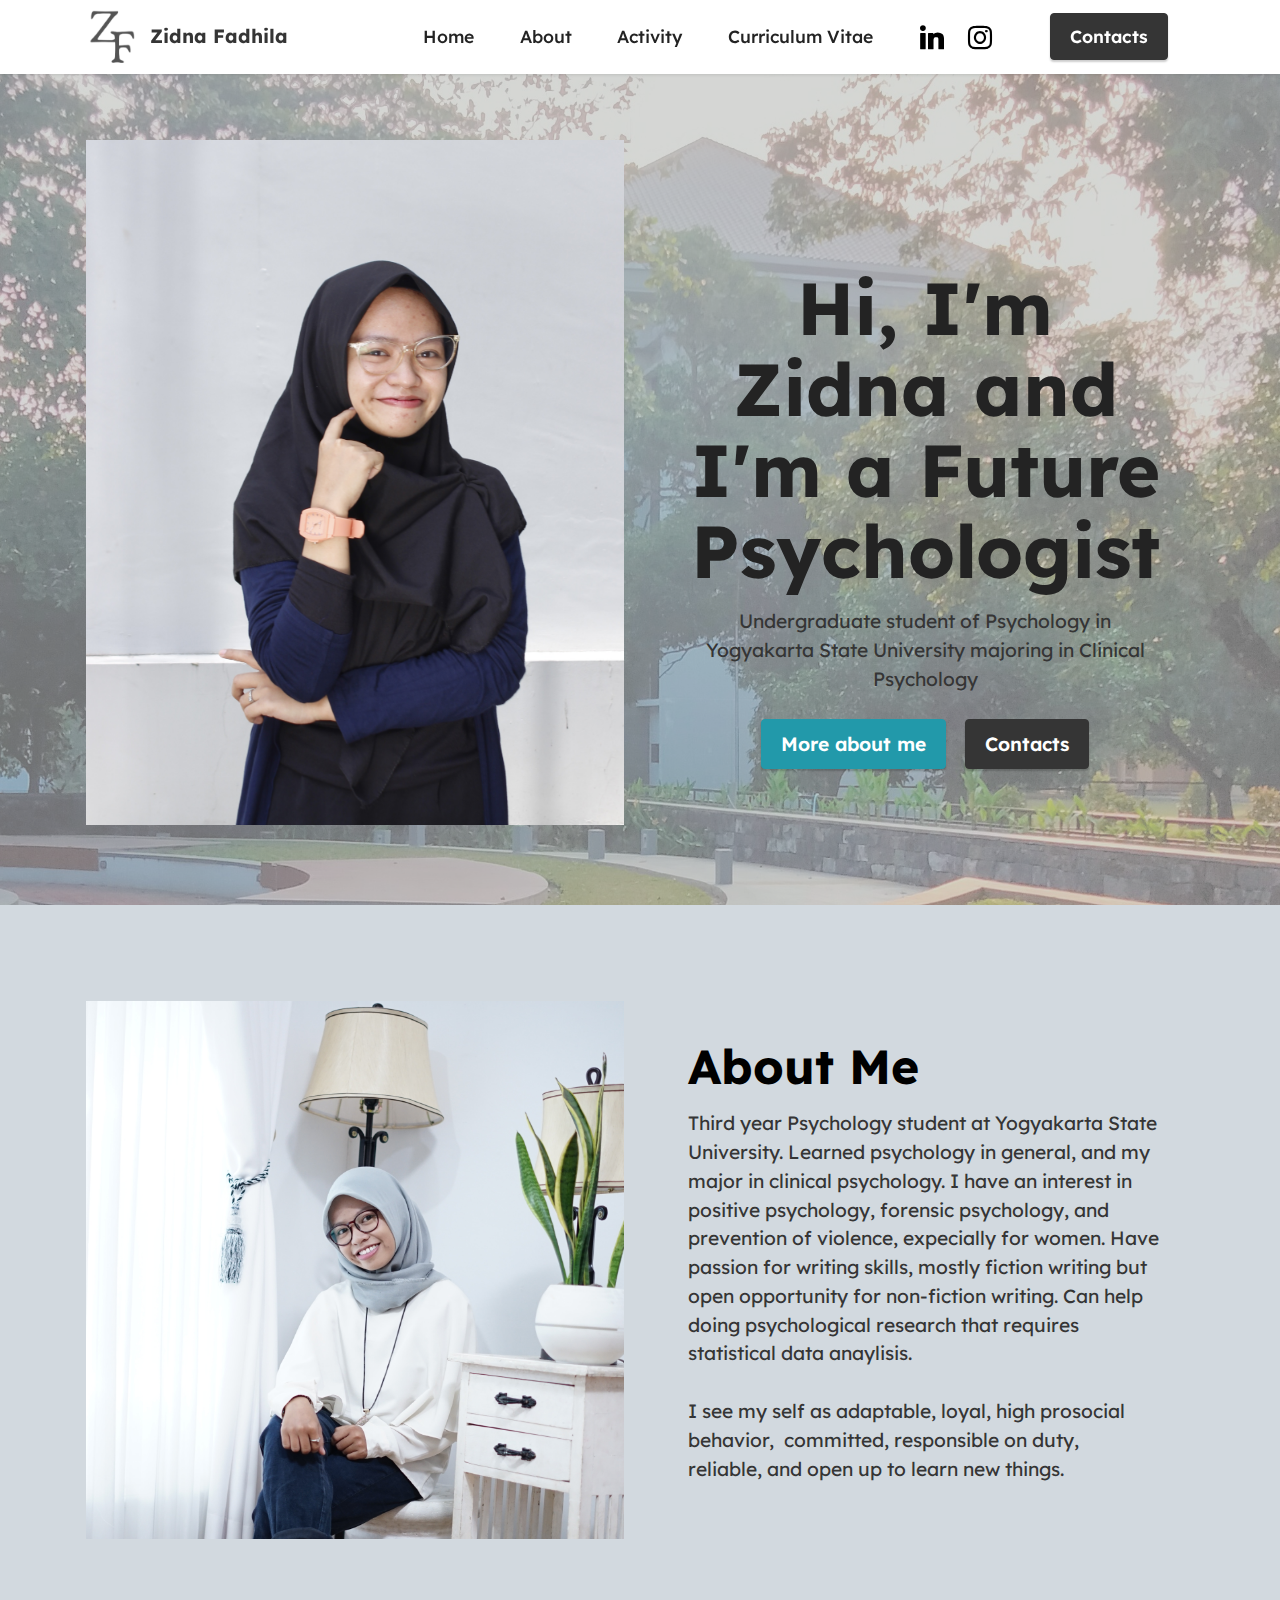
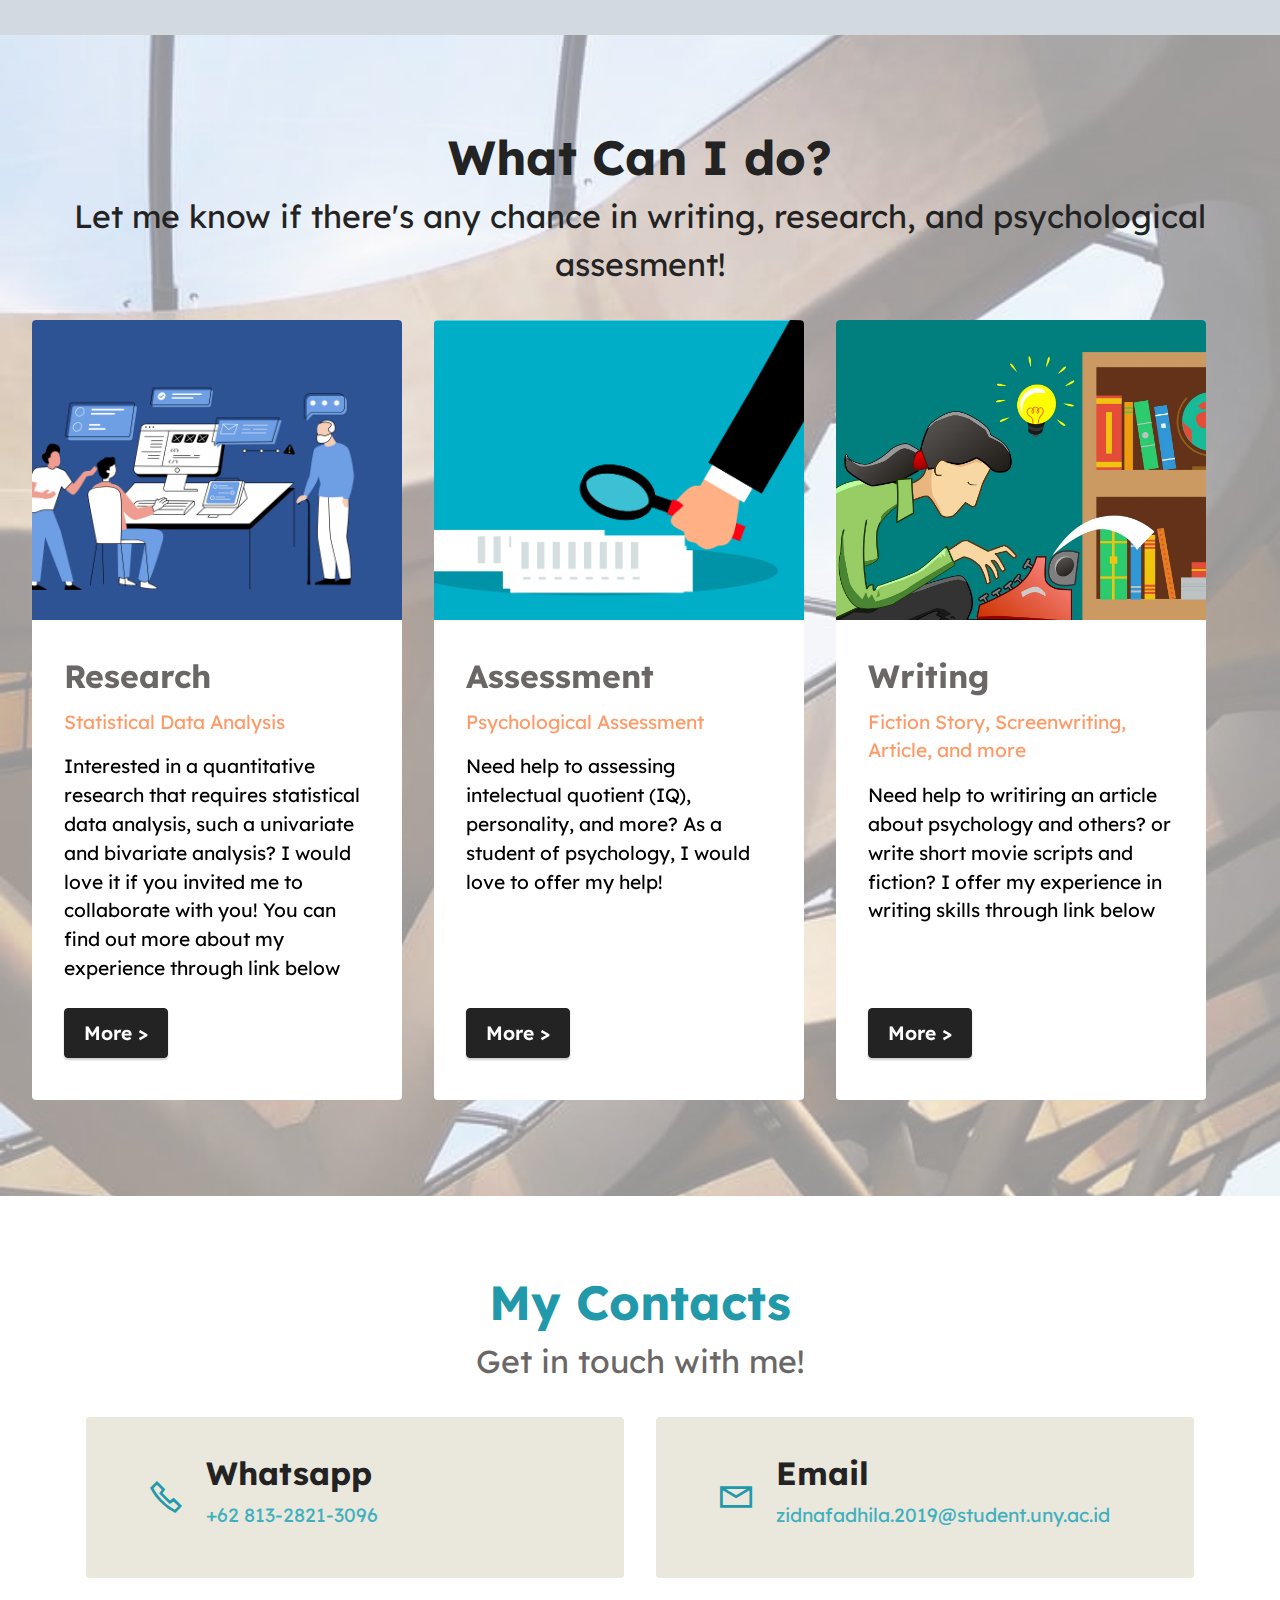
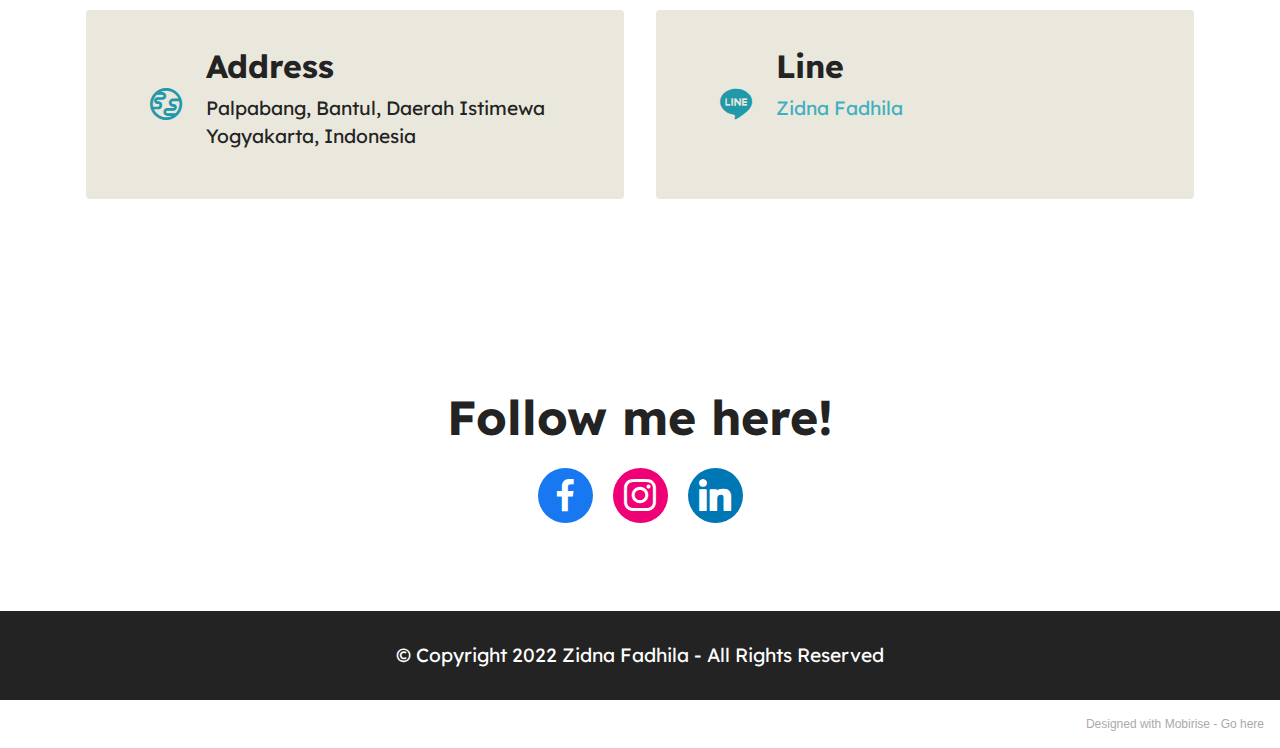
<file: index.html>
<!DOCTYPE html>
<html  >
<head>
  <!-- Site made with Mobirise Website Builder v5.6.0, https://mobirise.com -->
  <meta charset="UTF-8">
  <meta http-equiv="X-UA-Compatible" content="IE=edge">
  <meta name="generator" content="Mobirise v5.6.0, mobirise.com">
  <meta name="viewport" content="width=device-width, initial-scale=1, minimum-scale=1">
  <link rel="shortcut icon" href="assets/images/f-removebg-preview-1.png" type="image/x-icon">
  <meta name="description" content="">
  
  
  <title>Home</title>
  <link rel="stylesheet" href="assets/web/assets/mobirise-icons2/mobirise2.css">
  <link rel="stylesheet" href="assets/bootstrap/css/bootstrap.min.css">
  <link rel="stylesheet" href="assets/bootstrap/css/bootstrap-grid.min.css">
  <link rel="stylesheet" href="assets/bootstrap/css/bootstrap-reboot.min.css">
  <link rel="stylesheet" href="assets/dropdown/css/style.css">
  <link rel="stylesheet" href="assets/socicon/css/styles.css">
  <link rel="stylesheet" href="assets/theme/css/style.css">
  <link rel="preload" href="https://fonts.googleapis.com/css?family=Lexend:100,200,300,400,500,600,700,800,900&display=swap" as="style" onload="this.onload=null;this.rel='stylesheet'">
  <noscript><link rel="stylesheet" href="https://fonts.googleapis.com/css?family=Lexend:100,200,300,400,500,600,700,800,900&display=swap"></noscript>
  <link rel="preload" as="style" href="assets/mobirise/css/mbr-additional.css"><link rel="stylesheet" href="assets/mobirise/css/mbr-additional.css" type="text/css">
  
  
  
  
</head>
<body>
  
  <section data-bs-version="5.1" class="menu menu2 cid-sFF0ciwnEL" once="menu" id="menu2-0">
    
    <nav class="navbar navbar-dropdown navbar-fixed-top navbar-expand-lg">
        <div class="container">
            <div class="navbar-brand">
                <span class="navbar-logo">
                    <a href="https://mobiri.se">
                        <img src="assets/images/f-removebg-preview-1.png" alt="Mobirise" style="height: 3.3rem;">
                    </a>
                </span>
                <span class="navbar-caption-wrap"><a class="navbar-caption text-secondary text-primary display-7" href="index.html#top">Zidna Fadhila</a></span>
            </div>
            <button class="navbar-toggler" type="button" data-toggle="collapse" data-bs-toggle="collapse" data-target="#navbarSupportedContent" data-bs-target="#navbarSupportedContent" aria-controls="navbarNavAltMarkup" aria-expanded="false" aria-label="Toggle navigation">
                <div class="hamburger">
                    <span></span>
                    <span></span>
                    <span></span>
                    <span></span>
                </div>
            </button>
            <div class="collapse navbar-collapse" id="navbarSupportedContent">
                <ul class="navbar-nav nav-dropdown" data-app-modern-menu="true"><li class="nav-item"><a class="nav-link link text-black text-primary display-4" href="index.html#top">Home</a></li>
                    <li class="nav-item"><a class="nav-link link text-black text-primary display-4" href="index.html#image1-b">About</a></li><li class="nav-item"><a class="nav-link link text-black text-primary display-4" href="index.html#slider5-1">Activity</a></li>
                    <li class="nav-item"><a class="nav-link link text-black text-primary display-4" href="https://docs.google.com/document/d/1QaeKVF016JE1YJ_tyOaw0OAkGANF8NHS/edit?usp=drivesdk&ouid=107424350809309699470&rtpof=true&sd=true" target="_blank">Curriculum Vitae</a>
                    </li></ul>
                <div class="icons-menu">
                    <a class="iconfont-wrapper" href="https://www.linkedin.com/in/zidna-fadhila-6769a9143" target="_blank">
                        <span class="p-2 mbr-iconfont socicon-linkedin socicon"></span>
                    </a>
                    <a class="iconfont-wrapper" href="https://www.instagram.com/nanazi_27" target="_blank">
                        <span class="p-2 mbr-iconfont socicon-instagram socicon"></span>
                    </a>
                    
                    
                </div>
                <div class="navbar-buttons mbr-section-btn"><a class="btn btn-secondary display-4" href="index.html#contacts2-8">
                        Contacts</a></div>
            </div>
        </div>
    </nav>
</section>

<section data-bs-version="5.1" class="header11 cid-sFF0SGinka" id="header11-1">

    

    <div class="mbr-overlay" style="opacity: 0.6; background-color: rgb(187, 187, 187);"></div>

    <div class="container">
        <div class="row justify-content-center">
            <div class="col-12 col-md-6 image-wrapper">
                <img class="w-100" src="assets/images/zidna-fadhila-1.jpeg" alt="Mobirise">
            </div>
            <div class="col-12 col-md">
                <div class="text-wrapper text-center">
                    <h1 class="mbr-section-title mbr-fonts-style mb-3 display-1">
                        <strong>
</strong><div><strong><br></strong></div><div><strong>Hi, I'm Zidna and I'm a Future Psychologist</strong></div></h1>
                    <p class="mbr-text mbr-fonts-style display-7">Undergraduate student of Psychology in Yogyakarta State&nbsp;University majoring in Clinical Psychology</p>
                    <div class="mbr-section-btn mt-3"><a class="btn btn-primary display-7" href="index.html#image1-b">More about me</a> <a class="btn btn-secondary display-7" href="index.html#contacts2-8">Contacts</a></div>
                </div>
            </div>
        </div>
    </div>
</section>

<section data-bs-version="5.1" class="image1 cid-sFF75ZhH2d" id="image1-b">
    

    

    <div class="container">
        <div class="row align-items-center">
            <div class="col-12 col-lg-6">
                <div class="image-wrapper">
                    <img src="assets/images/dsc01853-2.jpeg" alt="Mobirise">
                    
                </div>
            </div>
            <div class="col-12 col-lg">
                <div class="text-wrapper">
                    <h3 class="mbr-section-title mbr-fonts-style mb-3 display-2">
                        <strong>About Me</strong></h3>
                    <p class="mbr-text mbr-fonts-style display-7">Third year Psychology student at Yogyakarta State University. Learned psychology in general, and my major in clinical psychology. I have an interest in positive psychology, forensic psychology, and prevention of violence, expecially for women. Have passion for writing skills, mostly fiction writing but open opportunity for non-fiction writing. Can help doing psychological research that requires statistical data anaylisis.&nbsp;<br><br>I see my self as adaptable, loyal, high prosocial behavior,&nbsp; committed, responsible on duty,&nbsp; reliable, and open up to learn new things.&nbsp;</p>
                </div>
            </div>
        </div>
    </div>
</section>

<section data-bs-version="5.1" class="slider5 mbr-embla cid-sZlemdwLhR" id="slider5-1">
    
    <div class="mbr-overlay"></div>
    <div class="position-relative">
        <div class="mbr-section-head">
            <h4 class="mbr-section-title mbr-fonts-style align-center mb-0 display-2">
                <strong>What Can I do?</strong></h4>
            <h5 class="mbr-section-subtitle mbr-fonts-style align-center mb-0 mt-2 display-5">Let me know if there's any chance in writing, research, and psychological assesment!</h5>
        </div>
        <div class="embla mt-4" data-skip-snaps="true" data-align="center" data-contain-scroll="trimSnaps" data-auto-play-interval="5" data-draggable="true">
            <div class="embla__viewport container-fluid">
                <div class="embla__container">
                    
                    <div class="embla__slide slider-image item active" style="margin-left: 1rem; margin-right: 1rem;">
                        <div class="slide-content">
                            <div class="item-img">
                                <div class="item-wrapper">
                                    <img src="assets/images/mbr-1.png" alt="" title="" data-slide-to="0" data-bs-slide-to="0">
                                </div>
                            </div>
                            <div class="item-content">
                                <h5 class="item-title mbr-fonts-style display-5"><strong>Research</strong></h5>
                                <h6 class="item-subtitle mbr-fonts-style mt-1 display-7">Statistical Data Analysis</h6>
                                <p class="mbr-text mbr-fonts-style mt-3 display-7">Interested in a quantitative research that requires statistical data analysis, such a univariate and bivariate analysis? I would love it if you invited me to collaborate with you! You can find out more about my experience through link below</p>
                            </div>
                            <div class="mbr-section-btn item-footer mt-2"><a href="page1.html" class="btn item-btn btn-black display-7">More &gt;</a></div>
                        </div>
                    </div><div class="embla__slide slider-image item" style="margin-left: 1rem; margin-right: 1rem;">
                        <div class="slide-content">
                            <div class="item-img">
                                <div class="item-wrapper">
                                    <img src="assets/images/mbr.png" alt="" title="" data-slide-to="1" data-bs-slide-to="1">
                                </div>
                            </div>
                            <div class="item-content">
                                <h5 class="item-title mbr-fonts-style display-5"><strong>Assessment</strong></h5>
                                <h6 class="item-subtitle mbr-fonts-style mt-1 display-7">Psychological Assessment</h6>
                                <p class="mbr-text mbr-fonts-style mt-3 display-7">Need help to assessing intelectual quotient (IQ), personality, and more? As a student of psychology, I would love to offer my help!</p>
                            </div>
                            <div class="mbr-section-btn item-footer mt-2"><a href="page2.html" class="btn item-btn btn-black display-7">More &gt;</a></div>
                        </div>
                    </div>
                    <div class="embla__slide slider-image item" style="margin-left: 1rem; margin-right: 1rem;">
                        <div class="slide-content">
                            <div class="item-img">
                                <div class="item-wrapper">
                                    <img src="assets/images/mbr-2.jpg" alt="" title="">
                                </div>
                            </div>
                            <div class="item-content">
                                <h5 class="item-title mbr-fonts-style display-5"><strong>Writing</strong></h5>
                                <h6 class="item-subtitle mbr-fonts-style mt-1 display-7">Fiction Story, Screenwriting, Article, and more</h6>
                                <p class="mbr-text mbr-fonts-style mt-3 display-7">Need help to writiring an article about psychology and others? or write short movie scripts and fiction? I offer my experience in writing skills through link below</p>
                            </div>
                            <div class="mbr-section-btn item-footer mt-2"><a href="page3.html" class="btn item-btn btn-black display-7">More &gt;</a></div>
                        </div>
                    </div>
                    
                </div>
            </div>
            <button class="embla__button embla__button--prev">
                <span class="mobi-mbri mobi-mbri-arrow-prev mbr-iconfont" aria-hidden="true"></span>
                <span class="sr-only visually-hidden visually-hidden">Previous</span>
            </button>
            <button class="embla__button embla__button--next">
                <span class="mobi-mbri mobi-mbri-arrow-next mbr-iconfont" aria-hidden="true"></span>
                <span class="sr-only visually-hidden visually-hidden">Next</span>
            </button>
        </div>
    </div>
</section>

<section data-bs-version="5.1" class="contacts2 cid-sFF3B84VW8" id="contacts2-8">
    <!---->
    
    
    <div class="container">
        <div class="mbr-section-head">
            <h3 class="mbr-section-title mbr-fonts-style align-center mb-0 display-2">
                <strong>My Contacts</strong>
            </h3>
            <h4 class="mbr-section-subtitle mbr-fonts-style align-center mb-0 mt-2 display-5">
                Get in touch with me!</h4>
        </div>
        <div class="row justify-content-center mt-4">
            <div class="card col-12 col-md-6">
                <div class="card-wrapper">
                    <div class="image-wrapper">
                        <span class="mbr-iconfont mobi-mbri-phone mobi-mbri" style="color: rgb(34, 153, 170); fill: rgb(34, 153, 170);"></span>
                    </div>
                    <div class="text-wrapper">
                        <h6 class="card-title mbr-fonts-style mb-1 display-5">
                            <strong>Whatsapp</strong></h6>
                        <p class="mbr-text mbr-fonts-style display-7"><a href="https://wa.me/6281328213096" class="text-success text-primary">+62 813-2821-3096</a></p>
                    </div>
                </div>
            </div>
            <div class="card col-12 col-md-6">
                <div class="card-wrapper">
                    <div class="image-wrapper">
                        <span class="mbr-iconfont mobi-mbri-letter mobi-mbri" style="color: rgb(34, 153, 170); fill: rgb(34, 153, 170);"></span>
                    </div>
                    <div class="text-wrapper">
                        <h6 class="card-title mbr-fonts-style mb-1 display-5">
                            <strong>Email</strong>
                        </h6>
                        <p class="mbr-text mbr-fonts-style display-7">
                            <a href="mailto:zidnafadhila.2019@student.uny.ac.id" class="text-success">zidnafadhila.2019@student.uny.ac.id</a></p>
                    </div>
                </div>
            </div>
            <div class="card col-12 col-md-6">
                <div class="card-wrapper">
                    <div class="image-wrapper">
                        <span class="mbr-iconfont mobi-mbri-globe mobi-mbri" style="color: rgb(34, 153, 170); fill: rgb(34, 153, 170);"></span>
                    </div>
                    <div class="text-wrapper">
                        <h6 class="card-title mbr-fonts-style mb-1 display-5">
                            <strong>Address</strong>
                        </h6>
                        <p class="mbr-text mbr-fonts-style display-7">Palpabang, Bantul, Daerah Istimewa Yogyakarta, Indonesia</p>
                    </div>
                </div>
            </div>
            <div class="card col-12 col-md-6">
                <div class="card-wrapper">
                    <div class="image-wrapper">
                        <span class="mbr-iconfont socicon-line socicon" style="color: rgb(34, 153, 170); fill: rgb(34, 153, 170);"></span>
                    </div>
                    <div class="text-wrapper">
                        <h6 class="card-title mbr-fonts-style mb-1 display-5"><strong>Line</strong></h6>
                        <p class="mbr-text mbr-fonts-style display-7"><em><a href="https://line.me/ti/p/6005apGvsk" class="text-success text-primary">Zidna Fadhila</a></em></p>
                    </div>
                </div>
            </div>
        </div>
    </div>
</section>

<section data-bs-version="5.1" class="share3 cid-sZln8qSHEq" id="share3-2">
    
     
    
    

    <div class="container">
        <div class="media-container-row">
            <div class="col-12">
                <h3 class="mbr-section-title align-center mb-3 mbr-fonts-style display-2"><strong>Follow me here!</strong></h3>
                <div class="social-list align-center">
                   
                    <a class="iconfont-wrapper bg-facebook m-2 " target="_blank" href="https://www.facebook.com/profile.php?id=100009089945121">
                            <span class="socicon-facebook socicon"></span>
                        </a>
                        
                        <a class="iconfont-wrapper bg-instagram m-2" href="https://www.instagram.com/nanazi_27" target="_blank">
                            <span class="socicon-instagram socicon"></span>
                        </a>
                        
                        
                        <a class="iconfont-wrapper bg-linkedin m-2" href="https://www.linkedin.com/in/zidna-fadhila-6769a9143" target="_blank">
                            <span class="socicon-linkedin socicon"></span>
                        </a>
                        
                        
                        
                        
                        
                </div>
            </div>
        </div>
    </div>
</section>

<section data-bs-version="5.1" class="footer7 cid-sFF3CYc3p7" once="footers" id="footer7-9">

    

    

    <div class="container">
        <div class="media-container-row align-center mbr-white">
            <div class="col-12">
                <p class="mbr-text mb-0 mbr-fonts-style display-7">
                    © Copyright 2022 Zidna Fadhila - All Rights Reserved
                </p>
            </div>
        </div>
    </div>
</section><section style="background-color: #fff; font-family: -apple-system, BlinkMacSystemFont, 'Segoe UI', 'Roboto', 'Helvetica Neue', Arial, sans-serif; color:#aaa; font-size:12px; padding: 0; align-items: center; display: flex;"><a href="https://mobirise.site/s" style="flex: 1 1; height: 3rem; padding-left: 1rem;"></a><p style="flex: 0 0 auto; margin:0; padding-right:1rem;">Designed with Mobirise - <a href="https://mobirise.site/k" style="color:#aaa;">Go here</a></p></section><script src="assets/bootstrap/js/bootstrap.bundle.min.js"></script>  <script src="assets/smoothscroll/smooth-scroll.js"></script>  <script src="assets/ytplayer/index.js"></script>  <script src="assets/dropdown/js/navbar-dropdown.js"></script>  <script src="assets/embla/embla.min.js"></script>  <script src="assets/embla/script.js"></script>  <script src="assets/theme/js/script.js"></script>  
  
  
</body>
</html>
</file>
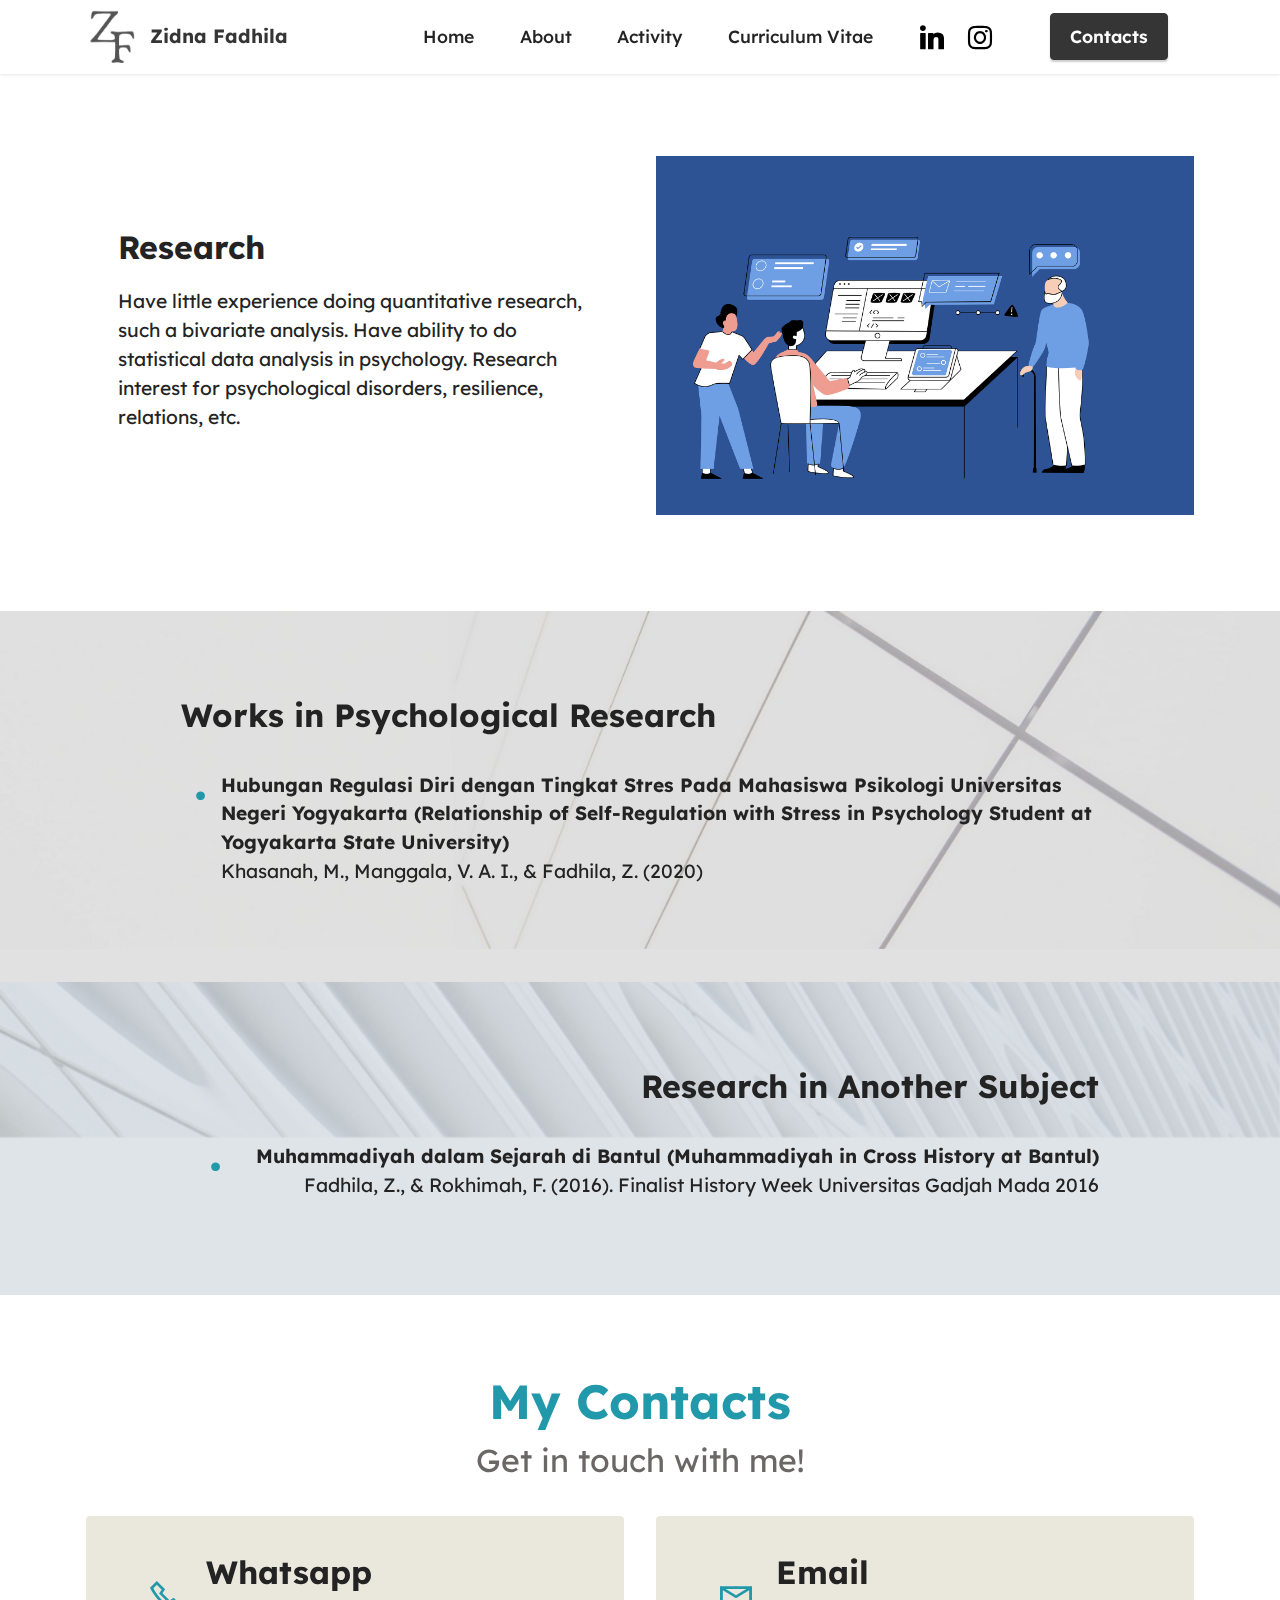
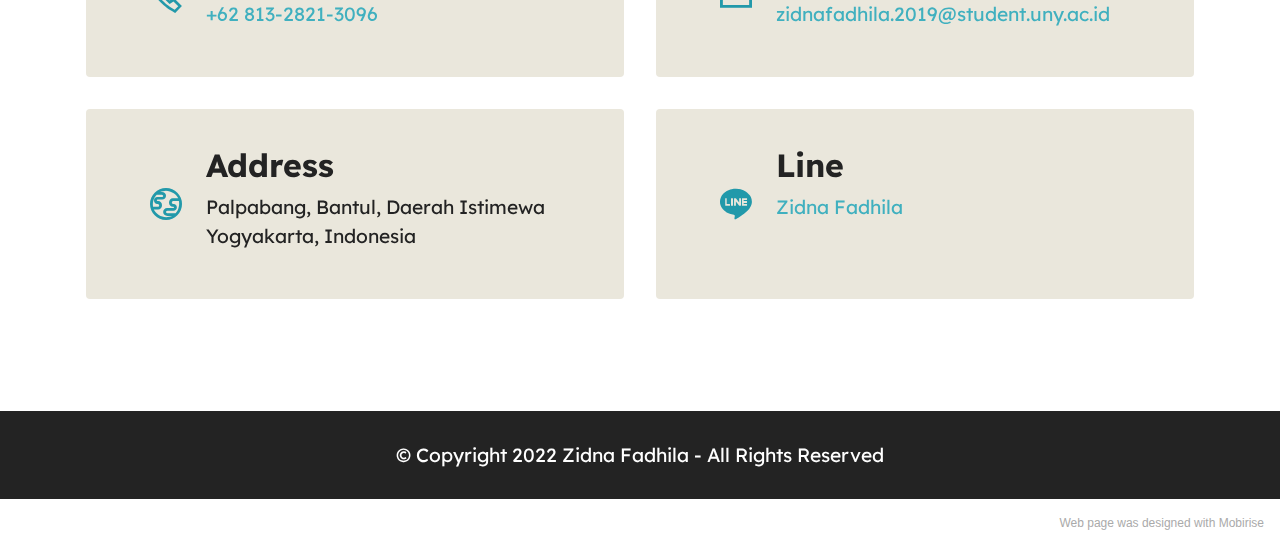
<file: page1.html>
<!DOCTYPE html>
<html  >
<head>
  <!-- Site made with Mobirise Website Builder v5.6.0, https://mobirise.com -->
  <meta charset="UTF-8">
  <meta http-equiv="X-UA-Compatible" content="IE=edge">
  <meta name="generator" content="Mobirise v5.6.0, mobirise.com">
  <meta name="viewport" content="width=device-width, initial-scale=1, minimum-scale=1">
  <link rel="shortcut icon" href="assets/images/f-removebg-preview-1.png" type="image/x-icon">
  <meta name="description" content="">
  
  
  <title>Research</title>
  <link rel="stylesheet" href="assets/web/assets/mobirise-icons2/mobirise2.css">
  <link rel="stylesheet" href="assets/bootstrap/css/bootstrap.min.css">
  <link rel="stylesheet" href="assets/bootstrap/css/bootstrap-grid.min.css">
  <link rel="stylesheet" href="assets/bootstrap/css/bootstrap-reboot.min.css">
  <link rel="stylesheet" href="assets/parallax/jarallax.css">
  <link rel="stylesheet" href="assets/dropdown/css/style.css">
  <link rel="stylesheet" href="assets/socicon/css/styles.css">
  <link rel="stylesheet" href="assets/theme/css/style.css">
  <link rel="preload" href="https://fonts.googleapis.com/css?family=Lexend:100,200,300,400,500,600,700,800,900&display=swap" as="style" onload="this.onload=null;this.rel='stylesheet'">
  <noscript><link rel="stylesheet" href="https://fonts.googleapis.com/css?family=Lexend:100,200,300,400,500,600,700,800,900&display=swap"></noscript>
  <link rel="preload" as="style" href="assets/mobirise/css/mbr-additional.css"><link rel="stylesheet" href="assets/mobirise/css/mbr-additional.css" type="text/css">
  
  
  
  
</head>
<body>
  
  <section data-bs-version="5.1" class="menu menu2 cid-sFF0ciwnEL" once="menu" id="menu2-3">
    
    <nav class="navbar navbar-dropdown navbar-fixed-top navbar-expand-lg">
        <div class="container">
            <div class="navbar-brand">
                <span class="navbar-logo">
                    <a href="https://mobiri.se">
                        <img src="assets/images/f-removebg-preview-1.png" alt="Mobirise" style="height: 3.3rem;">
                    </a>
                </span>
                <span class="navbar-caption-wrap"><a class="navbar-caption text-secondary text-primary display-7" href="index.html#top">Zidna Fadhila</a></span>
            </div>
            <button class="navbar-toggler" type="button" data-toggle="collapse" data-bs-toggle="collapse" data-target="#navbarSupportedContent" data-bs-target="#navbarSupportedContent" aria-controls="navbarNavAltMarkup" aria-expanded="false" aria-label="Toggle navigation">
                <div class="hamburger">
                    <span></span>
                    <span></span>
                    <span></span>
                    <span></span>
                </div>
            </button>
            <div class="collapse navbar-collapse" id="navbarSupportedContent">
                <ul class="navbar-nav nav-dropdown" data-app-modern-menu="true"><li class="nav-item"><a class="nav-link link text-black text-primary display-4" href="index.html#top">Home</a></li>
                    <li class="nav-item"><a class="nav-link link text-black text-primary display-4" href="index.html#image1-b">About</a></li><li class="nav-item"><a class="nav-link link text-black text-primary display-4" href="index.html#slider5-1">Activity</a></li>
                    <li class="nav-item"><a class="nav-link link text-black text-primary display-4" href="https://docs.google.com/document/d/1QaeKVF016JE1YJ_tyOaw0OAkGANF8NHS/edit?usp=drivesdk&ouid=107424350809309699470&rtpof=true&sd=true" target="_blank">Curriculum Vitae</a>
                    </li></ul>
                <div class="icons-menu">
                    <a class="iconfont-wrapper" href="https://www.linkedin.com/in/zidna-fadhila-6769a9143" target="_blank">
                        <span class="p-2 mbr-iconfont socicon-linkedin socicon"></span>
                    </a>
                    <a class="iconfont-wrapper" href="https://www.instagram.com/nanazi_27" target="_blank">
                        <span class="p-2 mbr-iconfont socicon-instagram socicon"></span>
                    </a>
                    
                    
                </div>
                <div class="navbar-buttons mbr-section-btn"><a class="btn btn-secondary display-4" href="index.html#contacts2-8">
                        Contacts</a></div>
            </div>
        </div>
    </nav>
</section>

<section data-bs-version="5.1" class="image2 cid-sZm18G2NCY" id="image2-b">
    

    

    <div class="container">
        <div class="row align-items-center">
            <div class="col-12 col-lg-6">
                <div class="image-wrapper">
                    <img src="assets/images/mbr-2.png" alt="Mobirise">
                    
                </div>
            </div>
            <div class="col-12 col-lg">
                <div class="text-wrapper">
                    <h3 class="mbr-section-title mbr-fonts-style mb-3 display-5">
                        <strong>Research</strong></h3>
                    <p class="mbr-text mbr-fonts-style display-7">Have little experience doing quantitative research, such a bivariate analysis. Have ability to do statistical data analysis in psychology. Research interest for psychological disorders, resilience, relations, etc.</p>
                </div>
            </div>
        </div>
    </div>
</section>

<section data-bs-version="5.1" class="content14 cid-sZm3xUA4cz mbr-parallax-background" id="content14-c">
    
    <div class="mbr-overlay" style="opacity: 0.2; background-color: rgb(107, 103, 103);"></div>
    
    <div class="container">
        <div class="row justify-content-center">
            <div class="col-md-12 col-lg-10">
                    <h3 class="mbr-section-title mbr-fonts-style mb-4 display-5">
                        <strong>Works in Psychological Research</strong></h3>
                <ul class="list mbr-fonts-style display-7">
                    <li><strong>Hubungan Regulasi Diri dengan Tingkat Stres Pada Mahasiswa Psikologi Universitas Negeri Yogyakarta (Relationship of Self-Regulation with Stress in Psychology Student at Yogyakarta State University)</strong><br>Khasanah, M., Manggala, V. A. I., &amp; Fadhila, Z. (2020)</li>
                </ul>
            </div>
        </div>
    </div>
</section>

<section data-bs-version="5.1" class="content14 cid-sZmior6TCr mbr-parallax-background" id="content14-d">
    
    <div class="mbr-overlay" style="opacity: 0.7; background-color: rgb(210, 217, 223);"></div>
    
    <div class="container">
        <div class="row justify-content-center">
            <div class="col-md-12 col-lg-10">
                    <h3 class="mbr-section-title mbr-fonts-style mb-4 display-5"><strong>Research in Another Subject</strong></h3>
                <ul class="list mbr-fonts-style display-7">
                    <li><strong>Muhammadiyah dalam Sejarah di Bantul (Muhammadiyah in Cross History at Bantul)</strong><br>Fadhila, Z., &amp; Rokhimah, F. (2016). Finalist History Week Universitas Gadjah Mada 2016</li>
                </ul>
            </div>
        </div>
    </div>
</section>

<section data-bs-version="5.1" class="contacts2 cid-sZmKOW04CP" id="contacts2-o">
    <!---->
    
    
    <div class="container">
        <div class="mbr-section-head">
            <h3 class="mbr-section-title mbr-fonts-style align-center mb-0 display-2">
                <strong>My Contacts</strong>
            </h3>
            <h4 class="mbr-section-subtitle mbr-fonts-style align-center mb-0 mt-2 display-5">
                Get in touch with me!</h4>
        </div>
        <div class="row justify-content-center mt-4">
            <div class="card col-12 col-md-6">
                <div class="card-wrapper">
                    <div class="image-wrapper">
                        <span class="mbr-iconfont mobi-mbri-phone mobi-mbri" style="color: rgb(34, 153, 170); fill: rgb(34, 153, 170);"></span>
                    </div>
                    <div class="text-wrapper">
                        <h6 class="card-title mbr-fonts-style mb-1 display-5">
                            <strong>Whatsapp</strong></h6>
                        <p class="mbr-text mbr-fonts-style display-7"><a href="https://wa.me/6281328213096" class="text-success text-primary">+62 813-2821-3096</a></p>
                    </div>
                </div>
            </div>
            <div class="card col-12 col-md-6">
                <div class="card-wrapper">
                    <div class="image-wrapper">
                        <span class="mbr-iconfont mobi-mbri-letter mobi-mbri" style="color: rgb(34, 153, 170); fill: rgb(34, 153, 170);"></span>
                    </div>
                    <div class="text-wrapper">
                        <h6 class="card-title mbr-fonts-style mb-1 display-5">
                            <strong>Email</strong>
                        </h6>
                        <p class="mbr-text mbr-fonts-style display-7">
                            <a href="mailto:zidnafadhila.2019@student.uny.ac.id" class="text-success">zidnafadhila.2019@student.uny.ac.id</a></p>
                    </div>
                </div>
            </div>
            <div class="card col-12 col-md-6">
                <div class="card-wrapper">
                    <div class="image-wrapper">
                        <span class="mbr-iconfont mobi-mbri-globe mobi-mbri" style="color: rgb(34, 153, 170); fill: rgb(34, 153, 170);"></span>
                    </div>
                    <div class="text-wrapper">
                        <h6 class="card-title mbr-fonts-style mb-1 display-5">
                            <strong>Address</strong>
                        </h6>
                        <p class="mbr-text mbr-fonts-style display-7">Palpabang, Bantul, Daerah Istimewa Yogyakarta, Indonesia</p>
                    </div>
                </div>
            </div>
            <div class="card col-12 col-md-6">
                <div class="card-wrapper">
                    <div class="image-wrapper">
                        <span class="mbr-iconfont socicon-line socicon" style="color: rgb(34, 153, 170); fill: rgb(34, 153, 170);"></span>
                    </div>
                    <div class="text-wrapper">
                        <h6 class="card-title mbr-fonts-style mb-1 display-5"><strong>Line</strong></h6>
                        <p class="mbr-text mbr-fonts-style display-7"><em><a href="https://line.me/ti/p/6005apGvsk" class="text-success text-primary">Zidna Fadhila</a></em></p>
                    </div>
                </div>
            </div>
        </div>
    </div>
</section>

<section data-bs-version="5.1" class="footer7 cid-sFF3CYc3p7" once="footers" id="footer7-4">

    

    

    <div class="container">
        <div class="media-container-row align-center mbr-white">
            <div class="col-12">
                <p class="mbr-text mb-0 mbr-fonts-style display-7">
                    © Copyright 2022 Zidna Fadhila - All Rights Reserved
                </p>
            </div>
        </div>
    </div>
</section><section style="background-color: #fff; font-family: -apple-system, BlinkMacSystemFont, 'Segoe UI', 'Roboto', 'Helvetica Neue', Arial, sans-serif; color:#aaa; font-size:12px; padding: 0; align-items: center; display: flex;"><a href="https://mobirise.site/y" style="flex: 1 1; height: 3rem; padding-left: 1rem;"></a><p style="flex: 0 0 auto; margin:0; padding-right:1rem;">Web page was <a href="https://mobirise.site/h" style="color:#aaa;">designed with</a> Mobirise</p></section><script src="assets/bootstrap/js/bootstrap.bundle.min.js"></script>  <script src="assets/parallax/jarallax.js"></script>  <script src="assets/smoothscroll/smooth-scroll.js"></script>  <script src="assets/ytplayer/index.js"></script>  <script src="assets/dropdown/js/navbar-dropdown.js"></script>  <script src="assets/theme/js/script.js"></script>  
  
  
</body>
</html>
</file>
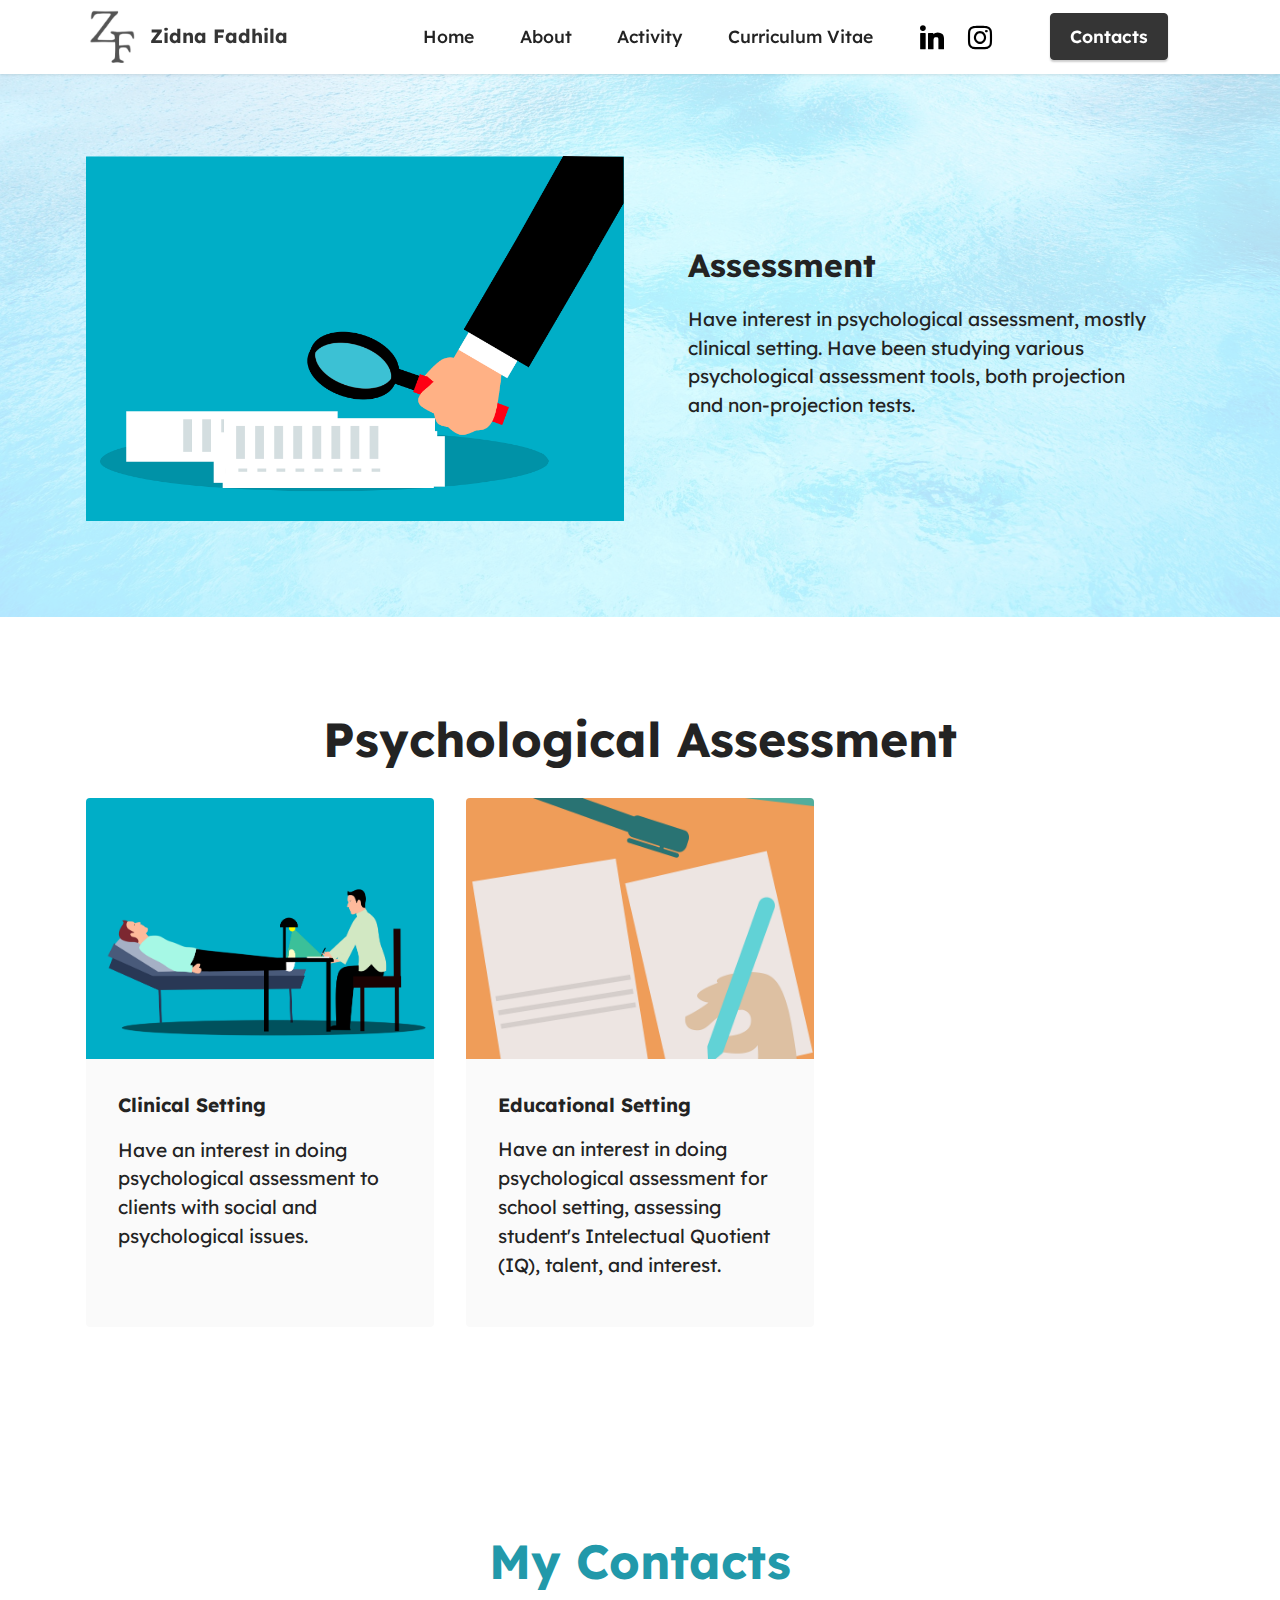
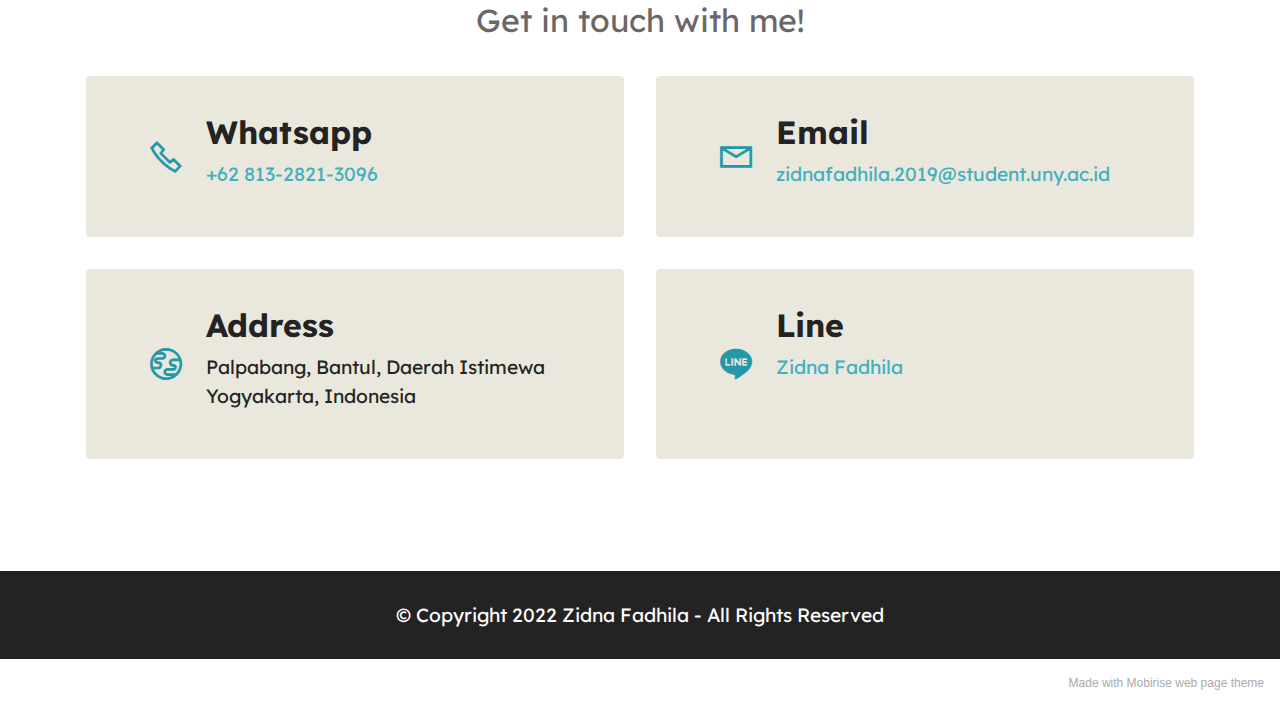
<file: page2.html>
<!DOCTYPE html>
<html  >
<head>
  <!-- Site made with Mobirise Website Builder v5.6.0, https://mobirise.com -->
  <meta charset="UTF-8">
  <meta http-equiv="X-UA-Compatible" content="IE=edge">
  <meta name="generator" content="Mobirise v5.6.0, mobirise.com">
  <meta name="viewport" content="width=device-width, initial-scale=1, minimum-scale=1">
  <link rel="shortcut icon" href="assets/images/f-removebg-preview-1.png" type="image/x-icon">
  <meta name="description" content="">
  
  
  <title>Assessment</title>
  <link rel="stylesheet" href="assets/web/assets/mobirise-icons2/mobirise2.css">
  <link rel="stylesheet" href="assets/bootstrap/css/bootstrap.min.css">
  <link rel="stylesheet" href="assets/bootstrap/css/bootstrap-grid.min.css">
  <link rel="stylesheet" href="assets/bootstrap/css/bootstrap-reboot.min.css">
  <link rel="stylesheet" href="assets/dropdown/css/style.css">
  <link rel="stylesheet" href="assets/socicon/css/styles.css">
  <link rel="stylesheet" href="assets/theme/css/style.css">
  <link rel="preload" href="https://fonts.googleapis.com/css?family=Lexend:100,200,300,400,500,600,700,800,900&display=swap" as="style" onload="this.onload=null;this.rel='stylesheet'">
  <noscript><link rel="stylesheet" href="https://fonts.googleapis.com/css?family=Lexend:100,200,300,400,500,600,700,800,900&display=swap"></noscript>
  <link rel="preload" as="style" href="assets/mobirise/css/mbr-additional.css"><link rel="stylesheet" href="assets/mobirise/css/mbr-additional.css" type="text/css">
  
  
  
  
</head>
<body>
  
  <section data-bs-version="5.1" class="menu menu2 cid-sFF0ciwnEL" once="menu" id="menu2-5">
    
    <nav class="navbar navbar-dropdown navbar-fixed-top navbar-expand-lg">
        <div class="container">
            <div class="navbar-brand">
                <span class="navbar-logo">
                    <a href="https://mobiri.se">
                        <img src="assets/images/f-removebg-preview-1.png" alt="Mobirise" style="height: 3.3rem;">
                    </a>
                </span>
                <span class="navbar-caption-wrap"><a class="navbar-caption text-secondary text-primary display-7" href="index.html#top">Zidna Fadhila</a></span>
            </div>
            <button class="navbar-toggler" type="button" data-toggle="collapse" data-bs-toggle="collapse" data-target="#navbarSupportedContent" data-bs-target="#navbarSupportedContent" aria-controls="navbarNavAltMarkup" aria-expanded="false" aria-label="Toggle navigation">
                <div class="hamburger">
                    <span></span>
                    <span></span>
                    <span></span>
                    <span></span>
                </div>
            </button>
            <div class="collapse navbar-collapse" id="navbarSupportedContent">
                <ul class="navbar-nav nav-dropdown" data-app-modern-menu="true"><li class="nav-item"><a class="nav-link link text-black text-primary display-4" href="index.html#top">Home</a></li>
                    <li class="nav-item"><a class="nav-link link text-black text-primary display-4" href="index.html#image1-b">About</a></li><li class="nav-item"><a class="nav-link link text-black text-primary display-4" href="index.html#slider5-1">Activity</a></li>
                    <li class="nav-item"><a class="nav-link link text-black text-primary display-4" href="https://docs.google.com/document/d/1QaeKVF016JE1YJ_tyOaw0OAkGANF8NHS/edit?usp=drivesdk&ouid=107424350809309699470&rtpof=true&sd=true" target="_blank">Curriculum Vitae</a>
                    </li></ul>
                <div class="icons-menu">
                    <a class="iconfont-wrapper" href="https://www.linkedin.com/in/zidna-fadhila-6769a9143" target="_blank">
                        <span class="p-2 mbr-iconfont socicon-linkedin socicon"></span>
                    </a>
                    <a class="iconfont-wrapper" href="https://www.instagram.com/nanazi_27" target="_blank">
                        <span class="p-2 mbr-iconfont socicon-instagram socicon"></span>
                    </a>
                    
                    
                </div>
                <div class="navbar-buttons mbr-section-btn"><a class="btn btn-secondary display-4" href="index.html#contacts2-8">
                        Contacts</a></div>
            </div>
        </div>
    </nav>
</section>

<section data-bs-version="5.1" class="image1 cid-sZmlAoK8uv" id="image1-f">
    

    <div class="mbr-overlay" style="opacity: 0.7; background-color: rgb(255, 255, 255);">
    </div>

    <div class="container">
        <div class="row align-items-center">
            <div class="col-12 col-lg-6">
                <div class="image-wrapper">
                    <img src="assets/images/mbr-3.png" alt="Mobirise">
                    
                </div>
            </div>
            <div class="col-12 col-lg">
                <div class="text-wrapper">
                    <h3 class="mbr-section-title mbr-fonts-style mb-3 display-5">
                        <strong>Assessment</strong></h3>
                    <p class="mbr-text mbr-fonts-style display-7">Have interest in psychological assessment, mostly clinical setting. Have been studying various psychological assessment tools, both projection and non-projection tests.&nbsp;</p>
                </div>
            </div>
        </div>
    </div>
</section>

<section data-bs-version="5.1" class="features3 cid-sZmnKIzalj" id="features3-i">
    
    
    <div class="container">
        <div class="mbr-section-head">
            <h4 class="mbr-section-title mbr-fonts-style align-center mb-0 display-2">
                <strong>Psychological Assessment</strong></h4>
            
        </div>
        <div class="row mt-4">
            
            <div class="item features-image сol-12 col-md-6 col-lg-4 active">
                <div class="item-wrapper">
                    <div class="item-img">
                        <img src="assets/images/mbr-8.png" alt="">
                    </div>
                    <div class="item-content">
                        <h5 class="item-title mbr-fonts-style display-7"><strong>Clinical Setting</strong></h5>
                        
                        <p class="mbr-text mbr-fonts-style mt-3 display-7">Have an interest in doing psychological assessment to clients with social and psychological issues.&nbsp;</p>
                    </div>
                    
                </div>
            </div><div class="item features-image сol-12 col-md-6 col-lg-4 active">
                <div class="item-wrapper">
                    <div class="item-img">
                        <img src="assets/images/mbr-7.png" alt="" data-slide-to="1" data-bs-slide-to="2">
                    </div>
                    <div class="item-content">
                        <h5 class="item-title mbr-fonts-style display-7"><strong>Educational Setting</strong></h5>
                        
                        <p class="mbr-text mbr-fonts-style mt-3 display-7">Have an interest in doing psychological assessment for school setting, assessing student's Intelectual Quotient (IQ), talent, and interest.&nbsp;</p>
                    </div>
                    
                </div>
            </div>
            
        </div>
    </div>
</section>

<section data-bs-version="5.1" class="contacts2 cid-sZmL1ibM4Y" id="contacts2-p">
    <!---->
    
    
    <div class="container">
        <div class="mbr-section-head">
            <h3 class="mbr-section-title mbr-fonts-style align-center mb-0 display-2">
                <strong>My Contacts</strong>
            </h3>
            <h4 class="mbr-section-subtitle mbr-fonts-style align-center mb-0 mt-2 display-5">
                Get in touch with me!</h4>
        </div>
        <div class="row justify-content-center mt-4">
            <div class="card col-12 col-md-6">
                <div class="card-wrapper">
                    <div class="image-wrapper">
                        <span class="mbr-iconfont mobi-mbri-phone mobi-mbri" style="color: rgb(34, 153, 170); fill: rgb(34, 153, 170);"></span>
                    </div>
                    <div class="text-wrapper">
                        <h6 class="card-title mbr-fonts-style mb-1 display-5">
                            <strong>Whatsapp</strong></h6>
                        <p class="mbr-text mbr-fonts-style display-7"><a href="https://wa.me/6281328213096" class="text-success text-primary">+62 813-2821-3096</a></p>
                    </div>
                </div>
            </div>
            <div class="card col-12 col-md-6">
                <div class="card-wrapper">
                    <div class="image-wrapper">
                        <span class="mbr-iconfont mobi-mbri-letter mobi-mbri" style="color: rgb(34, 153, 170); fill: rgb(34, 153, 170);"></span>
                    </div>
                    <div class="text-wrapper">
                        <h6 class="card-title mbr-fonts-style mb-1 display-5">
                            <strong>Email</strong>
                        </h6>
                        <p class="mbr-text mbr-fonts-style display-7">
                            <a href="mailto:zidnafadhila.2019@student.uny.ac.id" class="text-success">zidnafadhila.2019@student.uny.ac.id</a></p>
                    </div>
                </div>
            </div>
            <div class="card col-12 col-md-6">
                <div class="card-wrapper">
                    <div class="image-wrapper">
                        <span class="mbr-iconfont mobi-mbri-globe mobi-mbri" style="color: rgb(34, 153, 170); fill: rgb(34, 153, 170);"></span>
                    </div>
                    <div class="text-wrapper">
                        <h6 class="card-title mbr-fonts-style mb-1 display-5">
                            <strong>Address</strong>
                        </h6>
                        <p class="mbr-text mbr-fonts-style display-7">Palpabang, Bantul, Daerah Istimewa Yogyakarta, Indonesia</p>
                    </div>
                </div>
            </div>
            <div class="card col-12 col-md-6">
                <div class="card-wrapper">
                    <div class="image-wrapper">
                        <span class="mbr-iconfont socicon-line socicon" style="color: rgb(34, 153, 170); fill: rgb(34, 153, 170);"></span>
                    </div>
                    <div class="text-wrapper">
                        <h6 class="card-title mbr-fonts-style mb-1 display-5"><strong>Line</strong></h6>
                        <p class="mbr-text mbr-fonts-style display-7"><em><a href="https://line.me/ti/p/6005apGvsk" class="text-success text-primary">Zidna Fadhila</a></em></p>
                    </div>
                </div>
            </div>
        </div>
    </div>
</section>

<section data-bs-version="5.1" class="footer7 cid-sFF3CYc3p7" once="footers" id="footer7-6">

    

    

    <div class="container">
        <div class="media-container-row align-center mbr-white">
            <div class="col-12">
                <p class="mbr-text mb-0 mbr-fonts-style display-7">
                    © Copyright 2022 Zidna Fadhila - All Rights Reserved
                </p>
            </div>
        </div>
    </div>
</section><section style="background-color: #fff; font-family: -apple-system, BlinkMacSystemFont, 'Segoe UI', 'Roboto', 'Helvetica Neue', Arial, sans-serif; color:#aaa; font-size:12px; padding: 0; align-items: center; display: flex;"><a href="https://mobirise.site/w" style="flex: 1 1; height: 3rem; padding-left: 1rem;"></a><p style="flex: 0 0 auto; margin:0; padding-right:1rem;">Made with Mobirise <a href="https://mobirise.site/u" style="color:#aaa;">web page</a> theme</p></section><script src="assets/bootstrap/js/bootstrap.bundle.min.js"></script>  <script src="assets/smoothscroll/smooth-scroll.js"></script>  <script src="assets/ytplayer/index.js"></script>  <script src="assets/dropdown/js/navbar-dropdown.js"></script>  <script src="assets/theme/js/script.js"></script>  
  
  
</body>
</html>
</file>
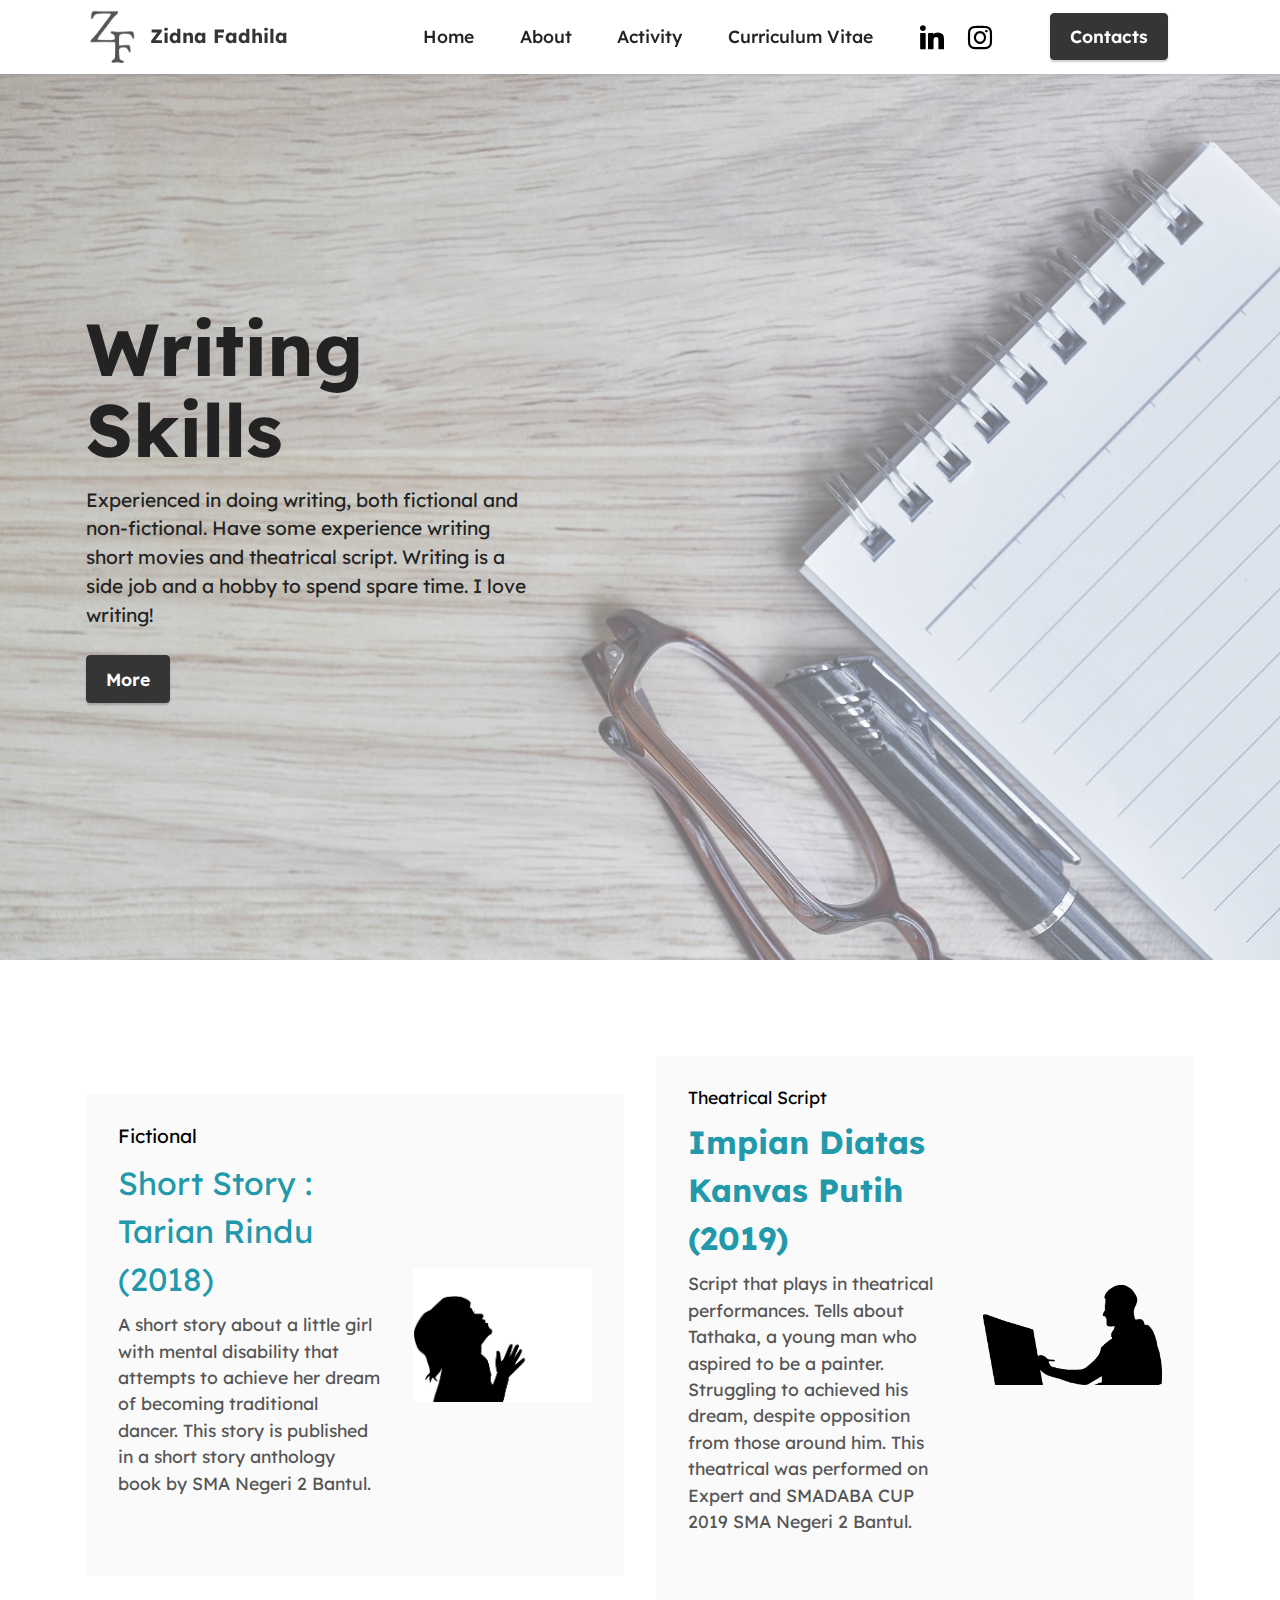
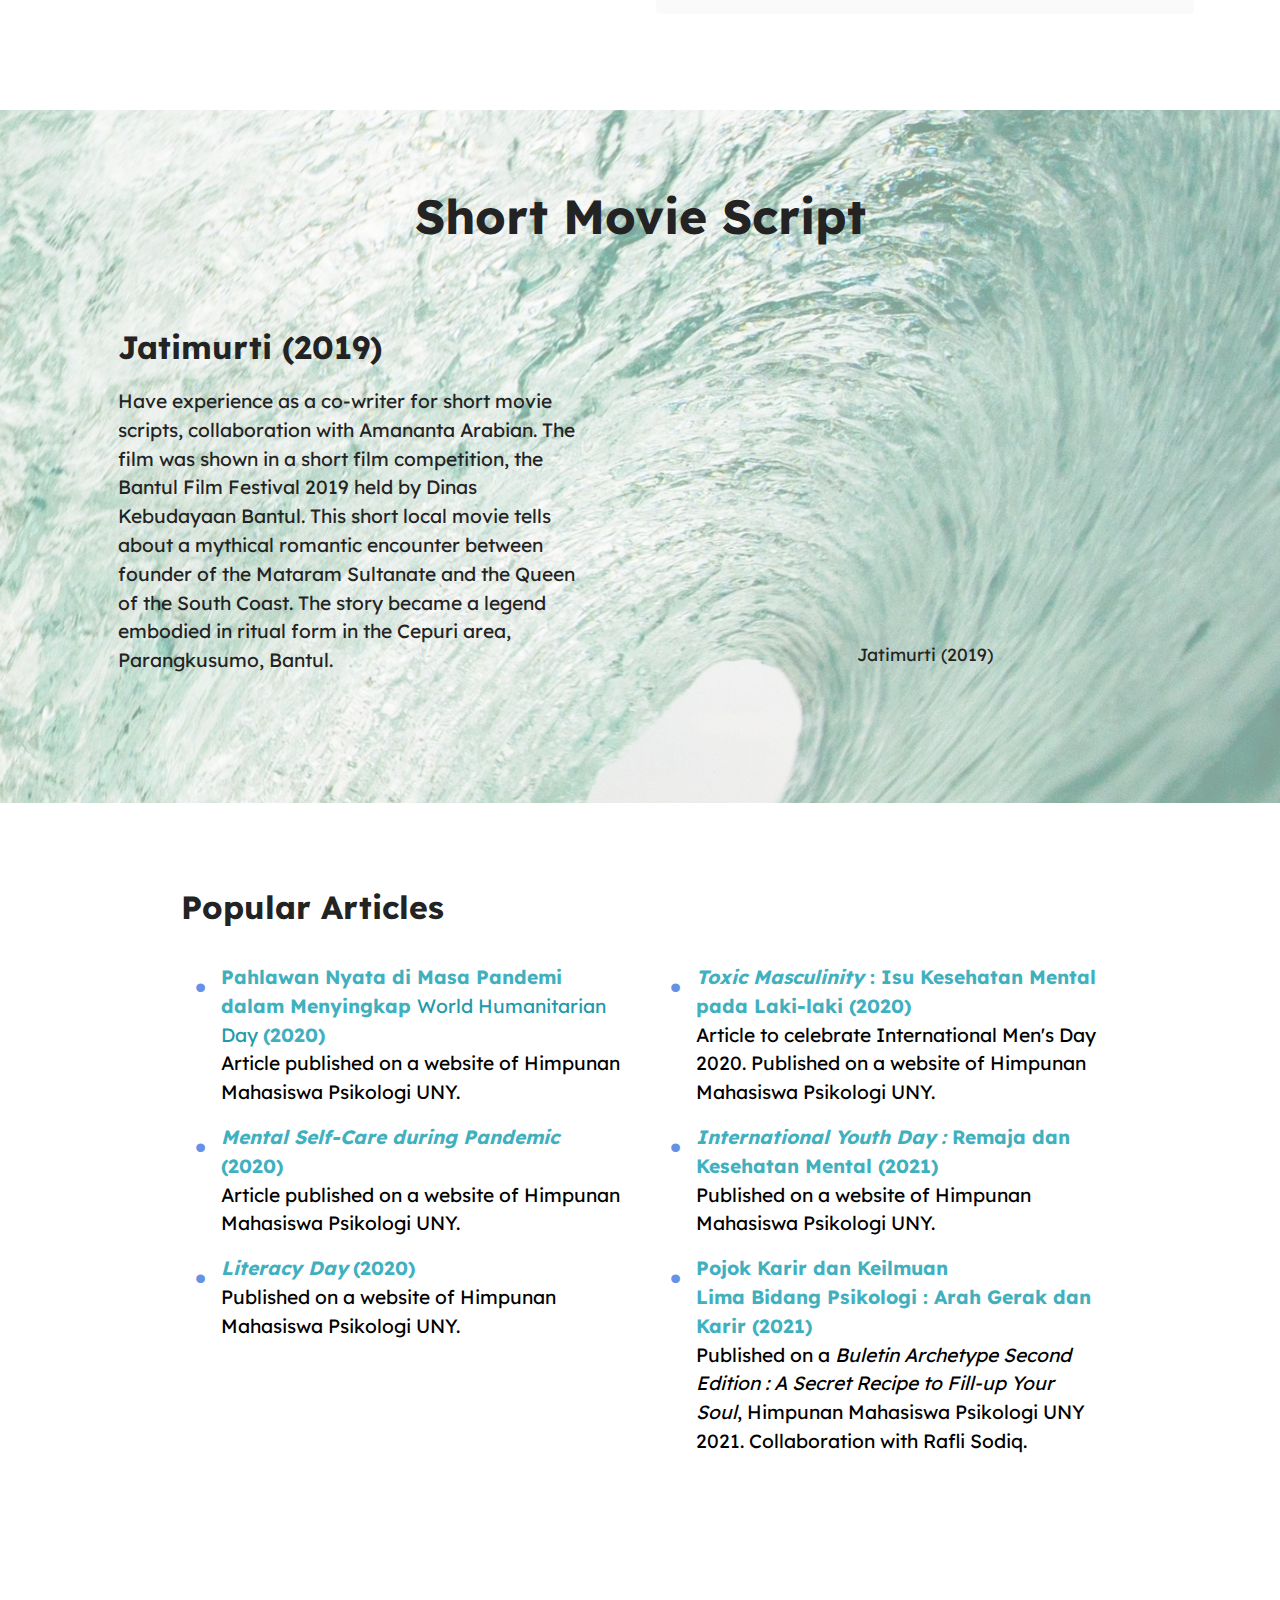
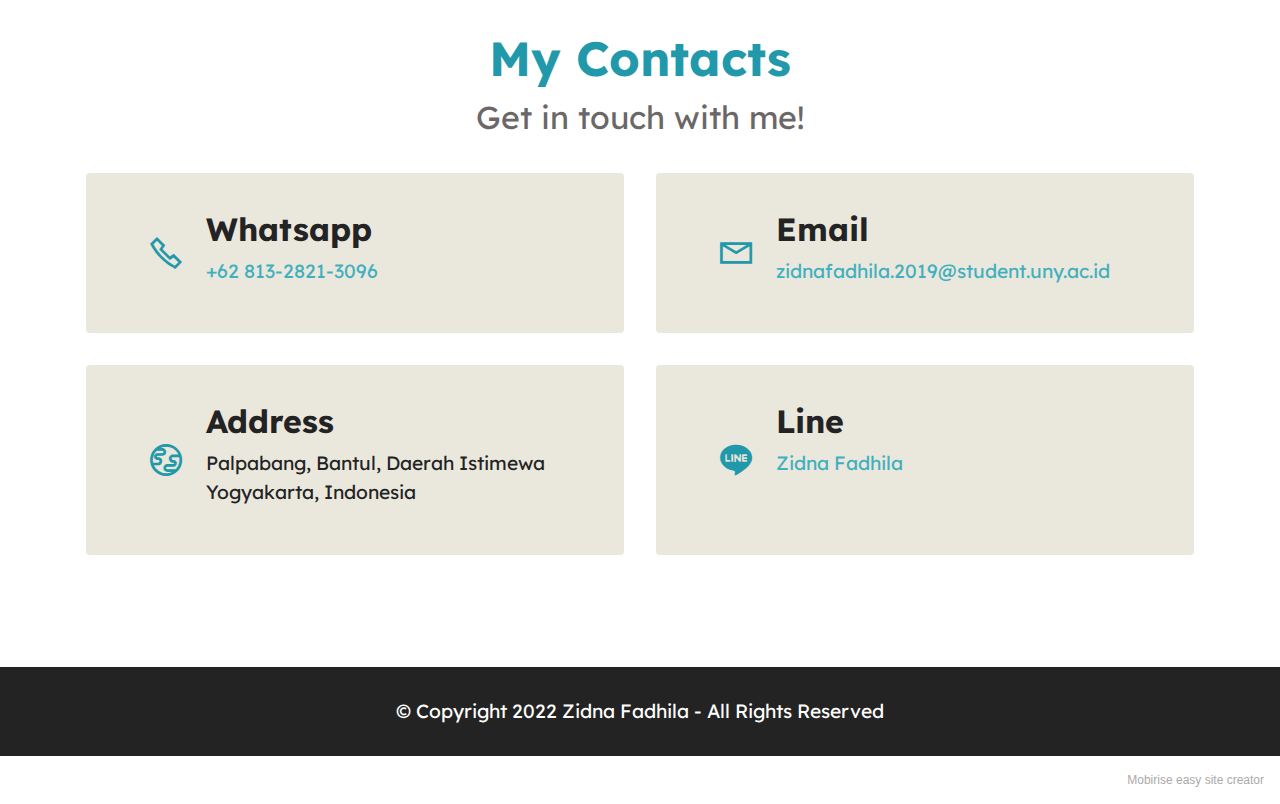
<file: page3.html>
<!DOCTYPE html>
<html  >
<head>
  <!-- Site made with Mobirise Website Builder v5.6.0, https://mobirise.com -->
  <meta charset="UTF-8">
  <meta http-equiv="X-UA-Compatible" content="IE=edge">
  <meta name="generator" content="Mobirise v5.6.0, mobirise.com">
  <meta name="viewport" content="width=device-width, initial-scale=1, minimum-scale=1">
  <link rel="shortcut icon" href="assets/images/f-removebg-preview-1.png" type="image/x-icon">
  <meta name="description" content="">
  
  
  <title>Writing</title>
  <link rel="stylesheet" href="assets/web/assets/mobirise-icons2/mobirise2.css">
  <link rel="stylesheet" href="assets/bootstrap/css/bootstrap.min.css">
  <link rel="stylesheet" href="assets/bootstrap/css/bootstrap-grid.min.css">
  <link rel="stylesheet" href="assets/bootstrap/css/bootstrap-reboot.min.css">
  <link rel="stylesheet" href="assets/dropdown/css/style.css">
  <link rel="stylesheet" href="assets/socicon/css/styles.css">
  <link rel="stylesheet" href="assets/theme/css/style.css">
  <link rel="preload" href="https://fonts.googleapis.com/css?family=Lexend:100,200,300,400,500,600,700,800,900&display=swap" as="style" onload="this.onload=null;this.rel='stylesheet'">
  <noscript><link rel="stylesheet" href="https://fonts.googleapis.com/css?family=Lexend:100,200,300,400,500,600,700,800,900&display=swap"></noscript>
  <link rel="preload" as="style" href="assets/mobirise/css/mbr-additional.css"><link rel="stylesheet" href="assets/mobirise/css/mbr-additional.css" type="text/css">
  
  
  
  
</head>
<body>
  
  <section data-bs-version="5.1" class="menu menu2 cid-sFF0ciwnEL" once="menu" id="menu2-9">
    
    <nav class="navbar navbar-dropdown navbar-fixed-top navbar-expand-lg">
        <div class="container">
            <div class="navbar-brand">
                <span class="navbar-logo">
                    <a href="https://mobiri.se">
                        <img src="assets/images/f-removebg-preview-1.png" alt="Mobirise" style="height: 3.3rem;">
                    </a>
                </span>
                <span class="navbar-caption-wrap"><a class="navbar-caption text-secondary text-primary display-7" href="index.html#top">Zidna Fadhila</a></span>
            </div>
            <button class="navbar-toggler" type="button" data-toggle="collapse" data-bs-toggle="collapse" data-target="#navbarSupportedContent" data-bs-target="#navbarSupportedContent" aria-controls="navbarNavAltMarkup" aria-expanded="false" aria-label="Toggle navigation">
                <div class="hamburger">
                    <span></span>
                    <span></span>
                    <span></span>
                    <span></span>
                </div>
            </button>
            <div class="collapse navbar-collapse" id="navbarSupportedContent">
                <ul class="navbar-nav nav-dropdown" data-app-modern-menu="true"><li class="nav-item"><a class="nav-link link text-black text-primary display-4" href="index.html#top">Home</a></li>
                    <li class="nav-item"><a class="nav-link link text-black text-primary display-4" href="index.html#image1-b">About</a></li><li class="nav-item"><a class="nav-link link text-black text-primary display-4" href="index.html#slider5-1">Activity</a></li>
                    <li class="nav-item"><a class="nav-link link text-black text-primary display-4" href="https://docs.google.com/document/d/1QaeKVF016JE1YJ_tyOaw0OAkGANF8NHS/edit?usp=drivesdk&ouid=107424350809309699470&rtpof=true&sd=true" target="_blank">Curriculum Vitae</a>
                    </li></ul>
                <div class="icons-menu">
                    <a class="iconfont-wrapper" href="https://www.linkedin.com/in/zidna-fadhila-6769a9143" target="_blank">
                        <span class="p-2 mbr-iconfont socicon-linkedin socicon"></span>
                    </a>
                    <a class="iconfont-wrapper" href="https://www.instagram.com/nanazi_27" target="_blank">
                        <span class="p-2 mbr-iconfont socicon-instagram socicon"></span>
                    </a>
                    
                    
                </div>
                <div class="navbar-buttons mbr-section-btn"><a class="btn btn-secondary display-4" href="index.html#contacts2-8">
                        Contacts</a></div>
            </div>
        </div>
    </nav>
</section>

<section data-bs-version="5.1" class="header1 cid-sZms9YWl0t mbr-fullscreen" id="header1-k">

    

    <div class="mbr-overlay" style="opacity: 0.4; background-color: rgb(250, 250, 250);"></div>

    <div class="container">
        <div class="row">
            <div class="col-12 col-lg-5">
                <h1 class="mbr-section-title mbr-fonts-style mb-3 display-1"><strong>Writing Skills</strong></h1>
                
                <p class="mbr-text mbr-fonts-style display-7">
                    Experienced in doing writing, both fictional and non-fictional. Have some experience writing short movies and theatrical script. Writing is a side job and a hobby to spend spare time. I love writing!</p>
                <div class="mbr-section-btn mt-3"><a class="btn btn-secondary display-4" href="page3.html#features5-l">More</a></div>
            </div>
        </div>
    </div>
</section>

<section data-bs-version="5.1" class="features4 cid-sZmtNXosAe" id="features5-l">

    

    
    <div class="container">
        <div class="row">
            <div class="col-12 col-lg-6">
                <div class="card-wrapper">
                    <div class="row">
                        <div class="col-12 col-md-7">
                            <div class="text-wrapper">
                                <h6 class="card-subtitle mbr-fonts-style mb-2 display-7">
                                    Fictional</h6>
                                <h5 class="card-title mbr-fonts-style display-5"><strong><a href="assets/files/Cerpen-GebyarLiterasi.doc" class="text-success"><b></b></a><b><a href="assets/files/Cerpen-GebyarLiterasi.doc" class="text-primary">Short Story :</a></b><a href="assets/files/Cerpen-GebyarLiterasi.doc" class="text-primary"> </a><b><a href="assets/files/Cerpen-GebyarLiterasi.doc" class="text-primary">Tarian Rindu (2018)</a></b></strong></h5>
                                <p class="mbr-text mbr-fonts-style mb-5 display-4">A short story about a little girl with mental disability that attempts to achieve her dream of becoming traditional dancer. This story is published in a short story anthology book by SMA Negeri 2 Bantul.&nbsp;<br></p>
                                
                            </div>
                        </div>
                        <div class="col-12 col-md-5">
                            <div class="img-wrapper">
                                <img src="assets/images/mbr-6.jpeg" alt="Mobirise">
                            </div>
                        </div>
                    </div>
                </div>
            </div>
            <div class="col-12 col-lg-6">
                <div class="card-wrapper">
                    <div class="row">
                        <div class="col-12 col-md-7">
                            <div class="text-wrapper">
                                <h6 class="card-subtitle mbr-fonts-style mb-2 display-4">Theatrical Script</h6>
                                <h5 class="card-title mbr-fonts-style display-5">
                                    <a href="assets/files/Naskah-Impiandiataskanvasputih.doc" class="text-primary"><strong>Impian Diatas Kanvas Putih (2019)</strong></a></h5>
                                <p class="mbr-text mbr-fonts-style mb-5 display-4">Script that plays in theatrical performances. Tells about Tathaka, a young man who aspired to be a painter. Struggling to achieved his dream, despite opposition from those around him. This theatrical was performed on Expert and SMADABA CUP 2019 SMA Negeri 2 Bantul.&nbsp;</p>
                                
                            </div>
                        </div>
                        <div class="col-12 col-md-5">
                            <div class="img-wrapper">
                                <img src="assets/images/mbr-12.png" alt="Mobirise">
                            </div>
                        </div>
                    </div>
                </div>
            </div>
        </div>
    </div>
</section>

<section data-bs-version="5.1" class="video5 cid-sZmCDUaqC9" id="video5-m">
    
    <div class="mbr-overlay" style="opacity: 0.5; background-color: rgb(255, 255, 255);"></div>
    <div class="container">
        <div class="title-wrapper mb-5">
            <h4 class="mbr-section-title mbr-fonts-style mb-0 display-2">
                <strong>Short Movie Script</strong></h4>
        </div>
        <div class="row align-items-center">
            <div class="col-12 col-lg-6 video-block">
                <div class="video-wrapper"><iframe class="mbr-embedded-video" src="https://www.youtube.com/embed/qcF07Tl3d-c?rel=0&amp;amp;mute=1&amp;showinfo=0&amp;autoplay=0&amp;loop=0" width="1280" height="720" frameborder="0" allowfullscreen></iframe></div>
                <p class="mbr-description pt-2 mbr-fonts-style display-4">
                    Jatimurti (2019)</p>
            </div>
            <div class="col-12 col-lg">
                <div class="text-wrapper">
                    <h3 class="mbr-section-subtitle mbr-fonts-style mb-3 display-5">
                        <strong>Jatimurti (2019)</strong></h3>
                    <p class="mbr-text mbr-fonts-style display-7">Have experience as a co-writer for short movie scripts, collaboration with Amananta Arabian.&nbsp;The film was shown in a short film competition, the Bantul Film Festival 2019 held by Dinas Kebudayaan Bantul. This short local movie tells about a mythical romantic encounter between founder of the Mataram Sultanate and the Queen of the South Coast. The story became a legend embodied in ritual form in the Cepuri area, Parangkusumo, Bantul.&nbsp;</p>
                </div>
            </div>
        </div>
    </div>
</section>

<section data-bs-version="5.1" class="content13 cid-sZmN4XcLbk" id="content13-r">
    
    
    <div class="container">
        <div class="row justify-content-center">
            <div class="col-md-12 col-lg-10">
                <h3 class="mbr-section-title mbr-fonts-style mb-4 display-5"><strong>Popular Articles</strong></h3>
            </div>
        </div>
        <div class="row justify-content-center">
            <div class="col-md-12 col-lg-10">
                <div class="row justify-content-center">
                    <div class="col-12 col-lg-6">
                        <ul class="list mbr-fonts-style display-7">
                            <li><strong><a href="https://himapsikologi.student.uny.ac.id/pahlawan-nyata-di-masa-pandemi-dalam-menyingkap-world-humanitarian-day/" class="text-success text-primary"><b>Pahlawan Nyata di Masa Pandemi dalam Menyingkap </b></a><em><a href="http://himapsikologi.student.uny.ac.id/pahlawan-nyata-di-masa-pandemi-dalam-menyingkap-world-humanitarian-day/" class="text-success text-primary"><i><b></b></i></a><i><b><a href="http://himapsikologi.student.uny.ac.id/pahlawan-nyata-di-masa-pandemi-dalam-menyingkap-world-humanitarian-day/" class="text-primary">World Humanitarian Day</a></b></i><a href="http://himapsikologi.student.uny.ac.id/pahlawan-nyata-di-masa-pandemi-dalam-menyingkap-world-humanitarian-day/" class="text-primary"> </a></em><a href="https://himapsikologi.stucent.uny.ac.id/pahlawan-nyata-di-masa-pandemi-dalam-menyingkap-world-humanitarian-day/" class="text-success"><b>(2020)</b></a></strong><br>Article published on a website of Himpunan Mahasiswa Psikologi UNY.&nbsp;</li>
                            <li><em><strong><a href="http://himapsikologi.student.uny.ac.id/mental-self-care-during-pandemic/" class="text-success"><b><i>Mental Self-Care during Pandemic</i></b> </a><a href="http://himapsikologi.uny.ac.id/mental-self-care-during-pandemic/" class="text-success"><b>(2020)</b></a></strong></em><br>Article published on a website of Himpunan Mahasiswa Psikologi UNY.</li>
                            <li><strong><a href="http://himapsikologi.student.uny.ac.id/selamat-hari-literasi-sedunia-tahun-2020/" class="text-success"><em><b>Literacy Day</b></em></a><a href="http://himapsikologi.student.uny.ac.id/selamat-hari-literasi-sedunia-tahun-2020/" class="text-success"> <b>(2020)</b></a></strong><br>Published on a website of Himpunan Mahasiswa Psikologi UNY.</li>
                        </ul>
                    </div>
                    <div class="col-12 col-lg-6">
                        <ul class="list mbr-fonts-style display-7">
                            <li><a href="http://himapsikologi.student.uny.ac.id/international-mens-day-2020/" class="text-success" style=""><strong><em>Toxic Masculinity</em> : Isu Kesehatan Mental pada Laki-laki (2020)</strong></a><br>Article to celebrate International Men's Day 2020. Published on a website of Himpunan Mahasiswa Psikologi UNY.</li>
                            <li><strong><a href="http://himapsikologi.student.uny.ac.id/international-youth-day/" class="text-success"><em><b>International Youth Day</b> </em></a><a href="http://himapsikologi.student.uny.ac.id/international-youth-day/" class="text-success"><b><em>: </em>Remaja dan Kesehatan Mental (2021)</b></a><br></strong>Published on a website of Himpunan Mahasiswa Psikologi UNY.</li><li><strong><a href="http://himapsikologi.student.uny.ac.id/archetype-2-a-secret-recipe-to-fill-up-your-soul/" class="text-success"><b>Pojok Karir dan Keilmuan</b></a><br><a href="http://himapsikologi.student.uny.ac.id/archetype-2-a-secret-recipe-to-fill-up-your-soul/" class="text-success"><b>Lima Bidang Psikologi : Arah Gerak dan Karir (2021)</b></a></strong><br>Published on a&nbsp;<em>Buletin Archetype Second Edition : A Secret Recipe to Fill-up Your Soul</em>, Himpunan Mahasiswa Psikologi UNY 2021. Collaboration with Rafli Sodiq.&nbsp;</li>
                        </ul>
                    </div>
                </div>
            </div>
        </div>
    </div>
</section>

<section data-bs-version="5.1" class="contacts2 cid-sZmL7iOs1E" id="contacts2-q">
    <!---->
    
    
    <div class="container">
        <div class="mbr-section-head">
            <h3 class="mbr-section-title mbr-fonts-style align-center mb-0 display-2">
                <strong>My Contacts</strong>
            </h3>
            <h4 class="mbr-section-subtitle mbr-fonts-style align-center mb-0 mt-2 display-5">
                Get in touch with me!</h4>
        </div>
        <div class="row justify-content-center mt-4">
            <div class="card col-12 col-md-6">
                <div class="card-wrapper">
                    <div class="image-wrapper">
                        <span class="mbr-iconfont mobi-mbri-phone mobi-mbri" style="color: rgb(34, 153, 170); fill: rgb(34, 153, 170);"></span>
                    </div>
                    <div class="text-wrapper">
                        <h6 class="card-title mbr-fonts-style mb-1 display-5">
                            <strong>Whatsapp</strong></h6>
                        <p class="mbr-text mbr-fonts-style display-7"><a href="https://wa.me/6281328213096" class="text-success text-primary">+62 813-2821-3096</a></p>
                    </div>
                </div>
            </div>
            <div class="card col-12 col-md-6">
                <div class="card-wrapper">
                    <div class="image-wrapper">
                        <span class="mbr-iconfont mobi-mbri-letter mobi-mbri" style="color: rgb(34, 153, 170); fill: rgb(34, 153, 170);"></span>
                    </div>
                    <div class="text-wrapper">
                        <h6 class="card-title mbr-fonts-style mb-1 display-5">
                            <strong>Email</strong>
                        </h6>
                        <p class="mbr-text mbr-fonts-style display-7">
                            <a href="mailto:zidnafadhila.2019@student.uny.ac.id" class="text-success">zidnafadhila.2019@student.uny.ac.id</a></p>
                    </div>
                </div>
            </div>
            <div class="card col-12 col-md-6">
                <div class="card-wrapper">
                    <div class="image-wrapper">
                        <span class="mbr-iconfont mobi-mbri-globe mobi-mbri" style="color: rgb(34, 153, 170); fill: rgb(34, 153, 170);"></span>
                    </div>
                    <div class="text-wrapper">
                        <h6 class="card-title mbr-fonts-style mb-1 display-5">
                            <strong>Address</strong>
                        </h6>
                        <p class="mbr-text mbr-fonts-style display-7">Palpabang, Bantul, Daerah Istimewa Yogyakarta, Indonesia</p>
                    </div>
                </div>
            </div>
            <div class="card col-12 col-md-6">
                <div class="card-wrapper">
                    <div class="image-wrapper">
                        <span class="mbr-iconfont socicon-line socicon" style="color: rgb(34, 153, 170); fill: rgb(34, 153, 170);"></span>
                    </div>
                    <div class="text-wrapper">
                        <h6 class="card-title mbr-fonts-style mb-1 display-5"><strong>Line</strong></h6>
                        <p class="mbr-text mbr-fonts-style display-7"><em><a href="https://line.me/ti/p/6005apGvsk" class="text-success text-primary">Zidna Fadhila</a></em></p>
                    </div>
                </div>
            </div>
        </div>
    </div>
</section>

<section data-bs-version="5.1" class="footer7 cid-sFF3CYc3p7" once="footers" id="footer7-a">

    

    

    <div class="container">
        <div class="media-container-row align-center mbr-white">
            <div class="col-12">
                <p class="mbr-text mb-0 mbr-fonts-style display-7">
                    © Copyright 2022 Zidna Fadhila - All Rights Reserved
                </p>
            </div>
        </div>
    </div>
</section><section style="background-color: #fff; font-family: -apple-system, BlinkMacSystemFont, 'Segoe UI', 'Roboto', 'Helvetica Neue', Arial, sans-serif; color:#aaa; font-size:12px; padding: 0; align-items: center; display: flex;"><a href="https://mobirise.site/s" style="flex: 1 1; height: 3rem; padding-left: 1rem;"></a><p style="flex: 0 0 auto; margin:0; padding-right:1rem;"><a href="https://mobirise.site" style="color:#aaa;">Mobirise</a> easy site creator</p></section><script src="assets/bootstrap/js/bootstrap.bundle.min.js"></script>  <script src="assets/smoothscroll/smooth-scroll.js"></script>  <script src="assets/ytplayer/index.js"></script>  <script src="assets/playervimeo/vimeo_player.js"></script>  <script src="assets/dropdown/js/navbar-dropdown.js"></script>  <script src="assets/theme/js/script.js"></script>  
  
  
</body>
</html>
</file>
<file: assets/web/assets/mobirise-icons2/mobirise2.css>
@font-face {
  font-family: 'Moririse2';
  font-display: swap;
  src:  url('mobirise2.eot?f2bix4');
  src:  url('mobirise2.eot?f2bix4#iefix') format('embedded-opentype'),
    url('mobirise2.ttf?f2bix4') format('truetype'),
    url('mobirise2.woff?f2bix4') format('woff'),
    url('mobirise2.svg?f2bix4#mobirise2') format('svg');
  font-weight: normal;
  font-style: normal;
}

[class^="mobi-"], [class*=" mobi-"] {
  /* use !important to prevent issues with browser extensions that change fonts */
  font-family: 'Moririse2' !important;
  speak: none;
  font-style: normal;
  font-weight: normal;
  font-variant: normal;
  text-transform: none;
  line-height: 1;

  /* Better Font Rendering =========== */
  -webkit-font-smoothing: antialiased;
  -moz-osx-font-smoothing: grayscale;
}

.mobi-mbri-add-submenu:before {
  content: "\e900";
}
.mobi-mbri-alert:before {
  content: "\e901";
}
.mobi-mbri-align-center:before {
  content: "\e902";
}
.mobi-mbri-align-justify:before {
  content: "\e903";
}
.mobi-mbri-align-left:before {
  content: "\e904";
}
.mobi-mbri-align-right:before {
  content: "\e905";
}
.mobi-mbri-android:before {
  content: "\e906";
}
.mobi-mbri-apple:before {
  content: "\e907";
}
.mobi-mbri-arrow-down:before {
  content: "\e908";
}
.mobi-mbri-arrow-next:before {
  content: "\e909";
}
.mobi-mbri-arrow-prev:before {
  content: "\e90a";
}
.mobi-mbri-arrow-up:before {
  content: "\e90b";
}
.mobi-mbri-bold:before {
  content: "\e90c";
}
.mobi-mbri-bookmark:before {
  content: "\e90d";
}
.mobi-mbri-bootstrap:before {
  content: "\e90e";
}
.mobi-mbri-briefcase:before {
  content: "\e90f";
}
.mobi-mbri-browse:before {
  content: "\e910";
}
.mobi-mbri-bulleted-list:before {
  content: "\e911";
}
.mobi-mbri-calendar:before {
  content: "\e912";
}
.mobi-mbri-camera:before {
  content: "\e913";
}
.mobi-mbri-cart-add:before {
  content: "\e914";
}
.mobi-mbri-cart-full:before {
  content: "\e915";
}
.mobi-mbri-cash:before {
  content: "\e916";
}
.mobi-mbri-change-style:before {
  content: "\e917";
}
.mobi-mbri-chat:before {
  content: "\e918";
}
.mobi-mbri-clock:before {
  content: "\e919";
}
.mobi-mbri-close:before {
  content: "\e91a";
}
.mobi-mbri-cloud:before {
  content: "\e91b";
}
.mobi-mbri-code:before {
  content: "\e91c";
}
.mobi-mbri-contact-form:before {
  content: "\e91d";
}
.mobi-mbri-credit-card:before {
  content: "\e91e";
}
.mobi-mbri-cursor-click:before {
  content: "\e91f";
}
.mobi-mbri-cust-feedback:before {
  content: "\e920";
}
.mobi-mbri-database:before {
  content: "\e921";
}
.mobi-mbri-delivery:before {
  content: "\e922";
}
.mobi-mbri-desktop:before {
  content: "\e923";
}
.mobi-mbri-devices:before {
  content: "\e924";
}
.mobi-mbri-down:before {
  content: "\e925";
}
.mobi-mbri-download-2:before {
  content: "\e926";
}
.mobi-mbri-download:before {
  content: "\e927";
}
.mobi-mbri-drag-n-drop-2:before {
  content: "\e928";
}
.mobi-mbri-drag-n-drop:before {
  content: "\e929";
}
.mobi-mbri-edit-2:before {
  content: "\e92a";
}
.mobi-mbri-edit:before {
  content: "\e92b";
}
.mobi-mbri-error:before {
  content: "\e92c";
}
.mobi-mbri-extension:before {
  content: "\e92d";
}
.mobi-mbri-features:before {
  content: "\e92e";
}
.mobi-mbri-file:before {
  content: "\e92f";
}
.mobi-mbri-flag:before {
  content: "\e930";
}
.mobi-mbri-folder:before {
  content: "\e931";
}
.mobi-mbri-gift:before {
  content: "\e932";
}
.mobi-mbri-github:before {
  content: "\e933";
}
.mobi-mbri-globe-2:before {
  content: "\e934";
}
.mobi-mbri-globe:before {
  content: "\e935";
}
.mobi-mbri-growing-chart:before {
  content: "\e936";
}
.mobi-mbri-hearth:before {
  content: "\e937";
}
.mobi-mbri-help:before {
  content: "\e938";
}
.mobi-mbri-home:before {
  content: "\e939";
}
.mobi-mbri-hot-cup:before {
  content: "\e93a";
}
.mobi-mbri-idea:before {
  content: "\e93b";
}
.mobi-mbri-image-gallery:before {
  content: "\e93c";
}
.mobi-mbri-image-slider:before {
  content: "\e93d";
}
.mobi-mbri-info:before {
  content: "\e93e";
}
.mobi-mbri-italic:before {
  content: "\e93f";
}
.mobi-mbri-key:before {
  content: "\e940";
}
.mobi-mbri-laptop:before {
  content: "\e941";
}
.mobi-mbri-layers:before {
  content: "\e942";
}
.mobi-mbri-left-right:before {
  content: "\e943";
}
.mobi-mbri-left:before {
  content: "\e944";
}
.mobi-mbri-letter:before {
  content: "\e945";
}
.mobi-mbri-like:before {
  content: "\e946";
}
.mobi-mbri-link:before {
  content: "\e947";
}
.mobi-mbri-lock:before {
  content: "\e948";
}
.mobi-mbri-login:before {
  content: "\e949";
}
.mobi-mbri-logout:before {
  content: "\e94a";
}
.mobi-mbri-magic-stick:before {
  content: "\e94b";
}
.mobi-mbri-map-pin:before {
  content: "\e94c";
}
.mobi-mbri-menu:before {
  content: "\e94d";
}
.mobi-mbri-mobile-2:before {
  content: "\e94e";
}
.mobi-mbri-mobile-horizontal:before {
  content: "\e94f";
}
.mobi-mbri-mobile:before {
  content: "\e950";
}
.mobi-mbri-mobirise:before {
  content: "\e951";
}
.mobi-mbri-more-horizontal:before {
  content: "\e952";
}
.mobi-mbri-more-vertical:before {
  content: "\e953";
}
.mobi-mbri-music:before {
  content: "\e954";
}
.mobi-mbri-new-file:before {
  content: "\e955";
}
.mobi-mbri-numbered-list:before {
  content: "\e956";
}
.mobi-mbri-opened-folder:before {
  content: "\e957";
}
.mobi-mbri-pages:before {
  content: "\e958";
}
.mobi-mbri-paper-plane:before {
  content: "\e959";
}
.mobi-mbri-paperclip:before {
  content: "\e95a";
}
.mobi-mbri-phone:before {
  content: "\e95b";
}
.mobi-mbri-photo:before {
  content: "\e95c";
}
.mobi-mbri-photos:before {
  content: "\e95d";
}
.mobi-mbri-pin:before {
  content: "\e95e";
}
.mobi-mbri-play:before {
  content: "\e95f";
}
.mobi-mbri-plus:before {
  content: "\e960";
}
.mobi-mbri-preview:before {
  content: "\e961";
}
.mobi-mbri-print:before {
  content: "\e962";
}
.mobi-mbri-protect:before {
  content: "\e963";
}
.mobi-mbri-question:before {
  content: "\e964";
}
.mobi-mbri-quote-left:before {
  content: "\e965";
}
.mobi-mbri-quote-right:before {
  content: "\e966";
}
.mobi-mbri-redo:before {
  content: "\e967";
}
.mobi-mbri-refresh:before {
  content: "\e968";
}
.mobi-mbri-responsive-2:before {
  content: "\e969";
}
.mobi-mbri-responsive:before {
  content: "\e96a";
}
.mobi-mbri-right:before {
  content: "\e96b";
}
.mobi-mbri-rocket:before {
  content: "\e96c";
}
.mobi-mbri-sad-face:before {
  content: "\e96d";
}
.mobi-mbri-sale:before {
  content: "\e96e";
}
.mobi-mbri-save:before {
  content: "\e96f";
}
.mobi-mbri-search:before {
  content: "\e970";
}
.mobi-mbri-setting-2:before {
  content: "\e971";
}
.mobi-mbri-setting-3:before {
  content: "\e972";
}
.mobi-mbri-setting:before {
  content: "\e973";
}
.mobi-mbri-share:before {
  content: "\e974";
}
.mobi-mbri-shopping-bag:before {
  content: "\e975";
}
.mobi-mbri-shopping-basket:before {
  content: "\e976";
}
.mobi-mbri-shopping-cart:before {
  content: "\e977";
}
.mobi-mbri-sites:before {
  content: "\e978";
}
.mobi-mbri-smile-face:before {
  content: "\e979";
}
.mobi-mbri-speed:before {
  content: "\e97a";
}
.mobi-mbri-star:before {
  content: "\e97b";
}
.mobi-mbri-success:before {
  content: "\e97c";
}
.mobi-mbri-sun:before {
  content: "\e97d";
}
.mobi-mbri-sun2:before {
  content: "\e97e";
}
.mobi-mbri-tablet-vertical:before {
  content: "\e97f";
}
.mobi-mbri-tablet:before {
  content: "\e980";
}
.mobi-mbri-target:before {
  content: "\e981";
}
.mobi-mbri-timer:before {
  content: "\e982";
}
.mobi-mbri-to-ftp:before {
  content: "\e983";
}
.mobi-mbri-to-local-drive:before {
  content: "\e984";
}
.mobi-mbri-touch-swipe:before {
  content: "\e985";
}
.mobi-mbri-touch:before {
  content: "\e986";
}
.mobi-mbri-trash:before {
  content: "\e987";
}
.mobi-mbri-underline:before {
  content: "\e988";
}
.mobi-mbri-undo:before {
  content: "\e989";
}
.mobi-mbri-unlink:before {
  content: "\e98a";
}
.mobi-mbri-unlock:before {
  content: "\e98b";
}
.mobi-mbri-up-down:before {
  content: "\e98c";
}
.mobi-mbri-up:before {
  content: "\e98d";
}
.mobi-mbri-update:before {
  content: "\e98e";
}
.mobi-mbri-upload-2:before {
  content: "\e98f";
}
.mobi-mbri-upload:before {
  content: "\e990";
}
.mobi-mbri-user-2:before {
  content: "\e991";
}
.mobi-mbri-user:before {
  content: "\e992";
}
.mobi-mbri-users:before {
  content: "\e993";
}
.mobi-mbri-video-play:before {
  content: "\e994";
}
.mobi-mbri-video:before {
  content: "\e995";
}
.mobi-mbri-watch:before {
  content: "\e996";
}
.mobi-mbri-website-theme-2:before {
  content: "\e997";
}
.mobi-mbri-website-theme:before {
  content: "\e998";
}
.mobi-mbri-wifi:before {
  content: "\e999";
}
.mobi-mbri-windows:before {
  content: "\e99a";
}
.mobi-mbri-zoom-in:before {
  content: "\e99b";
}
.mobi-mbri-zoom-out:before {
  content: "\e99c";
}
</file>
<file: assets/dropdown/css/style.css>
.navbar-dropdown {
  left: 0;
  padding: 0;
  position: absolute;
  right: 0;
  top: 0;
  transition: all 0.45s ease;
  z-index: 1030;
  background: #282828; }
  .navbar-dropdown .navbar-logo {
    margin-right: 0.8rem;
    transition: margin 0.3s ease-in-out;
    vertical-align: middle; }
    .navbar-dropdown .navbar-logo img {
      height: 3.125rem;
      transition: all 0.3s ease-in-out; }
    .navbar-dropdown .navbar-logo.mbr-iconfont {
      font-size: 3.125rem;
      line-height: 3.125rem; }
  .navbar-dropdown .navbar-caption {
    font-weight: 700;
    white-space: normal;
    vertical-align: -4px;
    line-height: 3.125rem !important; }
    .navbar-dropdown .navbar-caption, .navbar-dropdown .navbar-caption:hover {
      color: inherit;
      text-decoration: none; }
  .navbar-dropdown .mbr-iconfont + .navbar-caption {
    vertical-align: -1px; }
  .navbar-dropdown.navbar-fixed-top {
    position: fixed; }
  .navbar-dropdown .navbar-brand span {
    vertical-align: -4px; }
  .navbar-dropdown.bg-color.transparent {
    background: none; }
  .navbar-dropdown.navbar-short .navbar-brand {
    padding: 0.625rem 0; }
    .navbar-dropdown.navbar-short .navbar-brand span {
      vertical-align: -1px; }
  .navbar-dropdown.navbar-short .navbar-caption {
    line-height: 2.375rem !important;
    vertical-align: -2px; }
  .navbar-dropdown.navbar-short .navbar-logo {
    margin-right: 0.5rem; }
    .navbar-dropdown.navbar-short .navbar-logo img {
      height: 2.375rem; }
    .navbar-dropdown.navbar-short .navbar-logo.mbr-iconfont {
      font-size: 2.375rem;
      line-height: 2.375rem; }
  .navbar-dropdown.navbar-short .mbr-table-cell {
    height: 3.625rem; }
  .navbar-dropdown .navbar-close {
    left: 0.6875rem;
    position: fixed;
    top: 0.75rem;
    z-index: 1000; }
  .navbar-dropdown .hamburger-icon {
    content: "";
    display: inline-block;
    vertical-align: middle;
    width: 16px;
    -webkit-box-shadow: 0 -6px 0 1px #282828,0 0 0 1px #282828,0 6px 0 1px #282828;
    -moz-box-shadow: 0 -6px 0 1px #282828,0 0 0 1px #282828,0 6px 0 1px #282828;
    box-shadow: 0 -6px 0 1px #282828,0 0 0 1px #282828,0 6px 0 1px #282828; }

.dropdown-menu .dropdown-toggle[data-toggle="dropdown-submenu"]::after {
  border-bottom: 0.35em solid transparent;
  border-left: 0.35em solid;
  border-right: 0;
  border-top: 0.35em solid transparent;
  margin-left: 0.3rem; }

.dropdown-menu .dropdown-item:focus {
  outline: 0; }

.nav-dropdown {
  font-size: 0.75rem;
  font-weight: 500;
  height: auto !important; }
  .nav-dropdown .nav-btn {
    padding-left: 1rem; }
  .nav-dropdown .link {
    margin: .667em 1.667em;
    font-weight: 500;
    padding: 0;
    transition: color .2s ease-in-out; }
    .nav-dropdown .link.dropdown-toggle {
      margin-right: 2.583em; }
      .nav-dropdown .link.dropdown-toggle::after {
        margin-left: .25rem;
        border-top: 0.35em solid;
        border-right: 0.35em solid transparent;
        border-left: 0.35em solid transparent;
        border-bottom: 0; }
      .nav-dropdown .link.dropdown-toggle[aria-expanded="true"] {
        margin: 0;
        padding: 0.667em 3.263em  0.667em 1.667em; }
  .nav-dropdown .link::after,
  .nav-dropdown .dropdown-item::after {
    color: inherit; }
  .nav-dropdown .btn {
    font-size: 0.75rem;
    font-weight: 700;
    letter-spacing: 0;
    margin-bottom: 0;
    padding-left: 1.25rem;
    padding-right: 1.25rem; }
  .nav-dropdown .dropdown-menu {
    border-radius: 0;
    border: 0;
    left: 0;
    margin: 0;
    padding-bottom: 1.25rem;
    padding-top: 1.25rem;
    position: relative; }
  .nav-dropdown .dropdown-submenu {
    margin-left: 0.125rem;
    top: 0; }
  .nav-dropdown .dropdown-item {
    font-weight: 500;
    line-height: 2;
    padding: 0.3846em 4.615em 0.3846em 1.5385em;
    position: relative;
    transition: color .2s ease-in-out, background-color .2s ease-in-out; }
    .nav-dropdown .dropdown-item::after {
      margin-top: -0.3077em;
      position: absolute;
      right: 1.1538em;
      top: 50%; }
    .nav-dropdown .dropdown-item:focus, .nav-dropdown .dropdown-item:hover {
      background: none; }

@media (max-width: 767px) {
  .nav-dropdown.navbar-toggleable-sm {
    bottom: 0;
    display: none;
    left: 0;
    overflow-x: hidden;
    position: fixed;
    top: 0;
    transform: translateX(-100%);
    -ms-transform: translateX(-100%);
    -webkit-transform: translateX(-100%);
    width: 18.75rem;
    z-index: 999; } }
.nav-dropdown.navbar-toggleable-xl {
  bottom: 0;
  display: none;
  left: 0;
  overflow-x: hidden;
  position: fixed;
  top: 0;
  transform: translateX(-100%);
  -ms-transform: translateX(-100%);
  -webkit-transform: translateX(-100%);
  width: 18.75rem;
  z-index: 999; }

.nav-dropdown-sm {
  display: block !important;
  overflow-x: hidden;
  overflow: auto;
  padding-top: 3.875rem; }
  .nav-dropdown-sm::after {
    content: "";
    display: block;
    height: 3rem;
    width: 100%; }
  .nav-dropdown-sm.collapse.in ~ .navbar-close {
    display: block !important; }
  .nav-dropdown-sm.collapsing, .nav-dropdown-sm.collapse.in {
    transform: translateX(0);
    -ms-transform: translateX(0);
    -webkit-transform: translateX(0);
    transition: all 0.25s ease-out;
    -webkit-transition: all 0.25s ease-out;
    background: #282828; }
  .nav-dropdown-sm.collapsing[aria-expanded="false"] {
    transform: translateX(-100%);
    -ms-transform: translateX(-100%);
    -webkit-transform: translateX(-100%); }
  .nav-dropdown-sm .nav-item {
    display: block;
    margin-left: 0 !important;
    padding-left: 0; }
  .nav-dropdown-sm .link,
  .nav-dropdown-sm .dropdown-item {
    border-top: 1px dotted rgba(255, 255, 255, 0.1);
    font-size: 0.8125rem;
    line-height: 1.6;
    margin: 0 !important;
    padding: 0.875rem 2.4rem 0.875rem 1.5625rem !important;
    position: relative;
    white-space: normal; }
    .nav-dropdown-sm .link:focus, .nav-dropdown-sm .link:hover,
    .nav-dropdown-sm .dropdown-item:focus,
    .nav-dropdown-sm .dropdown-item:hover {
      background: rgba(0, 0, 0, 0.2) !important;
      color: #c0a375; }
  .nav-dropdown-sm .nav-btn {
    position: relative;
    padding: 1.5625rem 1.5625rem 0 1.5625rem; }
    .nav-dropdown-sm .nav-btn::before {
      border-top: 1px dotted rgba(255, 255, 255, 0.1);
      content: "";
      left: 0;
      position: absolute;
      top: 0;
      width: 100%; }
    .nav-dropdown-sm .nav-btn + .nav-btn {
      padding-top: 0.625rem; }
      .nav-dropdown-sm .nav-btn + .nav-btn::before {
        display: none; }
  .nav-dropdown-sm .btn {
    padding: 0.625rem 0; }
  .nav-dropdown-sm .dropdown-toggle[data-toggle="dropdown-submenu"]::after {
    margin-left: .25rem;
    border-top: 0.35em solid;
    border-right: 0.35em solid transparent;
    border-left: 0.35em solid transparent;
    border-bottom: 0; }
  .nav-dropdown-sm .dropdown-toggle[data-toggle="dropdown-submenu"][aria-expanded="true"]::after {
    border-top: 0;
    border-right: 0.35em solid transparent;
    border-left: 0.35em solid transparent;
    border-bottom: 0.35em solid; }
  .nav-dropdown-sm .dropdown-menu {
    margin: 0;
    padding: 0;
    position: relative;
    top: 0;
    left: 0;
    width: 100%;
    border: 0;
    float: none;
    border-radius: 0;
    background: none; }
  .nav-dropdown-sm .dropdown-submenu {
    left: 100%;
    margin-left: 0.125rem;
    margin-top: -1.25rem;
    top: 0; }

.navbar-toggleable-sm .nav-dropdown .dropdown-menu {
  position: absolute; }

.navbar-toggleable-sm .nav-dropdown .dropdown-submenu {
  left: 100%;
  margin-left: 0.125rem;
  margin-top: -1.25rem;
  top: 0; }

.navbar-toggleable-sm.opened .nav-dropdown .dropdown-menu {
  position: relative; }

.navbar-toggleable-sm.opened .nav-dropdown .dropdown-submenu {
  left: 0;
  margin-left: 00rem;
  margin-top: 0rem;
  top: 0; }

.is-builder .nav-dropdown.collapsing {
  transition: none !important; }
</file>
<file: assets/socicon/css/styles.css>
@charset "UTF-8";

@font-face {
  font-family: 'Socicon';
  src:  url('../fonts/socicon.eot');
  src:  url('../fonts/socicon.eot?#iefix') format('embedded-opentype'),
    url('../fonts/socicon.woff2') format('woff2'),
    url('../fonts/socicon.ttf') format('truetype'),
    url('../fonts/socicon.woff') format('woff'),
    url('../fonts/socicon.svg#socicon') format('svg');
  font-weight: normal;
  font-style: normal;
  font-display: swap;
}

[data-icon]:before {
  font-family: "socicon" !important;
  content: attr(data-icon);
  font-style: normal !important;
  font-weight: normal !important;
  font-variant: normal !important;
  text-transform: none !important;
  speak: none;
  line-height: 1;
  -webkit-font-smoothing: antialiased;
  -moz-osx-font-smoothing: grayscale;
}

[class^="socicon-"], [class*=" socicon-"] {
  /* use !important to prevent issues with browser extensions that change fonts */
  font-family: 'Socicon' !important;
  speak: none;
  font-style: normal;
  font-weight: normal;
  font-variant: normal;
  text-transform: none;
  line-height: 1;

  /* Better Font Rendering =========== */
  -webkit-font-smoothing: antialiased;
  -moz-osx-font-smoothing: grayscale;
}

.socicon-eitaa:before {
  content: "\e97c";
}
.socicon-soroush:before {
  content: "\e97d";
}
.socicon-bale:before {
  content: "\e97e";
}
.socicon-zazzle:before {
  content: "\e97b";
}
.socicon-society6:before {
  content: "\e97a";
}
.socicon-redbubble:before {
  content: "\e979";
}
.socicon-avvo:before {
  content: "\e978";
}
.socicon-stitcher:before {
  content: "\e977";
}
.socicon-googlehangouts:before {
  content: "\e974";
}
.socicon-dlive:before {
  content: "\e975";
}
.socicon-vsco:before {
  content: "\e976";
}
.socicon-flipboard:before {
  content: "\e973";
}
.socicon-ubuntu:before {
  content: "\e958";
}
.socicon-artstation:before {
  content: "\e959";
}
.socicon-invision:before {
  content: "\e95a";
}
.socicon-torial:before {
  content: "\e95b";
}
.socicon-collectorz:before {
  content: "\e95c";
}
.socicon-seenthis:before {
  content: "\e95d";
}
.socicon-googleplaymusic:before {
  content: "\e95e";
}
.socicon-debian:before {
  content: "\e95f";
}
.socicon-filmfreeway:before {
  content: "\e960";
}
.socicon-gnome:before {
  content: "\e961";
}
.socicon-itchio:before {
  content: "\e962";
}
.socicon-jamendo:before {
  content: "\e963";
}
.socicon-mix:before {
  content: "\e964";
}
.socicon-sharepoint:before {
  content: "\e965";
}
.socicon-tinder:before {
  content: "\e966";
}
.socicon-windguru:before {
  content: "\e967";
}
.socicon-cdbaby:before {
  content: "\e968";
}
.socicon-elementaryos:before {
  content: "\e969";
}
.socicon-stage32:before {
  content: "\e96a";
}
.socicon-tiktok:before {
  content: "\e96b";
}
.socicon-gitter:before {
  content: "\e96c";
}
.socicon-letterboxd:before {
  content: "\e96d";
}
.socicon-threema:before {
  content: "\e96e";
}
.socicon-splice:before {
  content: "\e96f";
}
.socicon-metapop:before {
  content: "\e970";
}
.socicon-naver:before {
  content: "\e971";
}
.socicon-remote:before {
  content: "\e972";
}
.socicon-internet:before {
  content: "\e957";
}
.socicon-moddb:before {
  content: "\e94b";
}
.socicon-indiedb:before {
  content: "\e94c";
}
.socicon-traxsource:before {
  content: "\e94d";
}
.socicon-gamefor:before {
  content: "\e94e";
}
.socicon-pixiv:before {
  content: "\e94f";
}
.socicon-myanimelist:before {
  content: "\e950";
}
.socicon-blackberry:before {
  content: "\e951";
}
.socicon-wickr:before {
  content: "\e952";
}
.socicon-spip:before {
  content: "\e953";
}
.socicon-napster:before {
  content: "\e954";
}
.socicon-beatport:before {
  content: "\e955";
}
.socicon-hackerone:before {
  content: "\e956";
}
.socicon-hackernews:before {
  content: "\e946";
}
.socicon-smashwords:before {
  content: "\e947";
}
.socicon-kobo:before {
  content: "\e948";
}
.socicon-bookbub:before {
  content: "\e949";
}
.socicon-mailru:before {
  content: "\e94a";
}
.socicon-gitlab:before {
  content: "\e945";
}
.socicon-instructables:before {
  content: "\e944";
}
.socicon-portfolio:before {
  content: "\e943";
}
.socicon-codered:before {
  content: "\e940";
}
.socicon-origin:before {
  content: "\e941";
}
.socicon-nextdoor:before {
  content: "\e942";
}
.socicon-udemy:before {
  content: "\e93f";
}
.socicon-livemaster:before {
  content: "\e93e";
}
.socicon-crunchbase:before {
  content: "\e93b";
}
.socicon-homefy:before {
  content: "\e93c";
}
.socicon-calendly:before {
  content: "\e93d";
}
.socicon-realtor:before {
  content: "\e90f";
}
.socicon-tidal:before {
  content: "\e910";
}
.socicon-qobuz:before {
  content: "\e911";
}
.socicon-natgeo:before {
  content: "\e912";
}
.socicon-mastodon:before {
  content: "\e913";
}
.socicon-unsplash:before {
  content: "\e914";
}
.socicon-homeadvisor:before {
  content: "\e915";
}
.socicon-angieslist:before {
  content: "\e916";
}
.socicon-codepen:before {
  content: "\e917";
}
.socicon-slack:before {
  content: "\e918";
}
.socicon-openaigym:before {
  content: "\e919";
}
.socicon-logmein:before {
  content: "\e91a";
}
.socicon-fiverr:before {
  content: "\e91b";
}
.socicon-gotomeeting:before {
  content: "\e91c";
}
.socicon-aliexpress:before {
  content: "\e91d";
}
.socicon-guru:before {
  content: "\e91e";
}
.socicon-appstore:before {
  content: "\e91f";
}
.socicon-homes:before {
  content: "\e920";
}
.socicon-zoom:before {
  content: "\e921";
}
.socicon-alibaba:before {
  content: "\e922";
}
.socicon-craigslist:before {
  content: "\e923";
}
.socicon-wix:before {
  content: "\e924";
}
.socicon-redfin:before {
  content: "\e925";
}
.socicon-googlecalendar:before {
  content: "\e926";
}
.socicon-shopify:before {
  content: "\e927";
}
.socicon-freelancer:before {
  content: "\e928";
}
.socicon-seedrs:before {
  content: "\e929";
}
.socicon-bing:before {
  content: "\e92a";
}
.socicon-doodle:before {
  content: "\e92b";
}
.socicon-bonanza:before {
  content: "\e92c";
}
.socicon-squarespace:before {
  content: "\e92d";
}
.socicon-toptal:before {
  content: "\e92e";
}
.socicon-gust:before {
  content: "\e92f";
}
.socicon-ask:before {
  content: "\e930";
}
.socicon-trulia:before {
  content: "\e931";
}
.socicon-loomly:before {
  content: "\e932";
}
.socicon-ghost:before {
  content: "\e933";
}
.socicon-upwork:before {
  content: "\e934";
}
.socicon-fundable:before {
  content: "\e935";
}
.socicon-booking:before {
  content: "\e936";
}
.socicon-googlemaps:before {
  content: "\e937";
}
.socicon-zillow:before {
  content: "\e938";
}
.socicon-niconico:before {
  content: "\e939";
}
.socicon-toneden:before {
  content: "\e93a";
}
.socicon-augment:before {
  content: "\e908";
}
.socicon-bitbucket:before {
  content: "\e909";
}
.socicon-fyuse:before {
  content: "\e90a";
}
.socicon-yt-gaming:before {
  content: "\e90b";
}
.socicon-sketchfab:before {
  content: "\e90c";
}
.socicon-mobcrush:before {
  content: "\e90d";
}
.socicon-microsoft:before {
  content: "\e90e";
}
.socicon-pandora:before {
  content: "\e907";
}
.socicon-messenger:before {
  content: "\e906";
}
.socicon-gamewisp:before {
  content: "\e905";
}
.socicon-bloglovin:before {
  content: "\e904";
}
.socicon-tunein:before {
  content: "\e903";
}
.socicon-gamejolt:before {
  content: "\e901";
}
.socicon-trello:before {
  content: "\e902";
}
.socicon-spreadshirt:before {
  content: "\e900";
}
.socicon-500px:before {
  content: "\e000";
}
.socicon-8tracks:before {
  content: "\e001";
}
.socicon-airbnb:before {
  content: "\e002";
}
.socicon-alliance:before {
  content: "\e003";
}
.socicon-amazon:before {
  content: "\e004";
}
.socicon-amplement:before {
  content: "\e005";
}
.socicon-android:before {
  content: "\e006";
}
.socicon-angellist:before {
  content: "\e007";
}
.socicon-apple:before {
  content: "\e008";
}
.socicon-appnet:before {
  content: "\e009";
}
.socicon-baidu:before {
  content: "\e00a";
}
.socicon-bandcamp:before {
  content: "\e00b";
}
.socicon-battlenet:before {
  content: "\e00c";
}
.socicon-mixer:before {
  content: "\e00d";
}
.socicon-bebee:before {
  content: "\e00e";
}
.socicon-bebo:before {
  content: "\e00f";
}
.socicon-behance:before {
  content: "\e010";
}
.socicon-blizzard:before {
  content: "\e011";
}
.socicon-blogger:before {
  content: "\e012";
}
.socicon-buffer:before {
  content: "\e013";
}
.socicon-chrome:before {
  content: "\e014";
}
.socicon-coderwall:before {
  content: "\e015";
}
.socicon-curse:before {
  content: "\e016";
}
.socicon-dailymotion:before {
  content: "\e017";
}
.socicon-deezer:before {
  content: "\e018";
}
.socicon-delicious:before {
  content: "\e019";
}
.socicon-deviantart:before {
  content: "\e01a";
}
.socicon-diablo:before {
  content: "\e01b";
}
.socicon-digg:before {
  content: "\e01c";
}
.socicon-discord:before {
  content: "\e01d";
}
.socicon-disqus:before {
  content: "\e01e";
}
.socicon-douban:before {
  content: "\e01f";
}
.socicon-draugiem:before {
  content: "\e020";
}
.socicon-dribbble:before {
  content: "\e021";
}
.socicon-drupal:before {
  content: "\e022";
}
.socicon-ebay:before {
  content: "\e023";
}
.socicon-ello:before {
  content: "\e024";
}
.socicon-endomodo:before {
  content: "\e025";
}
.socicon-envato:before {
  content: "\e026";
}
.socicon-etsy:before {
  content: "\e027";
}
.socicon-facebook:before {
  content: "\e028";
}
.socicon-feedburner:before {
  content: "\e029";
}
.socicon-filmweb:before {
  content: "\e02a";
}
.socicon-firefox:before {
  content: "\e02b";
}
.socicon-flattr:before {
  content: "\e02c";
}
.socicon-flickr:before {
  content: "\e02d";
}
.socicon-formulr:before {
  content: "\e02e";
}
.socicon-forrst:before {
  content: "\e02f";
}
.socicon-foursquare:before {
  content: "\e030";
}
.socicon-friendfeed:before {
  content: "\e031";
}
.socicon-github:before {
  content: "\e032";
}
.socicon-goodreads:before {
  content: "\e033";
}
.socicon-google:before {
  content: "\e034";
}
.socicon-googlescholar:before {
  content: "\e035";
}
.socicon-googlegroups:before {
  content: "\e036";
}
.socicon-googlephotos:before {
  content: "\e037";
}
.socicon-googleplus:before {
  content: "\e038";
}
.socicon-grooveshark:before {
  content: "\e039";
}
.socicon-hackerrank:before {
  content: "\e03a";
}
.socicon-hearthstone:before {
  content: "\e03b";
}
.socicon-hellocoton:before {
  content: "\e03c";
}
.socicon-heroes:before {
  content: "\e03d";
}
.socicon-smashcast:before {
  content: "\e03e";
}
.socicon-horde:before {
  content: "\e03f";
}
.socicon-houzz:before {
  content: "\e040";
}
.socicon-icq:before {
  content: "\e041";
}
.socicon-identica:before {
  content: "\e042";
}
.socicon-imdb:before {
  content: "\e043";
}
.socicon-instagram:before {
  content: "\e044";
}
.socicon-issuu:before {
  content: "\e045";
}
.socicon-istock:before {
  content: "\e046";
}
.socicon-itunes:before {
  content: "\e047";
}
.socicon-keybase:before {
  content: "\e048";
}
.socicon-lanyrd:before {
  content: "\e049";
}
.socicon-lastfm:before {
  content: "\e04a";
}
.socicon-line:before {
  content: "\e04b";
}
.socicon-linkedin:before {
  content: "\e04c";
}
.socicon-livejournal:before {
  content: "\e04d";
}
.socicon-lyft:before {
  content: "\e04e";
}
.socicon-macos:before {
  content: "\e04f";
}
.socicon-mail:before {
  content: "\e050";
}
.socicon-medium:before {
  content: "\e051";
}
.socicon-meetup:before {
  content: "\e052";
}
.socicon-mixcloud:before {
  content: "\e053";
}
.socicon-modelmayhem:before {
  content: "\e054";
}
.socicon-mumble:before {
  content: "\e055";
}
.socicon-myspace:before {
  content: "\e056";
}
.socicon-newsvine:before {
  content: "\e057";
}
.socicon-nintendo:before {
  content: "\e058";
}
.socicon-npm:before {
  content: "\e059";
}
.socicon-odnoklassniki:before {
  content: "\e05a";
}
.socicon-openid:before {
  content: "\e05b";
}
.socicon-opera:before {
  content: "\e05c";
}
.socicon-outlook:before {
  content: "\e05d";
}
.socicon-overwatch:before {
  content: "\e05e";
}
.socicon-patreon:before {
  content: "\e05f";
}
.socicon-paypal:before {
  content: "\e060";
}
.socicon-periscope:before {
  content: "\e061";
}
.socicon-persona:before {
  content: "\e062";
}
.socicon-pinterest:before {
  content: "\e063";
}
.socicon-play:before {
  content: "\e064";
}
.socicon-player:before {
  content: "\e065";
}
.socicon-playstation:before {
  content: "\e066";
}
.socicon-pocket:before {
  content: "\e067";
}
.socicon-qq:before {
  content: "\e068";
}
.socicon-quora:before {
  content: "\e069";
}
.socicon-raidcall:before {
  content: "\e06a";
}
.socicon-ravelry:before {
  content: "\e06b";
}
.socicon-reddit:before {
  content: "\e06c";
}
.socicon-renren:before {
  content: "\e06d";
}
.socicon-researchgate:before {
  content: "\e06e";
}
.socicon-residentadvisor:before {
  content: "\e06f";
}
.socicon-reverbnation:before {
  content: "\e070";
}
.socicon-rss:before {
  content: "\e071";
}
.socicon-sharethis:before {
  content: "\e072";
}
.socicon-skype:before {
  content: "\e073";
}
.socicon-slideshare:before {
  content: "\e074";
}
.socicon-smugmug:before {
  content: "\e075";
}
.socicon-snapchat:before {
  content: "\e076";
}
.socicon-songkick:before {
  content: "\e077";
}
.socicon-soundcloud:before {
  content: "\e078";
}
.socicon-spotify:before {
  content: "\e079";
}
.socicon-stackexchange:before {
  content: "\e07a";
}
.socicon-stackoverflow:before {
  content: "\e07b";
}
.socicon-starcraft:before {
  content: "\e07c";
}
.socicon-stayfriends:before {
  content: "\e07d";
}
.socicon-steam:before {
  content: "\e07e";
}
.socicon-storehouse:before {
  content: "\e07f";
}
.socicon-strava:before {
  content: "\e080";
}
.socicon-streamjar:before {
  content: "\e081";
}
.socicon-stumbleupon:before {
  content: "\e082";
}
.socicon-swarm:before {
  content: "\e083";
}
.socicon-teamspeak:before {
  content: "\e084";
}
.socicon-teamviewer:before {
  content: "\e085";
}
.socicon-technorati:before {
  content: "\e086";
}
.socicon-telegram:before {
  content: "\e087";
}
.socicon-tripadvisor:before {
  content: "\e088";
}
.socicon-tripit:before {
  content: "\e089";
}
.socicon-triplej:before {
  content: "\e08a";
}
.socicon-tumblr:before {
  content: "\e08b";
}
.socicon-twitch:before {
  content: "\e08c";
}
.socicon-twitter:before {
  content: "\e08d";
}
.socicon-uber:before {
  content: "\e08e";
}
.socicon-ventrilo:before {
  content: "\e08f";
}
.socicon-viadeo:before {
  content: "\e090";
}
.socicon-viber:before {
  content: "\e091";
}
.socicon-viewbug:before {
  content: "\e092";
}
.socicon-vimeo:before {
  content: "\e093";
}
.socicon-vine:before {
  content: "\e094";
}
.socicon-vkontakte:before {
  content: "\e095";
}
.socicon-warcraft:before {
  content: "\e096";
}
.socicon-wechat:before {
  content: "\e097";
}
.socicon-weibo:before {
  content: "\e098";
}
.socicon-whatsapp:before {
  content: "\e099";
}
.socicon-wikipedia:before {
  content: "\e09a";
}
.socicon-windows:before {
  content: "\e09b";
}
.socicon-wordpress:before {
  content: "\e09c";
}
.socicon-wykop:before {
  content: "\e09d";
}
.socicon-xbox:before {
  content: "\e09e";
}
.socicon-xing:before {
  content: "\e09f";
}
.socicon-yahoo:before {
  content: "\e0a0";
}
.socicon-yammer:before {
  content: "\e0a1";
}
.socicon-yandex:before {
  content: "\e0a2";
}
.socicon-yelp:before {
  content: "\e0a3";
}
.socicon-younow:before {
  content: "\e0a4";
}
.socicon-youtube:before {
  content: "\e0a5";
}
.socicon-zapier:before {
  content: "\e0a6";
}
.socicon-zerply:before {
  content: "\e0a7";
}
.socicon-zomato:before {
  content: "\e0a8";
}
.socicon-zynga:before {
  content: "\e0a9";
}
</file>
<file: assets/theme/css/style.css>
.engine {
	position: absolute;
	text-indent: -2400px;
	text-align: center;
	padding: 0;
	top: 0;
	left: -2400px;
}@charset "UTF-8";
section {
  background-color: #ffffff;
}

body {
  font-style: normal;
  line-height: 1.5;
  font-weight: 400;
  color: #232323;
  position: relative;
}

button {
  background-color: transparent;
  border-color: transparent;
}

section,
.container,
.container-fluid {
  position: relative;
  word-wrap: break-word;
}

a.mbr-iconfont:hover {
  text-decoration: none;
}

.article .lead p,
.article .lead ul,
.article .lead ol,
.article .lead pre,
.article .lead blockquote {
  margin-bottom: 0;
}

a {
  font-style: normal;
  font-weight: 400;
  cursor: pointer;
}
a, a:hover {
  text-decoration: none;
}

.mbr-section-title {
  font-style: normal;
  line-height: 1.3;
}

.mbr-section-subtitle {
  line-height: 1.3;
}

.mbr-text {
  font-style: normal;
  line-height: 1.7;
}

h1,
h2,
h3,
h4,
h5,
h6,
.display-1,
.display-2,
.display-4,
.display-5,
.display-7,
span,
p,
a {
  line-height: 1;
  word-break: break-word;
  word-wrap: break-word;
  font-weight: 400;
}

b,
strong {
  font-weight: bold;
}

input:-webkit-autofill, input:-webkit-autofill:hover, input:-webkit-autofill:focus, input:-webkit-autofill:active {
  transition-delay: 9999s;
  -webkit-transition-property: background-color, color;
  transition-property: background-color, color;
}

textarea[type=hidden] {
  display: none;
}

section {
  background-position: 50% 50%;
  background-repeat: no-repeat;
  background-size: cover;
}
section .mbr-background-video,
section .mbr-background-video-preview {
  position: absolute;
  bottom: 0;
  left: 0;
  right: 0;
  top: 0;
}

.hidden {
  visibility: hidden;
}

.mbr-z-index20 {
  z-index: 20;
}

/*! Base colors */
.mbr-white {
  color: #ffffff;
}

.mbr-black {
  color: #111111;
}

.mbr-bg-white {
  background-color: #ffffff;
}

.mbr-bg-black {
  background-color: #000000;
}

/*! Text-aligns */
.align-left {
  text-align: left;
}

.align-center {
  text-align: center;
}

.align-right {
  text-align: right;
}

/*! Font-weight  */
.mbr-light {
  font-weight: 300;
}

.mbr-regular {
  font-weight: 400;
}

.mbr-semibold {
  font-weight: 500;
}

.mbr-bold {
  font-weight: 700;
}

/*! Media  */
.media-content {
  flex-basis: 100%;
}

.media-container-row {
  display: flex;
  flex-direction: row;
  flex-wrap: wrap;
  justify-content: center;
  align-content: center;
  align-items: start;
}
.media-container-row .media-size-item {
  width: 400px;
}

.media-container-column {
  display: flex;
  flex-direction: column;
  flex-wrap: wrap;
  justify-content: center;
  align-content: center;
  align-items: stretch;
}
.media-container-column > * {
  width: 100%;
}

@media (min-width: 992px) {
  .media-container-row {
    flex-wrap: nowrap;
  }
}
figure {
  margin-bottom: 0;
  overflow: hidden;
}

figure[mbr-media-size] {
  transition: width 0.1s;
}

img,
iframe {
  display: block;
  width: 100%;
}

.card {
  background-color: transparent;
  border: none;
}

.card-box {
  width: 100%;
}

.card-img {
  text-align: center;
  flex-shrink: 0;
  -webkit-flex-shrink: 0;
}

.media {
  max-width: 100%;
  margin: 0 auto;
}

.mbr-figure {
  align-self: center;
}

.media-container > div {
  max-width: 100%;
}

.mbr-figure img,
.card-img img {
  width: 100%;
}

@media (max-width: 991px) {
  .media-size-item {
    width: auto !important;
  }

  .media {
    width: auto;
  }

  .mbr-figure {
    width: 100% !important;
  }
}
/*! Buttons */
.mbr-section-btn {
  margin-left: -0.6rem;
  margin-right: -0.6rem;
  font-size: 0;
}

.btn {
  font-weight: 600;
  border-width: 1px;
  font-style: normal;
  margin: 0.6rem 0.6rem;
  white-space: normal;
  transition: all 0.2s ease-in-out;
  display: inline-flex;
  align-items: center;
  justify-content: center;
  word-break: break-word;
}

.btn-sm {
  font-weight: 600;
  letter-spacing: 0px;
  transition: all 0.3s ease-in-out;
}

.btn-md {
  font-weight: 600;
  letter-spacing: 0px;
  transition: all 0.3s ease-in-out;
}

.btn-lg {
  font-weight: 600;
  letter-spacing: 0px;
  transition: all 0.3s ease-in-out;
}

.btn-form {
  margin: 0;
}
.btn-form:hover {
  cursor: pointer;
}

nav .mbr-section-btn {
  margin-left: 0rem;
  margin-right: 0rem;
}

/*! Btn icon margin */
.btn .mbr-iconfont,
.btn.btn-sm .mbr-iconfont {
  order: 1;
  cursor: pointer;
  margin-left: 0.5rem;
  vertical-align: sub;
}

.btn.btn-md .mbr-iconfont,
.btn.btn-md .mbr-iconfont {
  margin-left: 0.8rem;
}

.mbr-regular {
  font-weight: 400;
}

.mbr-semibold {
  font-weight: 500;
}

.mbr-bold {
  font-weight: 700;
}

[type=submit] {
  -webkit-appearance: none;
}

/*! Full-screen */
.mbr-fullscreen .mbr-overlay {
  min-height: 100vh;
}

.mbr-fullscreen {
  display: flex;
  display: -moz-flex;
  display: -ms-flex;
  display: -o-flex;
  align-items: center;
  min-height: 100vh;
  padding-top: 3rem;
  padding-bottom: 3rem;
}

/*! Map */
.map {
  height: 25rem;
  position: relative;
}
.map iframe {
  width: 100%;
  height: 100%;
}

/*! Scroll to top arrow */
.mbr-arrow-up {
  bottom: 25px;
  right: 90px;
  position: fixed;
  text-align: right;
  z-index: 5000;
  color: #ffffff;
  font-size: 22px;
}

.mbr-arrow-up a {
  background: rgba(0, 0, 0, 0.2);
  border-radius: 50%;
  color: #fff;
  display: inline-block;
  height: 60px;
  width: 60px;
  border: 2px solid #fff;
  outline-style: none !important;
  position: relative;
  text-decoration: none;
  transition: all 0.3s ease-in-out;
  cursor: pointer;
  text-align: center;
}
.mbr-arrow-up a:hover {
  background-color: rgba(0, 0, 0, 0.4);
}
.mbr-arrow-up a i {
  line-height: 60px;
}

.mbr-arrow-up-icon {
  display: block;
  color: #fff;
}

.mbr-arrow-up-icon::before {
  content: "›";
  display: inline-block;
  font-family: serif;
  font-size: 22px;
  line-height: 1;
  font-style: normal;
  position: relative;
  top: 6px;
  left: -4px;
  transform: rotate(-90deg);
}

/*! Arrow Down */
.mbr-arrow {
  position: absolute;
  bottom: 45px;
  left: 50%;
  width: 60px;
  height: 60px;
  cursor: pointer;
  background-color: rgba(80, 80, 80, 0.5);
  border-radius: 50%;
  transform: translateX(-50%);
}
@media (max-width: 767px) {
  .mbr-arrow {
    display: none;
  }
}
.mbr-arrow > a {
  display: inline-block;
  text-decoration: none;
  outline-style: none;
  -webkit-animation: arrowdown 1.7s ease-in-out infinite;
          animation: arrowdown 1.7s ease-in-out infinite;
  color: #ffffff;
}
.mbr-arrow > a > i {
  position: absolute;
  top: -2px;
  left: 15px;
  font-size: 2rem;
}

#scrollToTop a i::before {
  content: "";
  position: absolute;
  display: block;
  border-bottom: 2.5px solid #fff;
  border-left: 2.5px solid #fff;
  width: 27.8%;
  height: 27.8%;
  left: 50%;
  top: 51%;
  transform: translateY(-30%) translateX(-50%) rotate(135deg);
}

@keyframes arrowdown {
  0% {
    transform: translateY(0px);
  }
  50% {
    transform: translateY(-5px);
  }
  100% {
    transform: translateY(0px);
  }
}
@-webkit-keyframes arrowdown {
  0% {
    transform: translateY(0px);
  }
  50% {
    transform: translateY(-5px);
  }
  100% {
    transform: translateY(0px);
  }
}
@media (max-width: 500px) {
  .mbr-arrow-up {
    left: 0;
    right: 0;
    text-align: center;
  }
}
/*Gradients animation*/
@keyframes gradient-animation {
  from {
    background-position: 0% 100%;
    -webkit-animation-timing-function: ease-in-out;
            animation-timing-function: ease-in-out;
  }
  to {
    background-position: 100% 0%;
    -webkit-animation-timing-function: ease-in-out;
            animation-timing-function: ease-in-out;
  }
}
@-webkit-keyframes gradient-animation {
  from {
    background-position: 0% 100%;
    -webkit-animation-timing-function: ease-in-out;
            animation-timing-function: ease-in-out;
  }
  to {
    background-position: 100% 0%;
    -webkit-animation-timing-function: ease-in-out;
            animation-timing-function: ease-in-out;
  }
}
.bg-gradient {
  background-size: 200% 200%;
  animation: gradient-animation 5s infinite alternate;
  -webkit-animation: gradient-animation 5s infinite alternate;
}

.menu .navbar-brand {
  display: -webkit-flex;
}
.menu .navbar-brand span {
  display: flex;
  display: -webkit-flex;
}
.menu .navbar-brand .navbar-caption-wrap {
  display: -webkit-flex;
}
.menu .navbar-brand .navbar-logo img {
  display: -webkit-flex;
  width: auto;
}
@media (min-width: 768px) and (max-width: 991px) {
  .menu .navbar-toggleable-sm .navbar-nav {
    display: -ms-flexbox;
  }
}
@media (max-width: 991px) {
  .menu .navbar-collapse {
    max-height: 93.5vh;
  }
  .menu .navbar-collapse.show {
    overflow: auto;
  }
}
@media (min-width: 992px) {
  .menu .navbar-nav.nav-dropdown {
    display: -webkit-flex;
  }
  .menu .navbar-toggleable-sm .navbar-collapse {
    display: -webkit-flex !important;
  }
  .menu .collapsed .navbar-collapse {
    max-height: 93.5vh;
  }
  .menu .collapsed .navbar-collapse.show {
    overflow: auto;
  }
}
@media (max-width: 767px) {
  .menu .navbar-collapse {
    max-height: 80vh;
  }
}

.nav-link .mbr-iconfont {
  margin-right: 0.5rem;
}

.navbar {
  display: -webkit-flex;
  -webkit-flex-wrap: wrap;
  -webkit-align-items: center;
  -webkit-justify-content: space-between;
}

.navbar-collapse {
  -webkit-flex-basis: 100%;
  -webkit-flex-grow: 1;
  -webkit-align-items: center;
}

.nav-dropdown .link {
  padding: 0.667em 1.667em !important;
  margin: 0 !important;
}

.nav {
  display: -webkit-flex;
  -webkit-flex-wrap: wrap;
}

.row {
  display: -webkit-flex;
  -webkit-flex-wrap: wrap;
}

.justify-content-center {
  -webkit-justify-content: center;
}

.form-inline {
  display: -webkit-flex;
}

.card-wrapper {
  -webkit-flex: 1;
}

.carousel-control {
  z-index: 10;
  display: -webkit-flex;
}

.carousel-controls {
  display: -webkit-flex;
}

.media {
  display: -webkit-flex;
}

.form-group:focus {
  outline: none;
}

.jq-selectbox__select {
  padding: 7px 0;
  position: relative;
}

.jq-selectbox__dropdown {
  overflow: hidden;
  border-radius: 10px;
  position: absolute;
  top: 100%;
  left: 0 !important;
  width: 100% !important;
}

.jq-selectbox__trigger-arrow {
  right: 0;
  transform: translateY(-50%);
}

.jq-selectbox li {
  padding: 1.07em 0.5em;
}

input[type=range] {
  padding-left: 0 !important;
  padding-right: 0 !important;
}

.modal-dialog,
.modal-content {
  height: 100%;
}

.modal-dialog .carousel-inner {
  height: calc(100vh - 1.75rem);
}
@media (max-width: 575px) {
  .modal-dialog .carousel-inner {
    height: calc(100vh - 1rem);
  }
}

.carousel-item {
  text-align: center;
}

.carousel-item img {
  margin: auto;
}

.navbar-toggler {
  align-self: flex-start;
  padding: 0.25rem 0.75rem;
  font-size: 1.25rem;
  line-height: 1;
  background: transparent;
  border: 1px solid transparent;
  border-radius: 0.25rem;
}

.navbar-toggler:focus,
.navbar-toggler:hover {
  text-decoration: none;
  box-shadow: none;
}

.navbar-toggler-icon {
  display: inline-block;
  width: 1.5em;
  height: 1.5em;
  vertical-align: middle;
  content: "";
  background: no-repeat center center;
  background-size: 100% 100%;
}

.navbar-toggler-left {
  position: absolute;
  left: 1rem;
}

.navbar-toggler-right {
  position: absolute;
  right: 1rem;
}

.card-img {
  width: auto;
}

.menu .navbar.collapsed:not(.beta-menu) {
  flex-direction: column;
}

.carousel-item.active,
.carousel-item-next,
.carousel-item-prev {
  display: flex;
}

.note-air-layout .dropup .dropdown-menu,
.note-air-layout .navbar-fixed-bottom .dropdown .dropdown-menu {
  bottom: initial !important;
}

html,
body {
  height: auto;
  min-height: 100vh;
}

.dropup .dropdown-toggle::after {
  display: none;
}

.form-asterisk {
  font-family: initial;
  position: absolute;
  top: -2px;
  font-weight: normal;
}

.form-control-label {
  position: relative;
  cursor: pointer;
  margin-bottom: 0.357em;
  padding: 0;
}

.alert {
  color: #ffffff;
  border-radius: 0;
  border: 0;
  font-size: 1.1rem;
  line-height: 1.5;
  margin-bottom: 1.875rem;
  padding: 1.25rem;
  position: relative;
  text-align: center;
}
.alert.alert-form::after {
  background-color: inherit;
  bottom: -7px;
  content: "";
  display: block;
  height: 14px;
  left: 50%;
  margin-left: -7px;
  position: absolute;
  transform: rotate(45deg);
  width: 14px;
}

.form-control {
  background-color: #ffffff;
  background-clip: border-box;
  color: #232323;
  line-height: 1rem !important;
  height: auto;
  padding: 0.6rem 1.2rem;
  transition: border-color 0.25s ease 0s;
  border: 1px solid transparent !important;
  border-radius: 4px;
  box-shadow: rgba(0, 0, 0, 0.07) 0px 1px 1px 0px, rgba(0, 0, 0, 0.07) 0px 1px 3px 0px, rgba(0, 0, 0, 0.03) 0px 0px 0px 1px;
}
.form-active .form-control:invalid {
  border-color: red;
}

form .row {
  margin-left: -0.6rem;
  margin-right: -0.6rem;
}
form .row [class*=col] {
  padding-left: 0.6rem;
  padding-right: 0.6rem;
}

form .mbr-section-btn {
  margin: 0;
  padding-left: 0.6rem;
  padding-right: 0.6rem;
}

form .btn {
  display: flex;
  padding: 0.6rem 1.2rem;
  margin: 0;
}

form .form-check-input {
  margin-top: 0.5;
}

textarea.form-control {
  line-height: 1.5rem !important;
}

.form-group {
  margin-bottom: 1.2rem;
}

.form-control,
form .btn {
  min-height: 48px;
}

.gdpr-block label span.textGDPR input[name=gdpr] {
  top: 7px;
}

.form-control:focus {
  box-shadow: none;
}

:focus {
  outline: none;
}

.mbr-overlay {
  background-color: #000;
  bottom: 0;
  left: 0;
  opacity: 0.5;
  position: absolute;
  right: 0;
  top: 0;
  z-index: 0;
  pointer-events: none;
}

blockquote {
  font-style: italic;
  padding: 3rem;
  font-size: 1.09rem;
  position: relative;
  border-left: 3px solid;
}

ul,
ol,
pre,
blockquote {
  margin-bottom: 2.3125rem;
}

.mt-4 {
  margin-top: 2rem !important;
}

.mb-4 {
  margin-bottom: 2rem !important;
}

@media (min-width: 992px) {
  .container {
    padding-left: 16px;
    padding-right: 16px;
  }

  .row {
    margin-left: -16px;
    margin-right: -16px;
  }
  .row > [class*=col] {
    padding-left: 16px;
    padding-right: 16px;
  }
}
@media (min-width: 768px) {
  .container-fluid {
    padding-left: 32px;
    padding-right: 32px;
  }
}
@media (min-width: 768px) and (max-width: 991px) {
  .mbr-container {
    padding-left: 32px;
    padding-right: 32px;
  }
}
@media (max-width: 767px) {
  .mbr-container {
    padding-left: 16px;
    padding-right: 16px;
  }
}
.card-wrapper,
.item-wrapper {
  overflow: hidden;
}

.app-video-wrapper > img {
  opacity: 1;
}

.item {
  position: relative;
}

.dropdown-menu .dropdown-menu {
  left: 100%;
}

.dropdown-item + .dropdown-menu {
  display: none;
}

.dropdown-item:hover + .dropdown-menu,
.dropdown-menu:hover {
  display: block;
}

@media (min-aspect-ratio: 16/9) {
  .mbr-video-foreground {
    height: 300% !important;
    top: -100% !important;
  }
}
@media (max-aspect-ratio: 16/9) {
  .mbr-video-foreground {
    width: 300% !important;
    left: -100% !important;
  }
}
</file>
<file: assets/mobirise/css/mbr-additional.css>
body {
  font-family: Jost;
}
.display-1 {
  font-family: 'Lexend', sans-serif;
  font-size: 4.6rem;
  line-height: 1.1;
}
.display-1 > .mbr-iconfont {
  font-size: 5.75rem;
}
.display-2 {
  font-family: 'Lexend', sans-serif;
  font-size: 3rem;
  line-height: 1.1;
}
.display-2 > .mbr-iconfont {
  font-size: 3.75rem;
}
.display-4 {
  font-family: 'Lexend', sans-serif;
  font-size: 1.1rem;
  line-height: 1.5;
}
.display-4 > .mbr-iconfont {
  font-size: 1.375rem;
}
.display-5 {
  font-family: 'Lexend', sans-serif;
  font-size: 2rem;
  line-height: 1.5;
}
.display-5 > .mbr-iconfont {
  font-size: 2.5rem;
}
.display-7 {
  font-family: 'Lexend', sans-serif;
  font-size: 1.2rem;
  line-height: 1.5;
}
.display-7 > .mbr-iconfont {
  font-size: 1.5rem;
}
/* ---- Fluid typography for mobile devices ---- */
/* 1.4 - font scale ratio ( bootstrap == 1.42857 ) */
/* 100vw - current viewport width */
/* (48 - 20)  48 == 48rem == 768px, 20 == 20rem == 320px(minimal supported viewport) */
/* 0.65 - min scale variable, may vary */
@media (max-width: 992px) {
  .display-1 {
    font-size: 3.68rem;
  }
}
@media (max-width: 768px) {
  .display-1 {
    font-size: 3.22rem;
    font-size: calc( 2.26rem + (4.6 - 2.26) * ((100vw - 20rem) / (48 - 20)));
    line-height: calc( 1.1 * (2.26rem + (4.6 - 2.26) * ((100vw - 20rem) / (48 - 20))));
  }
  .display-2 {
    font-size: 2.4rem;
    font-size: calc( 1.7rem + (3 - 1.7) * ((100vw - 20rem) / (48 - 20)));
    line-height: calc( 1.3 * (1.7rem + (3 - 1.7) * ((100vw - 20rem) / (48 - 20))));
  }
  .display-4 {
    font-size: 0.88rem;
    font-size: calc( 1.0350000000000001rem + (1.1 - 1.0350000000000001) * ((100vw - 20rem) / (48 - 20)));
    line-height: calc( 1.4 * (1.0350000000000001rem + (1.1 - 1.0350000000000001) * ((100vw - 20rem) / (48 - 20))));
  }
  .display-5 {
    font-size: 1.6rem;
    font-size: calc( 1.35rem + (2 - 1.35) * ((100vw - 20rem) / (48 - 20)));
    line-height: calc( 1.4 * (1.35rem + (2 - 1.35) * ((100vw - 20rem) / (48 - 20))));
  }
  .display-7 {
    font-size: 0.96rem;
    font-size: calc( 1.07rem + (1.2 - 1.07) * ((100vw - 20rem) / (48 - 20)));
    line-height: calc( 1.4 * (1.07rem + (1.2 - 1.07) * ((100vw - 20rem) / (48 - 20))));
  }
}
/* Buttons */
.btn {
  padding: 0.6rem 1.2rem;
  border-radius: 4px;
}
.btn-sm {
  padding: 0.6rem 1.2rem;
  border-radius: 4px;
}
.btn-md {
  padding: 0.6rem 1.2rem;
  border-radius: 4px;
}
.btn-lg {
  padding: 1rem 2.6rem;
  border-radius: 4px;
}
.bg-primary {
  background-color: #2299aa !important;
}
.bg-success {
  background-color: #40b0bf !important;
}
.bg-info {
  background-color: #47b5ed !important;
}
.bg-warning {
  background-color: #ffe161 !important;
}
.bg-danger {
  background-color: #ff9966 !important;
}
.btn-primary,
.btn-primary:active {
  background-color: #2299aa !important;
  border-color: #2299aa !important;
  color: #ffffff !important;
  box-shadow: 0 2px 2px 0 rgba(0, 0, 0, 0.2);
}
.btn-primary:hover,
.btn-primary:focus,
.btn-primary.focus,
.btn-primary.active {
  color: #ffffff !important;
  background-color: #145862 !important;
  border-color: #145862 !important;
  box-shadow: 0 2px 5px 0 rgba(0, 0, 0, 0.2);
}
.btn-primary.disabled,
.btn-primary:disabled {
  color: #ffffff !important;
  background-color: #145862 !important;
  border-color: #145862 !important;
}
.btn-secondary,
.btn-secondary:active {
  background-color: #353535 !important;
  border-color: #353535 !important;
  color: #ffffff !important;
  box-shadow: 0 2px 2px 0 rgba(0, 0, 0, 0.2);
}
.btn-secondary:hover,
.btn-secondary:focus,
.btn-secondary.focus,
.btn-secondary.active {
  color: #ffffff !important;
  background-color: #0a0a0a !important;
  border-color: #0a0a0a !important;
  box-shadow: 0 2px 5px 0 rgba(0, 0, 0, 0.2);
}
.btn-secondary.disabled,
.btn-secondary:disabled {
  color: #ffffff !important;
  background-color: #0a0a0a !important;
  border-color: #0a0a0a !important;
}
.btn-info,
.btn-info:active {
  background-color: #47b5ed !important;
  border-color: #47b5ed !important;
  color: #ffffff !important;
  box-shadow: 0 2px 2px 0 rgba(0, 0, 0, 0.2);
}
.btn-info:hover,
.btn-info:focus,
.btn-info.focus,
.btn-info.active {
  color: #ffffff !important;
  background-color: #148cca !important;
  border-color: #148cca !important;
  box-shadow: 0 2px 5px 0 rgba(0, 0, 0, 0.2);
}
.btn-info.disabled,
.btn-info:disabled {
  color: #ffffff !important;
  background-color: #148cca !important;
  border-color: #148cca !important;
}
.btn-success,
.btn-success:active {
  background-color: #40b0bf !important;
  border-color: #40b0bf !important;
  color: #ffffff !important;
  box-shadow: 0 2px 2px 0 rgba(0, 0, 0, 0.2);
}
.btn-success:hover,
.btn-success:focus,
.btn-success.focus,
.btn-success.active {
  color: #ffffff !important;
  background-color: #2a747e !important;
  border-color: #2a747e !important;
  box-shadow: 0 2px 5px 0 rgba(0, 0, 0, 0.2);
}
.btn-success.disabled,
.btn-success:disabled {
  color: #ffffff !important;
  background-color: #2a747e !important;
  border-color: #2a747e !important;
}
.btn-warning,
.btn-warning:active {
  background-color: #ffe161 !important;
  border-color: #ffe161 !important;
  color: #614f00 !important;
  box-shadow: 0 2px 2px 0 rgba(0, 0, 0, 0.2);
}
.btn-warning:hover,
.btn-warning:focus,
.btn-warning.focus,
.btn-warning.active {
  color: #0a0800 !important;
  background-color: #ffd10a !important;
  border-color: #ffd10a !important;
  box-shadow: 0 2px 5px 0 rgba(0, 0, 0, 0.2);
}
.btn-warning.disabled,
.btn-warning:disabled {
  color: #614f00 !important;
  background-color: #ffd10a !important;
  border-color: #ffd10a !important;
}
.btn-danger,
.btn-danger:active {
  background-color: #ff9966 !important;
  border-color: #ff9966 !important;
  color: #ffffff !important;
  box-shadow: 0 2px 2px 0 rgba(0, 0, 0, 0.2);
}
.btn-danger:hover,
.btn-danger:focus,
.btn-danger.focus,
.btn-danger.active {
  color: #ffffff !important;
  background-color: #ff5f0f !important;
  border-color: #ff5f0f !important;
  box-shadow: 0 2px 5px 0 rgba(0, 0, 0, 0.2);
}
.btn-danger.disabled,
.btn-danger:disabled {
  color: #ffffff !important;
  background-color: #ff5f0f !important;
  border-color: #ff5f0f !important;
}
.btn-white,
.btn-white:active {
  background-color: #fafafa !important;
  border-color: #fafafa !important;
  color: #7a7a7a !important;
  box-shadow: 0 2px 2px 0 rgba(0, 0, 0, 0.2);
}
.btn-white:hover,
.btn-white:focus,
.btn-white.focus,
.btn-white.active {
  color: #4f4f4f !important;
  background-color: #cfcfcf !important;
  border-color: #cfcfcf !important;
  box-shadow: 0 2px 5px 0 rgba(0, 0, 0, 0.2);
}
.btn-white.disabled,
.btn-white:disabled {
  color: #7a7a7a !important;
  background-color: #cfcfcf !important;
  border-color: #cfcfcf !important;
}
.btn-black,
.btn-black:active {
  background-color: #232323 !important;
  border-color: #232323 !important;
  color: #ffffff !important;
  box-shadow: 0 2px 2px 0 rgba(0, 0, 0, 0.2);
}
.btn-black:hover,
.btn-black:focus,
.btn-black.focus,
.btn-black.active {
  color: #ffffff !important;
  background-color: #000000 !important;
  border-color: #000000 !important;
  box-shadow: 0 2px 5px 0 rgba(0, 0, 0, 0.2);
}
.btn-black.disabled,
.btn-black:disabled {
  color: #ffffff !important;
  background-color: #000000 !important;
  border-color: #000000 !important;
}
.btn-primary-outline,
.btn-primary-outline:active {
  background-color: transparent !important;
  border-color: transparent;
  color: #2299aa;
}
.btn-primary-outline:hover,
.btn-primary-outline:focus,
.btn-primary-outline.focus,
.btn-primary-outline.active {
  color: #145862 !important;
  background-color: transparent!important;
  border-color: transparent!important;
  box-shadow: none!important;
}
.btn-primary-outline.disabled,
.btn-primary-outline:disabled {
  color: #ffffff !important;
  background-color: #2299aa !important;
  border-color: #2299aa !important;
}
.btn-secondary-outline,
.btn-secondary-outline:active {
  background-color: transparent !important;
  border-color: transparent;
  color: #353535;
}
.btn-secondary-outline:hover,
.btn-secondary-outline:focus,
.btn-secondary-outline.focus,
.btn-secondary-outline.active {
  color: #0a0a0a !important;
  background-color: transparent!important;
  border-color: transparent!important;
  box-shadow: none!important;
}
.btn-secondary-outline.disabled,
.btn-secondary-outline:disabled {
  color: #ffffff !important;
  background-color: #353535 !important;
  border-color: #353535 !important;
}
.btn-info-outline,
.btn-info-outline:active {
  background-color: transparent !important;
  border-color: transparent;
  color: #47b5ed;
}
.btn-info-outline:hover,
.btn-info-outline:focus,
.btn-info-outline.focus,
.btn-info-outline.active {
  color: #148cca !important;
  background-color: transparent!important;
  border-color: transparent!important;
  box-shadow: none!important;
}
.btn-info-outline.disabled,
.btn-info-outline:disabled {
  color: #ffffff !important;
  background-color: #47b5ed !important;
  border-color: #47b5ed !important;
}
.btn-success-outline,
.btn-success-outline:active {
  background-color: transparent !important;
  border-color: transparent;
  color: #40b0bf;
}
.btn-success-outline:hover,
.btn-success-outline:focus,
.btn-success-outline.focus,
.btn-success-outline.active {
  color: #2a747e !important;
  background-color: transparent!important;
  border-color: transparent!important;
  box-shadow: none!important;
}
.btn-success-outline.disabled,
.btn-success-outline:disabled {
  color: #ffffff !important;
  background-color: #40b0bf !important;
  border-color: #40b0bf !important;
}
.btn-warning-outline,
.btn-warning-outline:active {
  background-color: transparent !important;
  border-color: transparent;
  color: #ffe161;
}
.btn-warning-outline:hover,
.btn-warning-outline:focus,
.btn-warning-outline.focus,
.btn-warning-outline.active {
  color: #ffd10a !important;
  background-color: transparent!important;
  border-color: transparent!important;
  box-shadow: none!important;
}
.btn-warning-outline.disabled,
.btn-warning-outline:disabled {
  color: #614f00 !important;
  background-color: #ffe161 !important;
  border-color: #ffe161 !important;
}
.btn-danger-outline,
.btn-danger-outline:active {
  background-color: transparent !important;
  border-color: transparent;
  color: #ff9966;
}
.btn-danger-outline:hover,
.btn-danger-outline:focus,
.btn-danger-outline.focus,
.btn-danger-outline.active {
  color: #ff5f0f !important;
  background-color: transparent!important;
  border-color: transparent!important;
  box-shadow: none!important;
}
.btn-danger-outline.disabled,
.btn-danger-outline:disabled {
  color: #ffffff !important;
  background-color: #ff9966 !important;
  border-color: #ff9966 !important;
}
.btn-black-outline,
.btn-black-outline:active {
  background-color: transparent !important;
  border-color: transparent;
  color: #232323;
}
.btn-black-outline:hover,
.btn-black-outline:focus,
.btn-black-outline.focus,
.btn-black-outline.active {
  color: #000000 !important;
  background-color: transparent!important;
  border-color: transparent!important;
  box-shadow: none!important;
}
.btn-black-outline.disabled,
.btn-black-outline:disabled {
  color: #ffffff !important;
  background-color: #232323 !important;
  border-color: #232323 !important;
}
.btn-white-outline,
.btn-white-outline:active {
  background-color: transparent !important;
  border-color: transparent;
  color: #fafafa;
}
.btn-white-outline:hover,
.btn-white-outline:focus,
.btn-white-outline.focus,
.btn-white-outline.active {
  color: #cfcfcf !important;
  background-color: transparent!important;
  border-color: transparent!important;
  box-shadow: none!important;
}
.btn-white-outline.disabled,
.btn-white-outline:disabled {
  color: #7a7a7a !important;
  background-color: #fafafa !important;
  border-color: #fafafa !important;
}
.text-primary {
  color: #2299aa !important;
}
.text-secondary {
  color: #353535 !important;
}
.text-success {
  color: #40b0bf !important;
}
.text-info {
  color: #47b5ed !important;
}
.text-warning {
  color: #ffe161 !important;
}
.text-danger {
  color: #ff9966 !important;
}
.text-white {
  color: #fafafa !important;
}
.text-black {
  color: #232323 !important;
}
a.text-primary:hover,
a.text-primary:focus,
a.text-primary.active {
  color: #114c55 !important;
}
a.text-secondary:hover,
a.text-secondary:focus,
a.text-secondary.active {
  color: #020202 !important;
}
a.text-success:hover,
a.text-success:focus,
a.text-success.active {
  color: #266a73 !important;
}
a.text-info:hover,
a.text-info:focus,
a.text-info.active {
  color: #1283bc !important;
}
a.text-warning:hover,
a.text-warning:focus,
a.text-warning.active {
  color: #facb00 !important;
}
a.text-danger:hover,
a.text-danger:focus,
a.text-danger.active {
  color: #ff5500 !important;
}
a.text-white:hover,
a.text-white:focus,
a.text-white.active {
  color: #c7c7c7 !important;
}
a.text-black:hover,
a.text-black:focus,
a.text-black.active {
  color: #000000 !important;
}
a[class*="text-"]:not(.nav-link):not(.dropdown-item):not([role]):not(.navbar-caption) {
  position: relative;
  background-image: transparent;
  background-size: 10000px 2px;
  background-repeat: no-repeat;
  background-position: 0px 1.2em;
  background-position: -10000px 1.2em;
}
a[class*="text-"]:not(.nav-link):not(.dropdown-item):not([role]):not(.navbar-caption):hover {
  transition: background-position 2s ease-in-out;
  background-image: linear-gradient(currentColor 50%, currentColor 50%);
  background-position: 0px 1.2em;
}
.nav-tabs .nav-link.active {
  color: #2299aa;
}
.nav-tabs .nav-link:not(.active) {
  color: #232323;
}
.alert-success {
  background-color: #70c770;
}
.alert-info {
  background-color: #47b5ed;
}
.alert-warning {
  background-color: #ffe161;
}
.alert-danger {
  background-color: #ff9966;
}
.mbr-gallery-filter li.active .btn {
  background-color: #2299aa;
  border-color: #2299aa;
  color: #ffffff;
}
.mbr-gallery-filter li.active .btn:focus {
  box-shadow: none;
}
a,
a:hover {
  color: #2299aa;
}
.mbr-plan-header.bg-primary .mbr-plan-subtitle,
.mbr-plan-header.bg-primary .mbr-plan-price-desc {
  color: #6ad2e1;
}
.mbr-plan-header.bg-success .mbr-plan-subtitle,
.mbr-plan-header.bg-success .mbr-plan-price-desc {
  color: #a0d8df;
}
.mbr-plan-header.bg-info .mbr-plan-subtitle,
.mbr-plan-header.bg-info .mbr-plan-price-desc {
  color: #ffffff;
}
.mbr-plan-header.bg-warning .mbr-plan-subtitle,
.mbr-plan-header.bg-warning .mbr-plan-price-desc {
  color: #ffffff;
}
.mbr-plan-header.bg-danger .mbr-plan-subtitle,
.mbr-plan-header.bg-danger .mbr-plan-price-desc {
  color: #ffffff;
}
/* Scroll to top button*/
.scrollToTop_wraper {
  display: none;
}
.form-control {
  font-family: 'Lexend', sans-serif;
  font-size: 1.1rem;
  line-height: 1.5;
  font-weight: 400;
}
.form-control > .mbr-iconfont {
  font-size: 1.375rem;
}
.form-control:hover,
.form-control:focus {
  box-shadow: rgba(0, 0, 0, 0.07) 0px 1px 1px 0px, rgba(0, 0, 0, 0.07) 0px 1px 3px 0px, rgba(0, 0, 0, 0.03) 0px 0px 0px 1px;
  border-color: #2299aa !important;
}
.form-control:-webkit-input-placeholder {
  font-family: 'Lexend', sans-serif;
  font-size: 1.1rem;
  line-height: 1.5;
  font-weight: 400;
}
.form-control:-webkit-input-placeholder > .mbr-iconfont {
  font-size: 1.375rem;
}
blockquote {
  border-color: #2299aa;
}
/* Forms */
.jq-selectbox li:hover,
.jq-selectbox li.selected {
  background-color: #2299aa;
  color: #ffffff;
}
.jq-number__spin {
  transition: 0.25s ease;
}
.jq-number__spin:hover {
  border-color: #2299aa;
}
.jq-selectbox .jq-selectbox__trigger-arrow,
.jq-number__spin.minus:after,
.jq-number__spin.plus:after {
  transition: 0.4s;
  border-top-color: #353535;
  border-bottom-color: #353535;
}
.jq-selectbox:hover .jq-selectbox__trigger-arrow,
.jq-number__spin.minus:hover:after,
.jq-number__spin.plus:hover:after {
  border-top-color: #2299aa;
  border-bottom-color: #2299aa;
}
.xdsoft_datetimepicker .xdsoft_calendar td.xdsoft_default,
.xdsoft_datetimepicker .xdsoft_calendar td.xdsoft_current,
.xdsoft_datetimepicker .xdsoft_timepicker .xdsoft_time_box > div > div.xdsoft_current {
  color: #ffffff !important;
  background-color: #2299aa !important;
  box-shadow: none !important;
}
.xdsoft_datetimepicker .xdsoft_calendar td:hover,
.xdsoft_datetimepicker .xdsoft_timepicker .xdsoft_time_box > div > div:hover {
  color: #ffffff !important;
  background: #353535 !important;
  box-shadow: none !important;
}
.lazy-bg {
  background-image: none !important;
}
.lazy-placeholder:not(section),
.lazy-none {
  display: block;
  position: relative;
  padding-bottom: 56.25%;
  width: 100%;
  height: auto;
}
iframe.lazy-placeholder,
.lazy-placeholder:after {
  content: '';
  position: absolute;
  width: 200px;
  height: 200px;
  background: transparent no-repeat center;
  background-size: contain;
  top: 50%;
  left: 50%;
  transform: translateX(-50%) translateY(-50%);
  background-image: url("data:image/svg+xml;charset=UTF-8,%3csvg width='32' height='32' viewBox='0 0 64 64' xmlns='http://www.w3.org/2000/svg' stroke='%232299aa' %3e%3cg fill='none' fill-rule='evenodd'%3e%3cg transform='translate(16 16)' stroke-width='2'%3e%3ccircle stroke-opacity='.5' cx='16' cy='16' r='16'/%3e%3cpath d='M32 16c0-9.94-8.06-16-16-16'%3e%3canimateTransform attributeName='transform' type='rotate' from='0 16 16' to='360 16 16' dur='1s' repeatCount='indefinite'/%3e%3c/path%3e%3c/g%3e%3c/g%3e%3c/svg%3e");
}
section.lazy-placeholder:after {
  opacity: 0.5;
}
body {
  overflow-x: hidden;
}
a {
  transition: color 0.6s;
}
.cid-sFF0ciwnEL {
  z-index: 1000;
  width: 100%;
  position: relative;
  min-height: 60px;
}
.cid-sFF0ciwnEL nav.navbar {
  position: fixed;
}
.cid-sFF0ciwnEL .dropdown-item:before {
  font-family: Moririse2 !important;
  content: "\e966";
  display: inline-block;
  width: 0;
  position: absolute;
  left: 1rem;
  top: 0.5rem;
  margin-right: 0.5rem;
  line-height: 1;
  font-size: inherit;
  vertical-align: middle;
  text-align: center;
  overflow: hidden;
  transform: scale(0, 1);
  transition: all 0.25s ease-in-out;
}
.cid-sFF0ciwnEL .dropdown-menu {
  padding: 0;
  border-radius: 4px;
  box-shadow: 0 1px 3px 0 rgba(0, 0, 0, 0.1);
}
.cid-sFF0ciwnEL .dropdown-item {
  border-bottom: 1px solid #e6e6e6;
}
.cid-sFF0ciwnEL .dropdown-item:hover,
.cid-sFF0ciwnEL .dropdown-item:focus {
  background: #2299aa !important;
  color: white !important;
}
.cid-sFF0ciwnEL .dropdown-item:first-child {
  border-top-left-radius: 4px;
  border-top-right-radius: 4px;
}
.cid-sFF0ciwnEL .dropdown-item:last-child {
  border-bottom: none;
  border-bottom-left-radius: 4px;
  border-bottom-right-radius: 4px;
}
.cid-sFF0ciwnEL .nav-dropdown .link {
  padding: 0 0.3em !important;
  margin: 0.667em 1em !important;
}
.cid-sFF0ciwnEL .nav-dropdown .link.dropdown-toggle::after {
  margin-left: 0.5rem;
  margin-top: 0.2rem;
}
.cid-sFF0ciwnEL .nav-link {
  position: relative;
}
.cid-sFF0ciwnEL .container {
  display: flex;
  margin: auto;
}
.cid-sFF0ciwnEL .iconfont-wrapper {
  color: #000000 !important;
  font-size: 1.5rem;
  padding-right: 0.5rem;
}
.cid-sFF0ciwnEL .dropdown-menu,
.cid-sFF0ciwnEL .navbar.opened {
  background: #ffffff !important;
}
.cid-sFF0ciwnEL .nav-item:focus,
.cid-sFF0ciwnEL .nav-link:focus {
  outline: none;
}
.cid-sFF0ciwnEL .dropdown .dropdown-menu .dropdown-item {
  width: auto;
  transition: all 0.25s ease-in-out;
}
.cid-sFF0ciwnEL .dropdown .dropdown-menu .dropdown-item::after {
  right: 0.5rem;
}
.cid-sFF0ciwnEL .dropdown .dropdown-menu .dropdown-item .mbr-iconfont {
  margin-right: 0.5rem;
  vertical-align: sub;
}
.cid-sFF0ciwnEL .dropdown .dropdown-menu .dropdown-item .mbr-iconfont:before {
  display: inline-block;
  transform: scale(1, 1);
  transition: all 0.25s ease-in-out;
}
.cid-sFF0ciwnEL .collapsed .dropdown-menu .dropdown-item:before {
  display: none;
}
.cid-sFF0ciwnEL .collapsed .dropdown .dropdown-menu .dropdown-item {
  padding: 0.235em 1.5em 0.235em 1.5em !important;
  transition: none;
  margin: 0 !important;
}
.cid-sFF0ciwnEL .navbar {
  min-height: 70px;
  transition: all 0.3s;
  border-bottom: 1px solid transparent;
  box-shadow: 0 1px 3px 0 rgba(0, 0, 0, 0.1);
  background: #ffffff;
}
.cid-sFF0ciwnEL .navbar.opened {
  transition: all 0.3s;
}
.cid-sFF0ciwnEL .navbar .dropdown-item {
  padding: 0.5rem 1.8rem;
}
.cid-sFF0ciwnEL .navbar .navbar-logo img {
  width: auto;
}
.cid-sFF0ciwnEL .navbar .navbar-collapse {
  justify-content: flex-end;
  z-index: 1;
}
.cid-sFF0ciwnEL .navbar.collapsed {
  justify-content: center;
}
.cid-sFF0ciwnEL .navbar.collapsed .nav-item .nav-link::before {
  display: none;
}
.cid-sFF0ciwnEL .navbar.collapsed.opened .dropdown-menu {
  top: 0;
}
@media (min-width: 992px) {
  .cid-sFF0ciwnEL .navbar.collapsed.opened:not(.navbar-short) .navbar-collapse {
    max-height: calc(98.5vh - 3.3rem);
  }
}
.cid-sFF0ciwnEL .navbar.collapsed .dropdown-menu .dropdown-submenu {
  left: 0 !important;
}
.cid-sFF0ciwnEL .navbar.collapsed .dropdown-menu .dropdown-item:after {
  right: auto;
}
.cid-sFF0ciwnEL .navbar.collapsed .dropdown-menu .dropdown-toggle[data-toggle="dropdown-submenu"]:after {
  margin-left: 0.5rem;
  margin-top: 0.2rem;
  border-top: 0.35em solid;
  border-right: 0.35em solid transparent;
  border-left: 0.35em solid transparent;
  border-bottom: 0;
  top: 41%;
}
.cid-sFF0ciwnEL .navbar.collapsed ul.navbar-nav li {
  margin: auto;
}
.cid-sFF0ciwnEL .navbar.collapsed .dropdown-menu .dropdown-item {
  padding: 0.25rem 1.5rem;
  text-align: center;
}
.cid-sFF0ciwnEL .navbar.collapsed .icons-menu {
  padding-left: 0;
  padding-right: 0;
  padding-top: 0.5rem;
  padding-bottom: 0.5rem;
}
@media (max-width: 991px) {
  .cid-sFF0ciwnEL .navbar .nav-item .nav-link::before {
    display: none;
  }
  .cid-sFF0ciwnEL .navbar.opened .dropdown-menu {
    top: 0;
  }
  .cid-sFF0ciwnEL .navbar .dropdown-menu .dropdown-submenu {
    left: 0 !important;
  }
  .cid-sFF0ciwnEL .navbar .dropdown-menu .dropdown-item:after {
    right: auto;
  }
  .cid-sFF0ciwnEL .navbar .dropdown-menu .dropdown-toggle[data-toggle="dropdown-submenu"]:after {
    margin-left: 0.5rem;
    margin-top: 0.2rem;
    border-top: 0.35em solid;
    border-right: 0.35em solid transparent;
    border-left: 0.35em solid transparent;
    border-bottom: 0;
    top: 40%;
  }
  .cid-sFF0ciwnEL .navbar .navbar-logo img {
    height: 3rem !important;
  }
  .cid-sFF0ciwnEL .navbar ul.navbar-nav li {
    margin: auto;
  }
  .cid-sFF0ciwnEL .navbar .dropdown-menu .dropdown-item {
    padding: 0.25rem 1.5rem !important;
    text-align: center;
  }
  .cid-sFF0ciwnEL .navbar .navbar-brand {
    flex-shrink: initial;
    flex-basis: auto;
    word-break: break-word;
    padding-right: 2rem;
  }
  .cid-sFF0ciwnEL .navbar .navbar-toggler {
    flex-basis: auto;
  }
  .cid-sFF0ciwnEL .navbar .icons-menu {
    padding-left: 0;
    padding-top: 0.5rem;
    padding-bottom: 0.5rem;
  }
}
.cid-sFF0ciwnEL .navbar.navbar-short {
  min-height: 60px;
}
.cid-sFF0ciwnEL .navbar.navbar-short .navbar-logo img {
  height: 2.5rem !important;
}
.cid-sFF0ciwnEL .navbar.navbar-short .navbar-brand {
  min-height: 60px;
  padding: 0;
}
.cid-sFF0ciwnEL .navbar-brand {
  min-height: 70px;
  flex-shrink: 0;
  align-items: center;
  margin-right: 0;
  padding: 10px 0;
  transition: all 0.3s;
  word-break: break-word;
  z-index: 1;
}
.cid-sFF0ciwnEL .navbar-brand .navbar-caption {
  line-height: inherit !important;
}
.cid-sFF0ciwnEL .navbar-brand .navbar-logo a {
  outline: none;
}
.cid-sFF0ciwnEL .dropdown-item.active,
.cid-sFF0ciwnEL .dropdown-item:active {
  background-color: transparent;
}
.cid-sFF0ciwnEL .navbar-expand-lg .navbar-nav .nav-link {
  padding: 0;
}
.cid-sFF0ciwnEL .nav-dropdown .link.dropdown-toggle {
  margin-right: 1.667em;
}
.cid-sFF0ciwnEL .nav-dropdown .link.dropdown-toggle[aria-expanded="true"] {
  margin-right: 0;
  padding: 0.667em 1.667em;
}
.cid-sFF0ciwnEL .navbar.navbar-expand-lg .dropdown .dropdown-menu {
  background: #ffffff;
}
.cid-sFF0ciwnEL .navbar.navbar-expand-lg .dropdown .dropdown-menu .dropdown-submenu {
  margin: 0;
  left: 100%;
}
.cid-sFF0ciwnEL .navbar .dropdown.open > .dropdown-menu {
  display: block;
}
.cid-sFF0ciwnEL ul.navbar-nav {
  flex-wrap: wrap;
}
.cid-sFF0ciwnEL .navbar-buttons {
  text-align: center;
  min-width: 170px;
}
.cid-sFF0ciwnEL button.navbar-toggler {
  outline: none;
  width: 31px;
  height: 20px;
  cursor: pointer;
  transition: all 0.2s;
  position: relative;
  align-self: center;
}
.cid-sFF0ciwnEL button.navbar-toggler .hamburger span {
  position: absolute;
  right: 0;
  width: 30px;
  height: 2px;
  border-right: 5px;
  background-color: #000000;
}
.cid-sFF0ciwnEL button.navbar-toggler .hamburger span:nth-child(1) {
  top: 0;
  transition: all 0.2s;
}
.cid-sFF0ciwnEL button.navbar-toggler .hamburger span:nth-child(2) {
  top: 8px;
  transition: all 0.15s;
}
.cid-sFF0ciwnEL button.navbar-toggler .hamburger span:nth-child(3) {
  top: 8px;
  transition: all 0.15s;
}
.cid-sFF0ciwnEL button.navbar-toggler .hamburger span:nth-child(4) {
  top: 16px;
  transition: all 0.2s;
}
.cid-sFF0ciwnEL nav.opened .hamburger span:nth-child(1) {
  top: 8px;
  width: 0;
  opacity: 0;
  right: 50%;
  transition: all 0.2s;
}
.cid-sFF0ciwnEL nav.opened .hamburger span:nth-child(2) {
  transform: rotate(45deg);
  transition: all 0.25s;
}
.cid-sFF0ciwnEL nav.opened .hamburger span:nth-child(3) {
  transform: rotate(-45deg);
  transition: all 0.25s;
}
.cid-sFF0ciwnEL nav.opened .hamburger span:nth-child(4) {
  top: 8px;
  width: 0;
  opacity: 0;
  right: 50%;
  transition: all 0.2s;
}
.cid-sFF0ciwnEL .navbar-dropdown {
  padding: 0 1rem;
  position: fixed;
}
.cid-sFF0ciwnEL a.nav-link {
  display: flex;
  align-items: center;
  justify-content: center;
}
.cid-sFF0ciwnEL .icons-menu {
  flex-wrap: nowrap;
  display: flex;
  justify-content: center;
  padding-left: 1rem;
  padding-right: 1rem;
  padding-top: 0.3rem;
  text-align: center;
}
@media screen and (-ms-high-contrast: active), (-ms-high-contrast: none) {
  .cid-sFF0ciwnEL .navbar {
    height: 70px;
  }
  .cid-sFF0ciwnEL .navbar.opened {
    height: auto;
  }
  .cid-sFF0ciwnEL .nav-item .nav-link:hover::before {
    width: 175%;
    max-width: calc(100% + 2rem);
    left: -1rem;
  }
}
.cid-sFF0SGinka {
  padding-top: 5rem;
  padding-bottom: 5rem;
  background-image: url("../../../assets/images/img20210807160706.jpeg");
}
.cid-sFF0SGinka .row {
  align-items: center;
}
@media (max-width: 991px) {
  .cid-sFF0SGinka .image-wrapper {
    padding: 1rem;
  }
}
@media (min-width: 992px) {
  .cid-sFF0SGinka .text-wrapper {
    padding: 0 2rem;
  }
}
.cid-sFF0SGinka .mbr-section-title {
  color: #232323;
}
.cid-sFF0SGinka .mbr-text,
.cid-sFF0SGinka .mbr-section-btn {
  color: #353535;
}
.cid-sFF75ZhH2d {
  padding-top: 6rem;
  padding-bottom: 6rem;
  background-color: #d2d9df;
}
@media (max-width: 991px) {
  .cid-sFF75ZhH2d .image-wrapper {
    margin-bottom: 1rem;
  }
}
.cid-sFF75ZhH2d img {
  width: 100%;
}
@media (min-width: 992px) {
  .cid-sFF75ZhH2d .text-wrapper {
    padding: 2rem;
  }
}
.cid-sFF75ZhH2d .mbr-section-title {
  color: #000000;
  text-align: left;
}
.cid-sFF75ZhH2d .mbr-text {
  color: #353535;
  text-align: left;
}
.cid-sZlemdwLhR {
  padding-top: 6rem;
  padding-bottom: 6rem;
  background-image: url("../../../assets/images/117440440-164311621988958-2115687350790544073-n.jpg");
}
.cid-sZlemdwLhR .mbr-overlay {
  background: #fafafa;
  opacity: 0.6;
}
.cid-sZlemdwLhR img,
.cid-sZlemdwLhR .item-img {
  width: 100%;
  height: 100%;
  height: 300px;
  object-fit: cover;
}
.cid-sZlemdwLhR .item:focus,
.cid-sZlemdwLhR span:focus {
  outline: none;
}
.cid-sZlemdwLhR .item-wrapper {
  position: relative;
}
.cid-sZlemdwLhR .slide-content {
  position: relative;
  border-radius: 4px;
  background: #ffffff;
  height: 100%;
  display: flex;
  overflow: hidden;
  flex-flow: column nowrap;
}
@media (min-width: 992px) {
  .cid-sZlemdwLhR .slide-content .item-content {
    padding: 2rem 2rem 0;
  }
  .cid-sZlemdwLhR .slide-content .item-footer {
    padding: 0 2rem 2rem;
  }
}
@media (max-width: 991px) {
  .cid-sZlemdwLhR .slide-content .item-content {
    padding: 1rem 1rem 0;
  }
  .cid-sZlemdwLhR .slide-content .item-footer {
    padding: 0 1rem 1rem;
  }
}
.cid-sZlemdwLhR .mbr-section-btn {
  margin-top: auto !important;
}
.cid-sZlemdwLhR .mbr-section-title {
  color: #232323;
}
.cid-sZlemdwLhR .mbr-text,
.cid-sZlemdwLhR .mbr-section-btn {
  text-align: left;
  color: #000000;
}
.cid-sZlemdwLhR .item-title {
  text-align: left;
  color: #6b6767;
}
.cid-sZlemdwLhR .item-subtitle {
  text-align: left;
  color: #ff9966;
}
.cid-sZlemdwLhR .embla__slide {
  display: flex;
  justify-content: center;
  position: relative;
  min-width: 370px;
  max-width: 370px;
}
@media (max-width: 768px) {
  .cid-sZlemdwLhR .embla__slide {
    min-width: 70%;
    max-width: initial;
    margin-left: 1rem !important;
    margin-right: 1rem !important;
  }
}
.cid-sZlemdwLhR .embla__button--next,
.cid-sZlemdwLhR .embla__button--prev {
  display: flex;
}
.cid-sZlemdwLhR .embla__button {
  top: 50%;
  width: 60px;
  height: 60px;
  margin-top: -1.5rem;
  font-size: 22px;
  background-color: rgba(0, 0, 0, 0.5);
  color: #fff;
  border: 2px solid #fff;
  border-radius: 50%;
  transition: all 0.3s;
  position: absolute;
  display: flex;
  justify-content: center;
  align-items: center;
}
.cid-sZlemdwLhR .embla__button:disabled {
  cursor: default;
  display: none;
}
.cid-sZlemdwLhR .embla__button:hover {
  background: #000;
  color: rgba(255, 255, 255, 0.5);
}
.cid-sZlemdwLhR .embla__button.embla__button--prev {
  left: 0;
  margin-left: 2.5rem;
}
.cid-sZlemdwLhR .embla__button.embla__button--next {
  right: 0;
  margin-right: 2.5rem;
}
@media (max-width: 767px) {
  .cid-sZlemdwLhR .embla__button {
    top: auto;
  }
}
.cid-sZlemdwLhR .embla {
  position: relative;
  width: 100%;
}
.cid-sZlemdwLhR .embla__viewport {
  overflow: hidden;
  width: 100%;
}
.cid-sZlemdwLhR .embla__viewport.is-draggable {
  cursor: grab;
}
.cid-sZlemdwLhR .embla__viewport.is-dragging {
  cursor: grabbing;
}
.cid-sZlemdwLhR .embla__container {
  display: flex;
  user-select: none;
  -webkit-touch-callout: none;
  -khtml-user-select: none;
  -webkit-tap-highlight-color: transparent;
}
@media (max-width: 768px) {
  .cid-sZlemdwLhR .embla__container {
    margin-left: 1.3rem;
    margin-right: 1.3rem;
  }
  .cid-sZlemdwLhR .embla__container .embla__slide:first-child {
    margin-left: 2rem !important;
  }
  .cid-sZlemdwLhR .embla__container .embla__slide:last-child {
    margin-right: 2rem !important;
  }
}
.cid-sFF3B84VW8 {
  padding-top: 5rem;
  padding-bottom: 5rem;
  background-color: #ffffff;
}
.cid-sFF3B84VW8 .image-wrapper {
  display: flex;
  align-items: center;
}
.cid-sFF3B84VW8 .card-wrapper {
  margin-bottom: 2rem;
  display: flex;
  border-radius: 4px;
  background: #eae7dc;
}
@media (max-width: 991px) {
  .cid-sFF3B84VW8 .card-wrapper {
    padding: 1rem 2rem;
  }
}
@media (min-width: 992px) {
  .cid-sFF3B84VW8 .card-wrapper {
    padding: 2rem 4rem;
  }
}
.cid-sFF3B84VW8 .mbr-iconfont {
  font-size: 2rem;
  padding-right: 1.5rem;
  color: #2299aa;
}
.cid-sFF3B84VW8 .mbr-section-title {
  color: #2299aa;
}
.cid-sFF3B84VW8 .mbr-section-subtitle {
  color: #6b6767;
}
.cid-sZln8qSHEq {
  padding-top: 5rem;
  padding-bottom: 5rem;
  background-color: #ffffff;
}
.cid-sZln8qSHEq .bg-facebook {
  background: #1778f2;
  color: #ffffff;
}
.cid-sZln8qSHEq .bg-facebook:hover {
  background: #0b60cb;
}
.cid-sZln8qSHEq .bg-instagram {
  background: #f00075;
  color: #ffffff;
}
.cid-sZln8qSHEq .bg-instagram:hover {
  background: #bd005c;
}
.cid-sZln8qSHEq .bg-linkedin {
  background: #0077b5;
  color: #ffffff;
}
.cid-sZln8qSHEq .bg-linkedin:hover {
  background: #005582;
}
.cid-sZln8qSHEq .iconfont-wrapper {
  display: inline-block;
  font-size: 32px;
  border-radius: 50%;
  width: 55px;
  height: 55px;
  line-height: 55px;
  text-align: center;
  transition: all 0.3s ease-in-out;
}
.cid-sZln8qSHEq [class^="socicon-"]:before,
.cid-sZln8qSHEq [class*=" socicon-"]:before {
  line-height: 55px;
  padding: .6rem;
}
.cid-sFF3CYc3p7 {
  padding-top: 30px;
  padding-bottom: 30px;
  background-color: #232323;
  overflow: hidden;
}
.cid-sZm18G2NCY {
  padding-top: 6rem;
  padding-bottom: 6rem;
  background-color: #ffffff;
}
@media (max-width: 991px) {
  .cid-sZm18G2NCY .image-wrapper {
    margin-bottom: 1rem;
  }
}
.cid-sZm18G2NCY .row {
  flex-direction: row-reverse;
}
.cid-sZm18G2NCY img {
  width: 100%;
}
@media (min-width: 992px) {
  .cid-sZm18G2NCY .text-wrapper {
    padding: 2rem;
  }
}
.cid-sZm3xUA4cz {
  padding-top: 5rem;
  padding-bottom: 5rem;
  background-image: url("../../../assets/images/background1.jpg");
}
.cid-sZm3xUA4cz ul {
  list-style: none;
  margin: 0;
  padding-left: 2.5rem;
}
.cid-sZm3xUA4cz li {
  position: relative;
  margin-bottom: 1rem;
}
.cid-sZm3xUA4cz ul li::before {
  position: absolute;
  left: -1.6rem;
  content: "\2022";
  color: #2299aa;
  font-weight: bold;
  font-size: 2rem;
  width: 1.6rem;
}
.cid-sZmior6TCr {
  padding-top: 5rem;
  padding-bottom: 5rem;
  background-image: url("../../../assets/images/mbr-1.jpeg");
}
.cid-sZmior6TCr ul {
  list-style: none;
  margin: 0;
  padding-left: 2.5rem;
}
.cid-sZmior6TCr li {
  position: relative;
  margin-bottom: 1rem;
}
.cid-sZmior6TCr ul li::before {
  position: absolute;
  left: -1.6rem;
  content: "\2022";
  color: #2299aa;
  font-weight: bold;
  font-size: 2rem;
  width: 1.6rem;
}
.cid-sZmior6TCr H3 {
  text-align: right;
}
.cid-sZmior6TCr .list {
  text-align: right;
}
.cid-sZmKOW04CP {
  padding-top: 5rem;
  padding-bottom: 5rem;
  background-color: #ffffff;
}
.cid-sZmKOW04CP .image-wrapper {
  display: flex;
  align-items: center;
}
.cid-sZmKOW04CP .card-wrapper {
  margin-bottom: 2rem;
  display: flex;
  border-radius: 4px;
  background: #eae7dc;
}
@media (max-width: 991px) {
  .cid-sZmKOW04CP .card-wrapper {
    padding: 1rem 2rem;
  }
}
@media (min-width: 992px) {
  .cid-sZmKOW04CP .card-wrapper {
    padding: 2rem 4rem;
  }
}
.cid-sZmKOW04CP .mbr-iconfont {
  font-size: 2rem;
  padding-right: 1.5rem;
  color: #2299aa;
}
.cid-sZmKOW04CP .mbr-section-title {
  color: #2299aa;
}
.cid-sZmKOW04CP .mbr-section-subtitle {
  color: #6b6767;
}
.cid-sFF0ciwnEL {
  z-index: 1000;
  width: 100%;
  position: relative;
  min-height: 60px;
}
.cid-sFF0ciwnEL nav.navbar {
  position: fixed;
}
.cid-sFF0ciwnEL .dropdown-item:before {
  font-family: Moririse2 !important;
  content: "\e966";
  display: inline-block;
  width: 0;
  position: absolute;
  left: 1rem;
  top: 0.5rem;
  margin-right: 0.5rem;
  line-height: 1;
  font-size: inherit;
  vertical-align: middle;
  text-align: center;
  overflow: hidden;
  transform: scale(0, 1);
  transition: all 0.25s ease-in-out;
}
.cid-sFF0ciwnEL .dropdown-menu {
  padding: 0;
  border-radius: 4px;
  box-shadow: 0 1px 3px 0 rgba(0, 0, 0, 0.1);
}
.cid-sFF0ciwnEL .dropdown-item {
  border-bottom: 1px solid #e6e6e6;
}
.cid-sFF0ciwnEL .dropdown-item:hover,
.cid-sFF0ciwnEL .dropdown-item:focus {
  background: #2299aa !important;
  color: white !important;
}
.cid-sFF0ciwnEL .dropdown-item:first-child {
  border-top-left-radius: 4px;
  border-top-right-radius: 4px;
}
.cid-sFF0ciwnEL .dropdown-item:last-child {
  border-bottom: none;
  border-bottom-left-radius: 4px;
  border-bottom-right-radius: 4px;
}
.cid-sFF0ciwnEL .nav-dropdown .link {
  padding: 0 0.3em !important;
  margin: 0.667em 1em !important;
}
.cid-sFF0ciwnEL .nav-dropdown .link.dropdown-toggle::after {
  margin-left: 0.5rem;
  margin-top: 0.2rem;
}
.cid-sFF0ciwnEL .nav-link {
  position: relative;
}
.cid-sFF0ciwnEL .container {
  display: flex;
  margin: auto;
}
.cid-sFF0ciwnEL .iconfont-wrapper {
  color: #000000 !important;
  font-size: 1.5rem;
  padding-right: 0.5rem;
}
.cid-sFF0ciwnEL .dropdown-menu,
.cid-sFF0ciwnEL .navbar.opened {
  background: #ffffff !important;
}
.cid-sFF0ciwnEL .nav-item:focus,
.cid-sFF0ciwnEL .nav-link:focus {
  outline: none;
}
.cid-sFF0ciwnEL .dropdown .dropdown-menu .dropdown-item {
  width: auto;
  transition: all 0.25s ease-in-out;
}
.cid-sFF0ciwnEL .dropdown .dropdown-menu .dropdown-item::after {
  right: 0.5rem;
}
.cid-sFF0ciwnEL .dropdown .dropdown-menu .dropdown-item .mbr-iconfont {
  margin-right: 0.5rem;
  vertical-align: sub;
}
.cid-sFF0ciwnEL .dropdown .dropdown-menu .dropdown-item .mbr-iconfont:before {
  display: inline-block;
  transform: scale(1, 1);
  transition: all 0.25s ease-in-out;
}
.cid-sFF0ciwnEL .collapsed .dropdown-menu .dropdown-item:before {
  display: none;
}
.cid-sFF0ciwnEL .collapsed .dropdown .dropdown-menu .dropdown-item {
  padding: 0.235em 1.5em 0.235em 1.5em !important;
  transition: none;
  margin: 0 !important;
}
.cid-sFF0ciwnEL .navbar {
  min-height: 70px;
  transition: all 0.3s;
  border-bottom: 1px solid transparent;
  box-shadow: 0 1px 3px 0 rgba(0, 0, 0, 0.1);
  background: #ffffff;
}
.cid-sFF0ciwnEL .navbar.opened {
  transition: all 0.3s;
}
.cid-sFF0ciwnEL .navbar .dropdown-item {
  padding: 0.5rem 1.8rem;
}
.cid-sFF0ciwnEL .navbar .navbar-logo img {
  width: auto;
}
.cid-sFF0ciwnEL .navbar .navbar-collapse {
  justify-content: flex-end;
  z-index: 1;
}
.cid-sFF0ciwnEL .navbar.collapsed {
  justify-content: center;
}
.cid-sFF0ciwnEL .navbar.collapsed .nav-item .nav-link::before {
  display: none;
}
.cid-sFF0ciwnEL .navbar.collapsed.opened .dropdown-menu {
  top: 0;
}
@media (min-width: 992px) {
  .cid-sFF0ciwnEL .navbar.collapsed.opened:not(.navbar-short) .navbar-collapse {
    max-height: calc(98.5vh - 3.3rem);
  }
}
.cid-sFF0ciwnEL .navbar.collapsed .dropdown-menu .dropdown-submenu {
  left: 0 !important;
}
.cid-sFF0ciwnEL .navbar.collapsed .dropdown-menu .dropdown-item:after {
  right: auto;
}
.cid-sFF0ciwnEL .navbar.collapsed .dropdown-menu .dropdown-toggle[data-toggle="dropdown-submenu"]:after {
  margin-left: 0.5rem;
  margin-top: 0.2rem;
  border-top: 0.35em solid;
  border-right: 0.35em solid transparent;
  border-left: 0.35em solid transparent;
  border-bottom: 0;
  top: 41%;
}
.cid-sFF0ciwnEL .navbar.collapsed ul.navbar-nav li {
  margin: auto;
}
.cid-sFF0ciwnEL .navbar.collapsed .dropdown-menu .dropdown-item {
  padding: 0.25rem 1.5rem;
  text-align: center;
}
.cid-sFF0ciwnEL .navbar.collapsed .icons-menu {
  padding-left: 0;
  padding-right: 0;
  padding-top: 0.5rem;
  padding-bottom: 0.5rem;
}
@media (max-width: 991px) {
  .cid-sFF0ciwnEL .navbar .nav-item .nav-link::before {
    display: none;
  }
  .cid-sFF0ciwnEL .navbar.opened .dropdown-menu {
    top: 0;
  }
  .cid-sFF0ciwnEL .navbar .dropdown-menu .dropdown-submenu {
    left: 0 !important;
  }
  .cid-sFF0ciwnEL .navbar .dropdown-menu .dropdown-item:after {
    right: auto;
  }
  .cid-sFF0ciwnEL .navbar .dropdown-menu .dropdown-toggle[data-toggle="dropdown-submenu"]:after {
    margin-left: 0.5rem;
    margin-top: 0.2rem;
    border-top: 0.35em solid;
    border-right: 0.35em solid transparent;
    border-left: 0.35em solid transparent;
    border-bottom: 0;
    top: 40%;
  }
  .cid-sFF0ciwnEL .navbar .navbar-logo img {
    height: 3rem !important;
  }
  .cid-sFF0ciwnEL .navbar ul.navbar-nav li {
    margin: auto;
  }
  .cid-sFF0ciwnEL .navbar .dropdown-menu .dropdown-item {
    padding: 0.25rem 1.5rem !important;
    text-align: center;
  }
  .cid-sFF0ciwnEL .navbar .navbar-brand {
    flex-shrink: initial;
    flex-basis: auto;
    word-break: break-word;
    padding-right: 2rem;
  }
  .cid-sFF0ciwnEL .navbar .navbar-toggler {
    flex-basis: auto;
  }
  .cid-sFF0ciwnEL .navbar .icons-menu {
    padding-left: 0;
    padding-top: 0.5rem;
    padding-bottom: 0.5rem;
  }
}
.cid-sFF0ciwnEL .navbar.navbar-short {
  min-height: 60px;
}
.cid-sFF0ciwnEL .navbar.navbar-short .navbar-logo img {
  height: 2.5rem !important;
}
.cid-sFF0ciwnEL .navbar.navbar-short .navbar-brand {
  min-height: 60px;
  padding: 0;
}
.cid-sFF0ciwnEL .navbar-brand {
  min-height: 70px;
  flex-shrink: 0;
  align-items: center;
  margin-right: 0;
  padding: 10px 0;
  transition: all 0.3s;
  word-break: break-word;
  z-index: 1;
}
.cid-sFF0ciwnEL .navbar-brand .navbar-caption {
  line-height: inherit !important;
}
.cid-sFF0ciwnEL .navbar-brand .navbar-logo a {
  outline: none;
}
.cid-sFF0ciwnEL .dropdown-item.active,
.cid-sFF0ciwnEL .dropdown-item:active {
  background-color: transparent;
}
.cid-sFF0ciwnEL .navbar-expand-lg .navbar-nav .nav-link {
  padding: 0;
}
.cid-sFF0ciwnEL .nav-dropdown .link.dropdown-toggle {
  margin-right: 1.667em;
}
.cid-sFF0ciwnEL .nav-dropdown .link.dropdown-toggle[aria-expanded="true"] {
  margin-right: 0;
  padding: 0.667em 1.667em;
}
.cid-sFF0ciwnEL .navbar.navbar-expand-lg .dropdown .dropdown-menu {
  background: #ffffff;
}
.cid-sFF0ciwnEL .navbar.navbar-expand-lg .dropdown .dropdown-menu .dropdown-submenu {
  margin: 0;
  left: 100%;
}
.cid-sFF0ciwnEL .navbar .dropdown.open > .dropdown-menu {
  display: block;
}
.cid-sFF0ciwnEL ul.navbar-nav {
  flex-wrap: wrap;
}
.cid-sFF0ciwnEL .navbar-buttons {
  text-align: center;
  min-width: 170px;
}
.cid-sFF0ciwnEL button.navbar-toggler {
  outline: none;
  width: 31px;
  height: 20px;
  cursor: pointer;
  transition: all 0.2s;
  position: relative;
  align-self: center;
}
.cid-sFF0ciwnEL button.navbar-toggler .hamburger span {
  position: absolute;
  right: 0;
  width: 30px;
  height: 2px;
  border-right: 5px;
  background-color: #000000;
}
.cid-sFF0ciwnEL button.navbar-toggler .hamburger span:nth-child(1) {
  top: 0;
  transition: all 0.2s;
}
.cid-sFF0ciwnEL button.navbar-toggler .hamburger span:nth-child(2) {
  top: 8px;
  transition: all 0.15s;
}
.cid-sFF0ciwnEL button.navbar-toggler .hamburger span:nth-child(3) {
  top: 8px;
  transition: all 0.15s;
}
.cid-sFF0ciwnEL button.navbar-toggler .hamburger span:nth-child(4) {
  top: 16px;
  transition: all 0.2s;
}
.cid-sFF0ciwnEL nav.opened .hamburger span:nth-child(1) {
  top: 8px;
  width: 0;
  opacity: 0;
  right: 50%;
  transition: all 0.2s;
}
.cid-sFF0ciwnEL nav.opened .hamburger span:nth-child(2) {
  transform: rotate(45deg);
  transition: all 0.25s;
}
.cid-sFF0ciwnEL nav.opened .hamburger span:nth-child(3) {
  transform: rotate(-45deg);
  transition: all 0.25s;
}
.cid-sFF0ciwnEL nav.opened .hamburger span:nth-child(4) {
  top: 8px;
  width: 0;
  opacity: 0;
  right: 50%;
  transition: all 0.2s;
}
.cid-sFF0ciwnEL .navbar-dropdown {
  padding: 0 1rem;
  position: fixed;
}
.cid-sFF0ciwnEL a.nav-link {
  display: flex;
  align-items: center;
  justify-content: center;
}
.cid-sFF0ciwnEL .icons-menu {
  flex-wrap: nowrap;
  display: flex;
  justify-content: center;
  padding-left: 1rem;
  padding-right: 1rem;
  padding-top: 0.3rem;
  text-align: center;
}
@media screen and (-ms-high-contrast: active), (-ms-high-contrast: none) {
  .cid-sFF0ciwnEL .navbar {
    height: 70px;
  }
  .cid-sFF0ciwnEL .navbar.opened {
    height: auto;
  }
  .cid-sFF0ciwnEL .nav-item .nav-link:hover::before {
    width: 175%;
    max-width: calc(100% + 2rem);
    left: -1rem;
  }
}
.cid-sFF3CYc3p7 {
  padding-top: 30px;
  padding-bottom: 30px;
  background-color: #232323;
  overflow: hidden;
}
.cid-sZmlAoK8uv {
  padding-top: 6rem;
  padding-bottom: 6rem;
  background-image: url("../../../assets/images/mbr-5.jpg");
}
@media (max-width: 991px) {
  .cid-sZmlAoK8uv .image-wrapper {
    margin-bottom: 1rem;
  }
}
.cid-sZmlAoK8uv img {
  width: 100%;
}
@media (min-width: 992px) {
  .cid-sZmlAoK8uv .text-wrapper {
    padding: 2rem;
  }
}
.cid-sZmnKIzalj {
  padding-top: 6rem;
  padding-bottom: 6rem;
  background-color: #ffffff;
}
.cid-sZmnKIzalj img,
.cid-sZmnKIzalj .item-img {
  width: 100%;
}
.cid-sZmnKIzalj .item:focus,
.cid-sZmnKIzalj span:focus {
  outline: none;
}
.cid-sZmnKIzalj .item {
  cursor: pointer;
  margin-bottom: 2rem;
}
.cid-sZmnKIzalj .item-wrapper {
  position: relative;
  border-radius: 4px;
  background: #fafafa;
  height: 100%;
  display: flex;
  flex-flow: column nowrap;
}
@media (min-width: 992px) {
  .cid-sZmnKIzalj .item-wrapper .item-content {
    padding: 2rem;
  }
}
@media (max-width: 991px) {
  .cid-sZmnKIzalj .item-wrapper .item-content {
    padding: 1rem;
  }
}
.cid-sZmnKIzalj .mbr-section-btn {
  margin-top: auto !important;
}
.cid-sZmnKIzalj .mbr-section-title {
  color: #232323;
}
.cid-sZmnKIzalj .mbr-text,
.cid-sZmnKIzalj .mbr-section-btn {
  text-align: left;
}
.cid-sZmnKIzalj .item-title {
  text-align: left;
}
.cid-sZmnKIzalj .item-subtitle {
  text-align: left;
}
.cid-sZmL1ibM4Y {
  padding-top: 5rem;
  padding-bottom: 5rem;
  background-color: #ffffff;
}
.cid-sZmL1ibM4Y .image-wrapper {
  display: flex;
  align-items: center;
}
.cid-sZmL1ibM4Y .card-wrapper {
  margin-bottom: 2rem;
  display: flex;
  border-radius: 4px;
  background: #eae7dc;
}
@media (max-width: 991px) {
  .cid-sZmL1ibM4Y .card-wrapper {
    padding: 1rem 2rem;
  }
}
@media (min-width: 992px) {
  .cid-sZmL1ibM4Y .card-wrapper {
    padding: 2rem 4rem;
  }
}
.cid-sZmL1ibM4Y .mbr-iconfont {
  font-size: 2rem;
  padding-right: 1.5rem;
  color: #2299aa;
}
.cid-sZmL1ibM4Y .mbr-section-title {
  color: #2299aa;
}
.cid-sZmL1ibM4Y .mbr-section-subtitle {
  color: #6b6767;
}
.cid-sFF0ciwnEL {
  z-index: 1000;
  width: 100%;
  position: relative;
  min-height: 60px;
}
.cid-sFF0ciwnEL nav.navbar {
  position: fixed;
}
.cid-sFF0ciwnEL .dropdown-item:before {
  font-family: Moririse2 !important;
  content: "\e966";
  display: inline-block;
  width: 0;
  position: absolute;
  left: 1rem;
  top: 0.5rem;
  margin-right: 0.5rem;
  line-height: 1;
  font-size: inherit;
  vertical-align: middle;
  text-align: center;
  overflow: hidden;
  transform: scale(0, 1);
  transition: all 0.25s ease-in-out;
}
.cid-sFF0ciwnEL .dropdown-menu {
  padding: 0;
  border-radius: 4px;
  box-shadow: 0 1px 3px 0 rgba(0, 0, 0, 0.1);
}
.cid-sFF0ciwnEL .dropdown-item {
  border-bottom: 1px solid #e6e6e6;
}
.cid-sFF0ciwnEL .dropdown-item:hover,
.cid-sFF0ciwnEL .dropdown-item:focus {
  background: #2299aa !important;
  color: white !important;
}
.cid-sFF0ciwnEL .dropdown-item:first-child {
  border-top-left-radius: 4px;
  border-top-right-radius: 4px;
}
.cid-sFF0ciwnEL .dropdown-item:last-child {
  border-bottom: none;
  border-bottom-left-radius: 4px;
  border-bottom-right-radius: 4px;
}
.cid-sFF0ciwnEL .nav-dropdown .link {
  padding: 0 0.3em !important;
  margin: 0.667em 1em !important;
}
.cid-sFF0ciwnEL .nav-dropdown .link.dropdown-toggle::after {
  margin-left: 0.5rem;
  margin-top: 0.2rem;
}
.cid-sFF0ciwnEL .nav-link {
  position: relative;
}
.cid-sFF0ciwnEL .container {
  display: flex;
  margin: auto;
}
.cid-sFF0ciwnEL .iconfont-wrapper {
  color: #000000 !important;
  font-size: 1.5rem;
  padding-right: 0.5rem;
}
.cid-sFF0ciwnEL .dropdown-menu,
.cid-sFF0ciwnEL .navbar.opened {
  background: #ffffff !important;
}
.cid-sFF0ciwnEL .nav-item:focus,
.cid-sFF0ciwnEL .nav-link:focus {
  outline: none;
}
.cid-sFF0ciwnEL .dropdown .dropdown-menu .dropdown-item {
  width: auto;
  transition: all 0.25s ease-in-out;
}
.cid-sFF0ciwnEL .dropdown .dropdown-menu .dropdown-item::after {
  right: 0.5rem;
}
.cid-sFF0ciwnEL .dropdown .dropdown-menu .dropdown-item .mbr-iconfont {
  margin-right: 0.5rem;
  vertical-align: sub;
}
.cid-sFF0ciwnEL .dropdown .dropdown-menu .dropdown-item .mbr-iconfont:before {
  display: inline-block;
  transform: scale(1, 1);
  transition: all 0.25s ease-in-out;
}
.cid-sFF0ciwnEL .collapsed .dropdown-menu .dropdown-item:before {
  display: none;
}
.cid-sFF0ciwnEL .collapsed .dropdown .dropdown-menu .dropdown-item {
  padding: 0.235em 1.5em 0.235em 1.5em !important;
  transition: none;
  margin: 0 !important;
}
.cid-sFF0ciwnEL .navbar {
  min-height: 70px;
  transition: all 0.3s;
  border-bottom: 1px solid transparent;
  box-shadow: 0 1px 3px 0 rgba(0, 0, 0, 0.1);
  background: #ffffff;
}
.cid-sFF0ciwnEL .navbar.opened {
  transition: all 0.3s;
}
.cid-sFF0ciwnEL .navbar .dropdown-item {
  padding: 0.5rem 1.8rem;
}
.cid-sFF0ciwnEL .navbar .navbar-logo img {
  width: auto;
}
.cid-sFF0ciwnEL .navbar .navbar-collapse {
  justify-content: flex-end;
  z-index: 1;
}
.cid-sFF0ciwnEL .navbar.collapsed {
  justify-content: center;
}
.cid-sFF0ciwnEL .navbar.collapsed .nav-item .nav-link::before {
  display: none;
}
.cid-sFF0ciwnEL .navbar.collapsed.opened .dropdown-menu {
  top: 0;
}
@media (min-width: 992px) {
  .cid-sFF0ciwnEL .navbar.collapsed.opened:not(.navbar-short) .navbar-collapse {
    max-height: calc(98.5vh - 3.3rem);
  }
}
.cid-sFF0ciwnEL .navbar.collapsed .dropdown-menu .dropdown-submenu {
  left: 0 !important;
}
.cid-sFF0ciwnEL .navbar.collapsed .dropdown-menu .dropdown-item:after {
  right: auto;
}
.cid-sFF0ciwnEL .navbar.collapsed .dropdown-menu .dropdown-toggle[data-toggle="dropdown-submenu"]:after {
  margin-left: 0.5rem;
  margin-top: 0.2rem;
  border-top: 0.35em solid;
  border-right: 0.35em solid transparent;
  border-left: 0.35em solid transparent;
  border-bottom: 0;
  top: 41%;
}
.cid-sFF0ciwnEL .navbar.collapsed ul.navbar-nav li {
  margin: auto;
}
.cid-sFF0ciwnEL .navbar.collapsed .dropdown-menu .dropdown-item {
  padding: 0.25rem 1.5rem;
  text-align: center;
}
.cid-sFF0ciwnEL .navbar.collapsed .icons-menu {
  padding-left: 0;
  padding-right: 0;
  padding-top: 0.5rem;
  padding-bottom: 0.5rem;
}
@media (max-width: 991px) {
  .cid-sFF0ciwnEL .navbar .nav-item .nav-link::before {
    display: none;
  }
  .cid-sFF0ciwnEL .navbar.opened .dropdown-menu {
    top: 0;
  }
  .cid-sFF0ciwnEL .navbar .dropdown-menu .dropdown-submenu {
    left: 0 !important;
  }
  .cid-sFF0ciwnEL .navbar .dropdown-menu .dropdown-item:after {
    right: auto;
  }
  .cid-sFF0ciwnEL .navbar .dropdown-menu .dropdown-toggle[data-toggle="dropdown-submenu"]:after {
    margin-left: 0.5rem;
    margin-top: 0.2rem;
    border-top: 0.35em solid;
    border-right: 0.35em solid transparent;
    border-left: 0.35em solid transparent;
    border-bottom: 0;
    top: 40%;
  }
  .cid-sFF0ciwnEL .navbar .navbar-logo img {
    height: 3rem !important;
  }
  .cid-sFF0ciwnEL .navbar ul.navbar-nav li {
    margin: auto;
  }
  .cid-sFF0ciwnEL .navbar .dropdown-menu .dropdown-item {
    padding: 0.25rem 1.5rem !important;
    text-align: center;
  }
  .cid-sFF0ciwnEL .navbar .navbar-brand {
    flex-shrink: initial;
    flex-basis: auto;
    word-break: break-word;
    padding-right: 2rem;
  }
  .cid-sFF0ciwnEL .navbar .navbar-toggler {
    flex-basis: auto;
  }
  .cid-sFF0ciwnEL .navbar .icons-menu {
    padding-left: 0;
    padding-top: 0.5rem;
    padding-bottom: 0.5rem;
  }
}
.cid-sFF0ciwnEL .navbar.navbar-short {
  min-height: 60px;
}
.cid-sFF0ciwnEL .navbar.navbar-short .navbar-logo img {
  height: 2.5rem !important;
}
.cid-sFF0ciwnEL .navbar.navbar-short .navbar-brand {
  min-height: 60px;
  padding: 0;
}
.cid-sFF0ciwnEL .navbar-brand {
  min-height: 70px;
  flex-shrink: 0;
  align-items: center;
  margin-right: 0;
  padding: 10px 0;
  transition: all 0.3s;
  word-break: break-word;
  z-index: 1;
}
.cid-sFF0ciwnEL .navbar-brand .navbar-caption {
  line-height: inherit !important;
}
.cid-sFF0ciwnEL .navbar-brand .navbar-logo a {
  outline: none;
}
.cid-sFF0ciwnEL .dropdown-item.active,
.cid-sFF0ciwnEL .dropdown-item:active {
  background-color: transparent;
}
.cid-sFF0ciwnEL .navbar-expand-lg .navbar-nav .nav-link {
  padding: 0;
}
.cid-sFF0ciwnEL .nav-dropdown .link.dropdown-toggle {
  margin-right: 1.667em;
}
.cid-sFF0ciwnEL .nav-dropdown .link.dropdown-toggle[aria-expanded="true"] {
  margin-right: 0;
  padding: 0.667em 1.667em;
}
.cid-sFF0ciwnEL .navbar.navbar-expand-lg .dropdown .dropdown-menu {
  background: #ffffff;
}
.cid-sFF0ciwnEL .navbar.navbar-expand-lg .dropdown .dropdown-menu .dropdown-submenu {
  margin: 0;
  left: 100%;
}
.cid-sFF0ciwnEL .navbar .dropdown.open > .dropdown-menu {
  display: block;
}
.cid-sFF0ciwnEL ul.navbar-nav {
  flex-wrap: wrap;
}
.cid-sFF0ciwnEL .navbar-buttons {
  text-align: center;
  min-width: 170px;
}
.cid-sFF0ciwnEL button.navbar-toggler {
  outline: none;
  width: 31px;
  height: 20px;
  cursor: pointer;
  transition: all 0.2s;
  position: relative;
  align-self: center;
}
.cid-sFF0ciwnEL button.navbar-toggler .hamburger span {
  position: absolute;
  right: 0;
  width: 30px;
  height: 2px;
  border-right: 5px;
  background-color: #000000;
}
.cid-sFF0ciwnEL button.navbar-toggler .hamburger span:nth-child(1) {
  top: 0;
  transition: all 0.2s;
}
.cid-sFF0ciwnEL button.navbar-toggler .hamburger span:nth-child(2) {
  top: 8px;
  transition: all 0.15s;
}
.cid-sFF0ciwnEL button.navbar-toggler .hamburger span:nth-child(3) {
  top: 8px;
  transition: all 0.15s;
}
.cid-sFF0ciwnEL button.navbar-toggler .hamburger span:nth-child(4) {
  top: 16px;
  transition: all 0.2s;
}
.cid-sFF0ciwnEL nav.opened .hamburger span:nth-child(1) {
  top: 8px;
  width: 0;
  opacity: 0;
  right: 50%;
  transition: all 0.2s;
}
.cid-sFF0ciwnEL nav.opened .hamburger span:nth-child(2) {
  transform: rotate(45deg);
  transition: all 0.25s;
}
.cid-sFF0ciwnEL nav.opened .hamburger span:nth-child(3) {
  transform: rotate(-45deg);
  transition: all 0.25s;
}
.cid-sFF0ciwnEL nav.opened .hamburger span:nth-child(4) {
  top: 8px;
  width: 0;
  opacity: 0;
  right: 50%;
  transition: all 0.2s;
}
.cid-sFF0ciwnEL .navbar-dropdown {
  padding: 0 1rem;
  position: fixed;
}
.cid-sFF0ciwnEL a.nav-link {
  display: flex;
  align-items: center;
  justify-content: center;
}
.cid-sFF0ciwnEL .icons-menu {
  flex-wrap: nowrap;
  display: flex;
  justify-content: center;
  padding-left: 1rem;
  padding-right: 1rem;
  padding-top: 0.3rem;
  text-align: center;
}
@media screen and (-ms-high-contrast: active), (-ms-high-contrast: none) {
  .cid-sFF0ciwnEL .navbar {
    height: 70px;
  }
  .cid-sFF0ciwnEL .navbar.opened {
    height: auto;
  }
  .cid-sFF0ciwnEL .nav-item .nav-link:hover::before {
    width: 175%;
    max-width: calc(100% + 2rem);
    left: -1rem;
  }
}
.cid-sFF3CYc3p7 {
  padding-top: 30px;
  padding-bottom: 30px;
  background-color: #232323;
  overflow: hidden;
}
.cid-sZms9YWl0t {
  background-image: url("../../../assets/images/mbr-4.jpeg");
}
.cid-sZms9YWl0t .mbr-section-title {
  text-align: left;
}
.cid-sZmtNXosAe {
  padding-top: 6rem;
  padding-bottom: 6rem;
  background-color: #ffffff;
}
.cid-sZmtNXosAe .card-wrapper {
  border-radius: 4px;
  background: #fafafa;
}
@media (min-width: 992px) {
  .cid-sZmtNXosAe .card-wrapper {
    padding: 2rem;
  }
}
@media (max-width: 991px) {
  .cid-sZmtNXosAe .card-wrapper {
    padding: 1rem;
    margin-bottom: 2rem;
  }
}
.cid-sZmtNXosAe .row {
  align-items: center;
  justify-content: center;
}
@media (max-width: 767px) {
  .cid-sZmtNXosAe .row .row {
    flex-direction: column-reverse;
  }
  .cid-sZmtNXosAe .row .row .img-wrapper {
    margin-bottom: 2rem;
  }
}
.cid-sZmtNXosAe .img-wrapper img {
  width: 100%;
  object-fit: cover;
}
.cid-sZmtNXosAe .card-subtitle {
  color: #000000;
}
.cid-sZmtNXosAe .mbr-text {
  color: #555555;
}
.cid-sZmtNXosAe .card-title {
  text-align: left;
}
.cid-sZmCDUaqC9 {
  padding-top: 5rem;
  padding-bottom: 5rem;
  background-image: url("../../../assets/images/mbr-7.jpeg");
}
.cid-sZmCDUaqC9 .row {
  flex-direction: row-reverse;
}
.cid-sZmCDUaqC9 .video-wrapper iframe {
  width: 100%;
}
.cid-sZmCDUaqC9 .mbr-section-title,
.cid-sZmCDUaqC9 .mbr-description {
  text-align: center;
}
@media (min-width: 992px) {
  .cid-sZmCDUaqC9 .text-wrapper {
    padding: 2rem;
  }
}
.cid-sZmN4XcLbk {
  padding-top: 5rem;
  padding-bottom: 5rem;
  background-color: #ffffff;
}
.cid-sZmN4XcLbk ul {
  list-style: none;
  margin: 0;
  padding-left: 2.5rem;
}
.cid-sZmN4XcLbk li {
  position: relative;
  margin-bottom: 1rem;
}
.cid-sZmN4XcLbk ul li::before {
  position: absolute;
  left: -1.6rem;
  content: "\2022";
  color: #6592e6;
  font-weight: bold;
  font-size: 2rem;
  width: 1.6rem;
}
.cid-sZmN4XcLbk .list {
  color: #000000;
}
.cid-sZmL7iOs1E {
  padding-top: 5rem;
  padding-bottom: 5rem;
  background-color: #ffffff;
}
.cid-sZmL7iOs1E .image-wrapper {
  display: flex;
  align-items: center;
}
.cid-sZmL7iOs1E .card-wrapper {
  margin-bottom: 2rem;
  display: flex;
  border-radius: 4px;
  background: #eae7dc;
}
@media (max-width: 991px) {
  .cid-sZmL7iOs1E .card-wrapper {
    padding: 1rem 2rem;
  }
}
@media (min-width: 992px) {
  .cid-sZmL7iOs1E .card-wrapper {
    padding: 2rem 4rem;
  }
}
.cid-sZmL7iOs1E .mbr-iconfont {
  font-size: 2rem;
  padding-right: 1.5rem;
  color: #2299aa;
}
.cid-sZmL7iOs1E .mbr-section-title {
  color: #2299aa;
}
.cid-sZmL7iOs1E .mbr-section-subtitle {
  color: #6b6767;
}
.cid-sFF0ciwnEL {
  z-index: 1000;
  width: 100%;
  position: relative;
  min-height: 60px;
}
.cid-sFF0ciwnEL nav.navbar {
  position: fixed;
}
.cid-sFF0ciwnEL .dropdown-item:before {
  font-family: Moririse2 !important;
  content: "\e966";
  display: inline-block;
  width: 0;
  position: absolute;
  left: 1rem;
  top: 0.5rem;
  margin-right: 0.5rem;
  line-height: 1;
  font-size: inherit;
  vertical-align: middle;
  text-align: center;
  overflow: hidden;
  transform: scale(0, 1);
  transition: all 0.25s ease-in-out;
}
.cid-sFF0ciwnEL .dropdown-menu {
  padding: 0;
  border-radius: 4px;
  box-shadow: 0 1px 3px 0 rgba(0, 0, 0, 0.1);
}
.cid-sFF0ciwnEL .dropdown-item {
  border-bottom: 1px solid #e6e6e6;
}
.cid-sFF0ciwnEL .dropdown-item:hover,
.cid-sFF0ciwnEL .dropdown-item:focus {
  background: #2299aa !important;
  color: white !important;
}
.cid-sFF0ciwnEL .dropdown-item:first-child {
  border-top-left-radius: 4px;
  border-top-right-radius: 4px;
}
.cid-sFF0ciwnEL .dropdown-item:last-child {
  border-bottom: none;
  border-bottom-left-radius: 4px;
  border-bottom-right-radius: 4px;
}
.cid-sFF0ciwnEL .nav-dropdown .link {
  padding: 0 0.3em !important;
  margin: 0.667em 1em !important;
}
.cid-sFF0ciwnEL .nav-dropdown .link.dropdown-toggle::after {
  margin-left: 0.5rem;
  margin-top: 0.2rem;
}
.cid-sFF0ciwnEL .nav-link {
  position: relative;
}
.cid-sFF0ciwnEL .container {
  display: flex;
  margin: auto;
}
.cid-sFF0ciwnEL .iconfont-wrapper {
  color: #000000 !important;
  font-size: 1.5rem;
  padding-right: 0.5rem;
}
.cid-sFF0ciwnEL .dropdown-menu,
.cid-sFF0ciwnEL .navbar.opened {
  background: #ffffff !important;
}
.cid-sFF0ciwnEL .nav-item:focus,
.cid-sFF0ciwnEL .nav-link:focus {
  outline: none;
}
.cid-sFF0ciwnEL .dropdown .dropdown-menu .dropdown-item {
  width: auto;
  transition: all 0.25s ease-in-out;
}
.cid-sFF0ciwnEL .dropdown .dropdown-menu .dropdown-item::after {
  right: 0.5rem;
}
.cid-sFF0ciwnEL .dropdown .dropdown-menu .dropdown-item .mbr-iconfont {
  margin-right: 0.5rem;
  vertical-align: sub;
}
.cid-sFF0ciwnEL .dropdown .dropdown-menu .dropdown-item .mbr-iconfont:before {
  display: inline-block;
  transform: scale(1, 1);
  transition: all 0.25s ease-in-out;
}
.cid-sFF0ciwnEL .collapsed .dropdown-menu .dropdown-item:before {
  display: none;
}
.cid-sFF0ciwnEL .collapsed .dropdown .dropdown-menu .dropdown-item {
  padding: 0.235em 1.5em 0.235em 1.5em !important;
  transition: none;
  margin: 0 !important;
}
.cid-sFF0ciwnEL .navbar {
  min-height: 70px;
  transition: all 0.3s;
  border-bottom: 1px solid transparent;
  box-shadow: 0 1px 3px 0 rgba(0, 0, 0, 0.1);
  background: #ffffff;
}
.cid-sFF0ciwnEL .navbar.opened {
  transition: all 0.3s;
}
.cid-sFF0ciwnEL .navbar .dropdown-item {
  padding: 0.5rem 1.8rem;
}
.cid-sFF0ciwnEL .navbar .navbar-logo img {
  width: auto;
}
.cid-sFF0ciwnEL .navbar .navbar-collapse {
  justify-content: flex-end;
  z-index: 1;
}
.cid-sFF0ciwnEL .navbar.collapsed {
  justify-content: center;
}
.cid-sFF0ciwnEL .navbar.collapsed .nav-item .nav-link::before {
  display: none;
}
.cid-sFF0ciwnEL .navbar.collapsed.opened .dropdown-menu {
  top: 0;
}
@media (min-width: 992px) {
  .cid-sFF0ciwnEL .navbar.collapsed.opened:not(.navbar-short) .navbar-collapse {
    max-height: calc(98.5vh - 3.3rem);
  }
}
.cid-sFF0ciwnEL .navbar.collapsed .dropdown-menu .dropdown-submenu {
  left: 0 !important;
}
.cid-sFF0ciwnEL .navbar.collapsed .dropdown-menu .dropdown-item:after {
  right: auto;
}
.cid-sFF0ciwnEL .navbar.collapsed .dropdown-menu .dropdown-toggle[data-toggle="dropdown-submenu"]:after {
  margin-left: 0.5rem;
  margin-top: 0.2rem;
  border-top: 0.35em solid;
  border-right: 0.35em solid transparent;
  border-left: 0.35em solid transparent;
  border-bottom: 0;
  top: 41%;
}
.cid-sFF0ciwnEL .navbar.collapsed ul.navbar-nav li {
  margin: auto;
}
.cid-sFF0ciwnEL .navbar.collapsed .dropdown-menu .dropdown-item {
  padding: 0.25rem 1.5rem;
  text-align: center;
}
.cid-sFF0ciwnEL .navbar.collapsed .icons-menu {
  padding-left: 0;
  padding-right: 0;
  padding-top: 0.5rem;
  padding-bottom: 0.5rem;
}
@media (max-width: 991px) {
  .cid-sFF0ciwnEL .navbar .nav-item .nav-link::before {
    display: none;
  }
  .cid-sFF0ciwnEL .navbar.opened .dropdown-menu {
    top: 0;
  }
  .cid-sFF0ciwnEL .navbar .dropdown-menu .dropdown-submenu {
    left: 0 !important;
  }
  .cid-sFF0ciwnEL .navbar .dropdown-menu .dropdown-item:after {
    right: auto;
  }
  .cid-sFF0ciwnEL .navbar .dropdown-menu .dropdown-toggle[data-toggle="dropdown-submenu"]:after {
    margin-left: 0.5rem;
    margin-top: 0.2rem;
    border-top: 0.35em solid;
    border-right: 0.35em solid transparent;
    border-left: 0.35em solid transparent;
    border-bottom: 0;
    top: 40%;
  }
  .cid-sFF0ciwnEL .navbar .navbar-logo img {
    height: 3rem !important;
  }
  .cid-sFF0ciwnEL .navbar ul.navbar-nav li {
    margin: auto;
  }
  .cid-sFF0ciwnEL .navbar .dropdown-menu .dropdown-item {
    padding: 0.25rem 1.5rem !important;
    text-align: center;
  }
  .cid-sFF0ciwnEL .navbar .navbar-brand {
    flex-shrink: initial;
    flex-basis: auto;
    word-break: break-word;
    padding-right: 2rem;
  }
  .cid-sFF0ciwnEL .navbar .navbar-toggler {
    flex-basis: auto;
  }
  .cid-sFF0ciwnEL .navbar .icons-menu {
    padding-left: 0;
    padding-top: 0.5rem;
    padding-bottom: 0.5rem;
  }
}
.cid-sFF0ciwnEL .navbar.navbar-short {
  min-height: 60px;
}
.cid-sFF0ciwnEL .navbar.navbar-short .navbar-logo img {
  height: 2.5rem !important;
}
.cid-sFF0ciwnEL .navbar.navbar-short .navbar-brand {
  min-height: 60px;
  padding: 0;
}
.cid-sFF0ciwnEL .navbar-brand {
  min-height: 70px;
  flex-shrink: 0;
  align-items: center;
  margin-right: 0;
  padding: 10px 0;
  transition: all 0.3s;
  word-break: break-word;
  z-index: 1;
}
.cid-sFF0ciwnEL .navbar-brand .navbar-caption {
  line-height: inherit !important;
}
.cid-sFF0ciwnEL .navbar-brand .navbar-logo a {
  outline: none;
}
.cid-sFF0ciwnEL .dropdown-item.active,
.cid-sFF0ciwnEL .dropdown-item:active {
  background-color: transparent;
}
.cid-sFF0ciwnEL .navbar-expand-lg .navbar-nav .nav-link {
  padding: 0;
}
.cid-sFF0ciwnEL .nav-dropdown .link.dropdown-toggle {
  margin-right: 1.667em;
}
.cid-sFF0ciwnEL .nav-dropdown .link.dropdown-toggle[aria-expanded="true"] {
  margin-right: 0;
  padding: 0.667em 1.667em;
}
.cid-sFF0ciwnEL .navbar.navbar-expand-lg .dropdown .dropdown-menu {
  background: #ffffff;
}
.cid-sFF0ciwnEL .navbar.navbar-expand-lg .dropdown .dropdown-menu .dropdown-submenu {
  margin: 0;
  left: 100%;
}
.cid-sFF0ciwnEL .navbar .dropdown.open > .dropdown-menu {
  display: block;
}
.cid-sFF0ciwnEL ul.navbar-nav {
  flex-wrap: wrap;
}
.cid-sFF0ciwnEL .navbar-buttons {
  text-align: center;
  min-width: 170px;
}
.cid-sFF0ciwnEL button.navbar-toggler {
  outline: none;
  width: 31px;
  height: 20px;
  cursor: pointer;
  transition: all 0.2s;
  position: relative;
  align-self: center;
}
.cid-sFF0ciwnEL button.navbar-toggler .hamburger span {
  position: absolute;
  right: 0;
  width: 30px;
  height: 2px;
  border-right: 5px;
  background-color: #000000;
}
.cid-sFF0ciwnEL button.navbar-toggler .hamburger span:nth-child(1) {
  top: 0;
  transition: all 0.2s;
}
.cid-sFF0ciwnEL button.navbar-toggler .hamburger span:nth-child(2) {
  top: 8px;
  transition: all 0.15s;
}
.cid-sFF0ciwnEL button.navbar-toggler .hamburger span:nth-child(3) {
  top: 8px;
  transition: all 0.15s;
}
.cid-sFF0ciwnEL button.navbar-toggler .hamburger span:nth-child(4) {
  top: 16px;
  transition: all 0.2s;
}
.cid-sFF0ciwnEL nav.opened .hamburger span:nth-child(1) {
  top: 8px;
  width: 0;
  opacity: 0;
  right: 50%;
  transition: all 0.2s;
}
.cid-sFF0ciwnEL nav.opened .hamburger span:nth-child(2) {
  transform: rotate(45deg);
  transition: all 0.25s;
}
.cid-sFF0ciwnEL nav.opened .hamburger span:nth-child(3) {
  transform: rotate(-45deg);
  transition: all 0.25s;
}
.cid-sFF0ciwnEL nav.opened .hamburger span:nth-child(4) {
  top: 8px;
  width: 0;
  opacity: 0;
  right: 50%;
  transition: all 0.2s;
}
.cid-sFF0ciwnEL .navbar-dropdown {
  padding: 0 1rem;
  position: fixed;
}
.cid-sFF0ciwnEL a.nav-link {
  display: flex;
  align-items: center;
  justify-content: center;
}
.cid-sFF0ciwnEL .icons-menu {
  flex-wrap: nowrap;
  display: flex;
  justify-content: center;
  padding-left: 1rem;
  padding-right: 1rem;
  padding-top: 0.3rem;
  text-align: center;
}
@media screen and (-ms-high-contrast: active), (-ms-high-contrast: none) {
  .cid-sFF0ciwnEL .navbar {
    height: 70px;
  }
  .cid-sFF0ciwnEL .navbar.opened {
    height: auto;
  }
  .cid-sFF0ciwnEL .nav-item .nav-link:hover::before {
    width: 175%;
    max-width: calc(100% + 2rem);
    left: -1rem;
  }
}
.cid-sFF3CYc3p7 {
  padding-top: 30px;
  padding-bottom: 30px;
  background-color: #232323;
  overflow: hidden;
}
</file>
<file: assets/parallax/jarallax.css>
.jarallax {
    position: relative;
    z-index: 0;
}
.jarallax > .jarallax-img {
    position: absolute;
    object-fit: cover;
    /* support for plugin https://github.com/bfred-it/object-fit-images */
    font-family: 'object-fit: cover;';
    top: 0;
    left: 0;
    width: 100%;
    height: 100%;
    z-index: -1;
}
</file>
